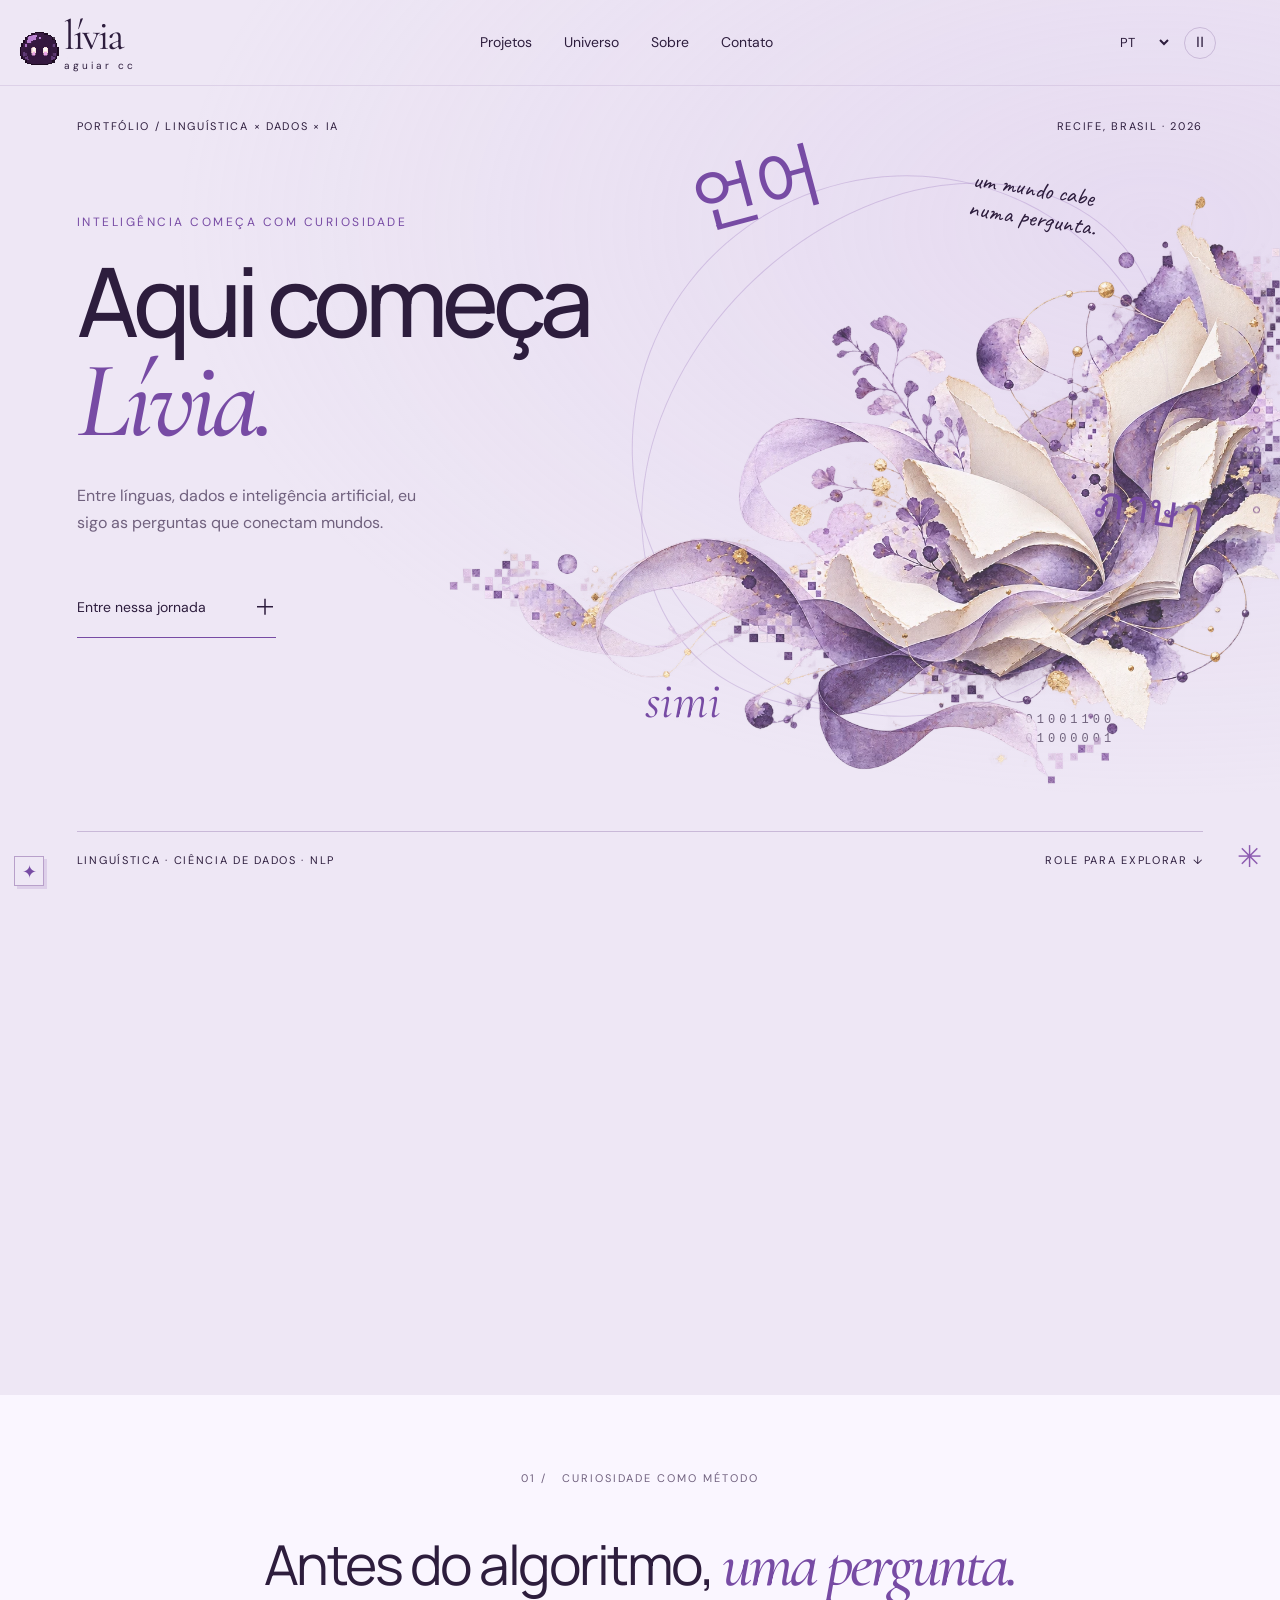
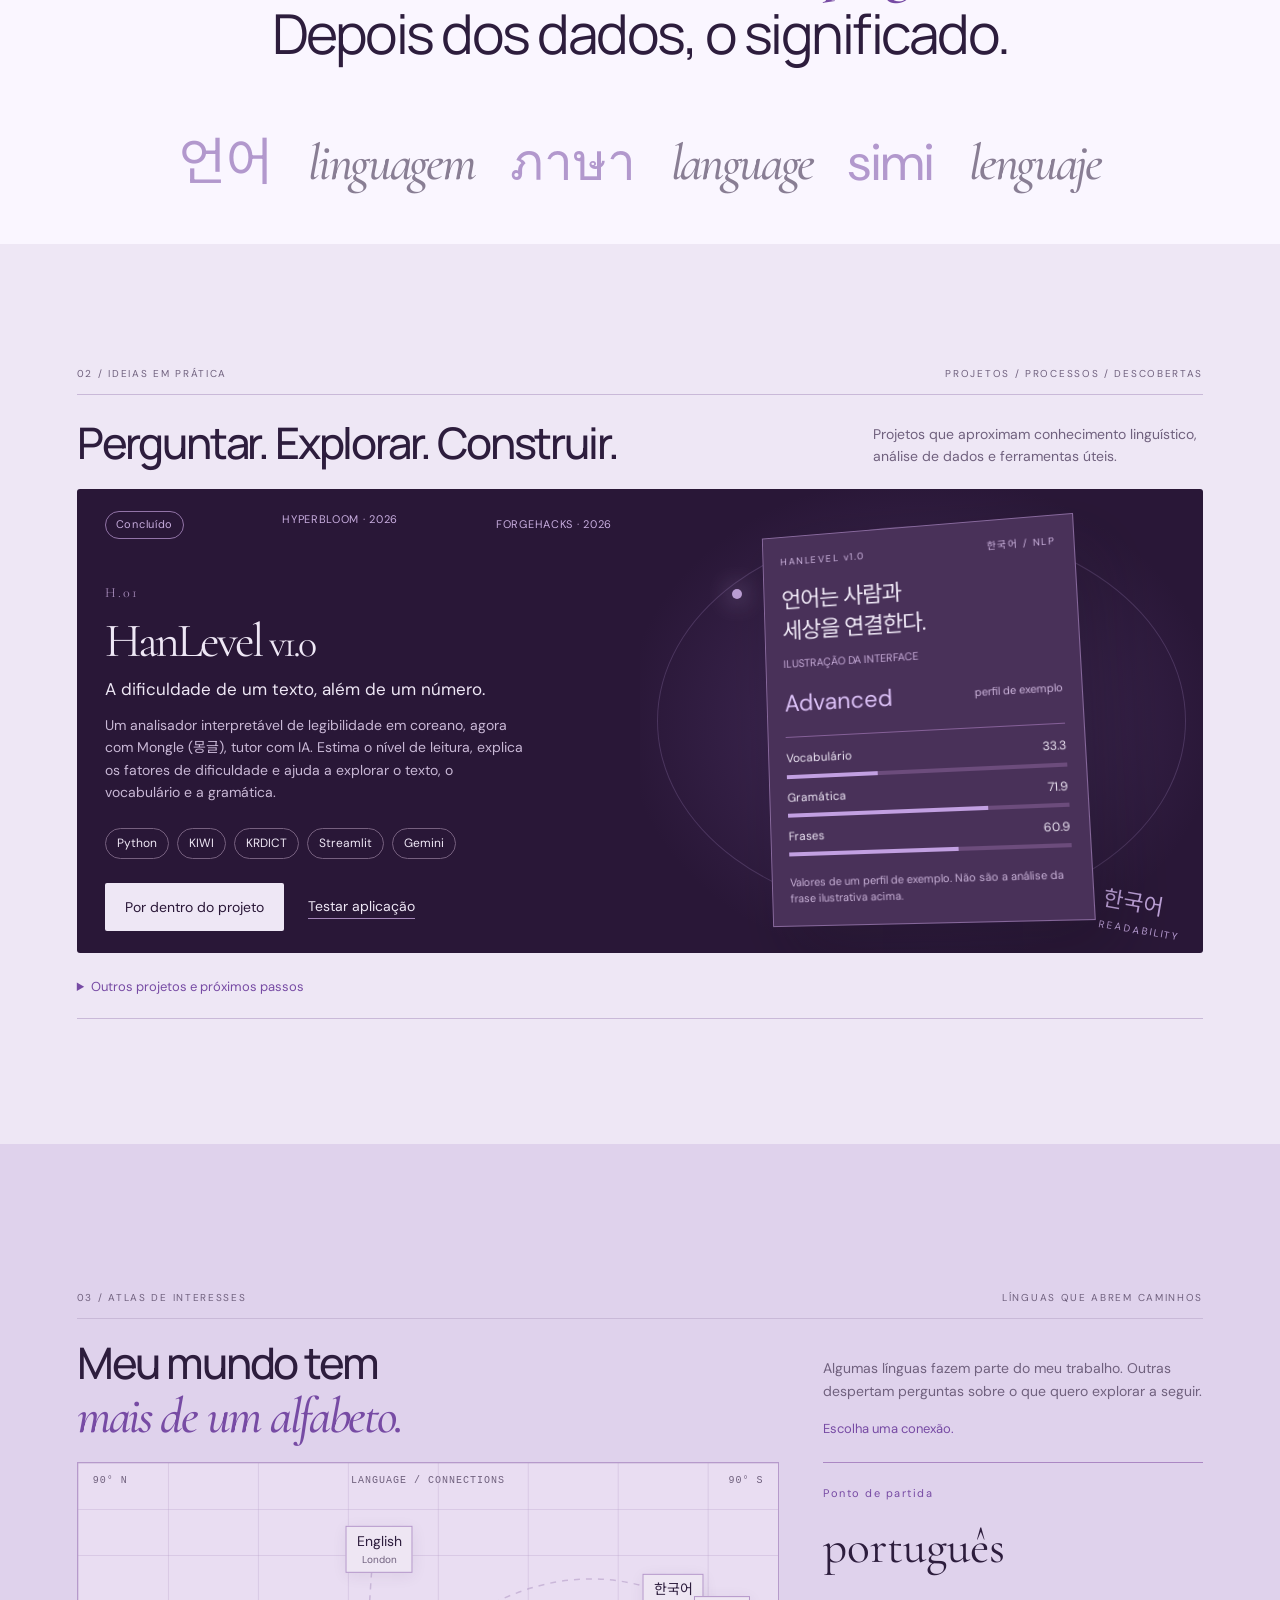
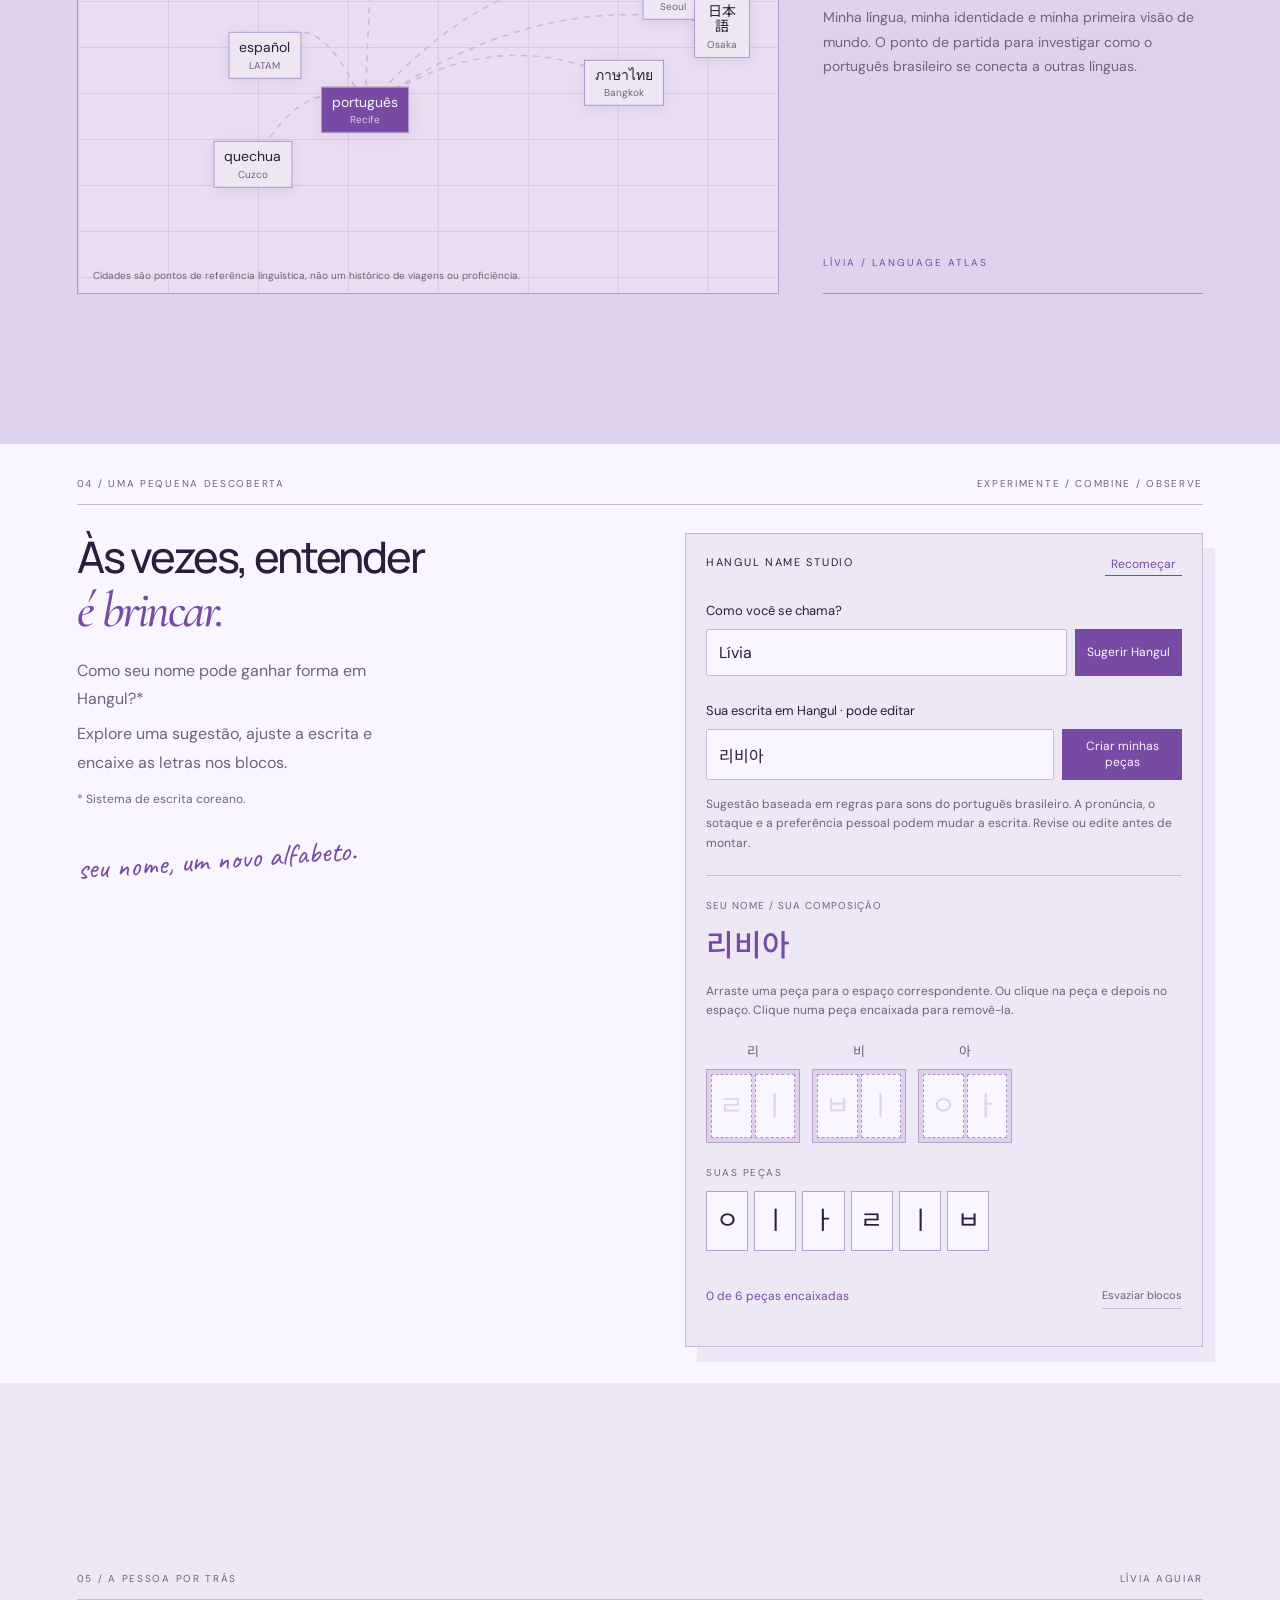
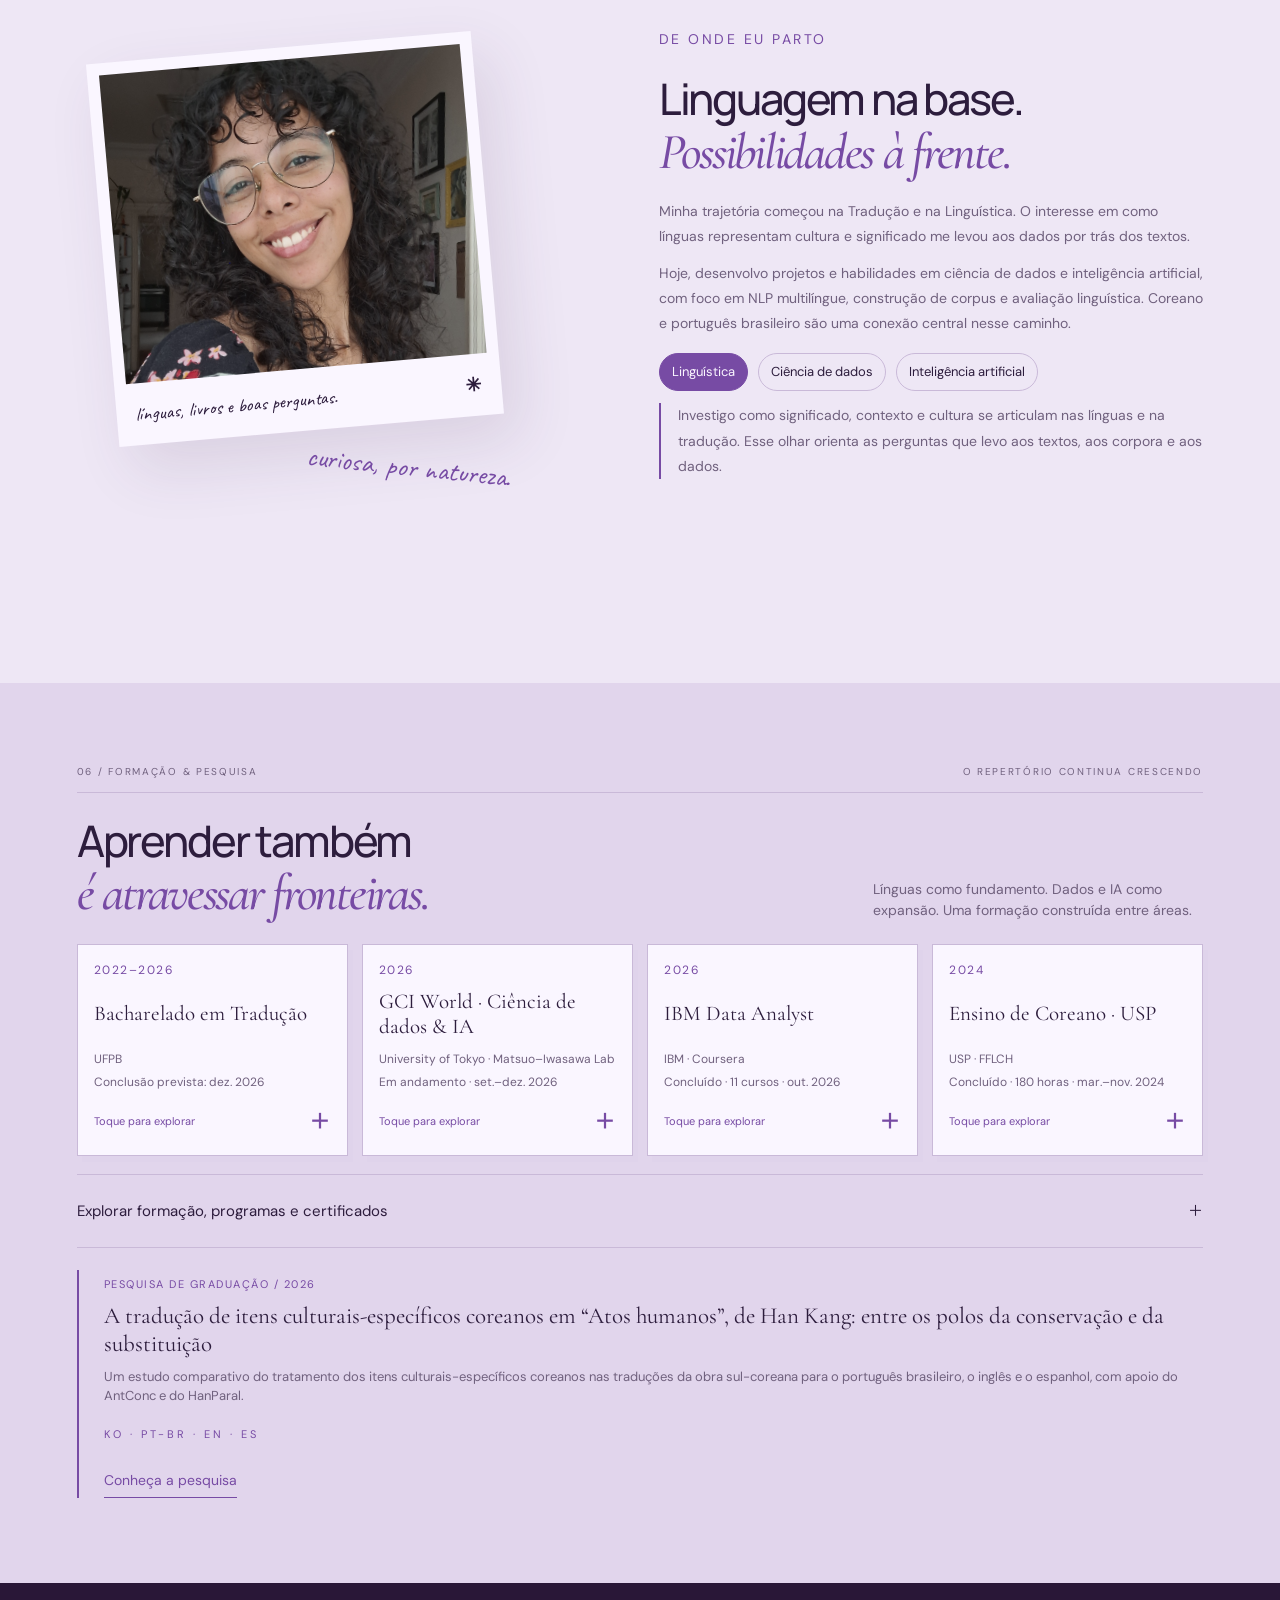
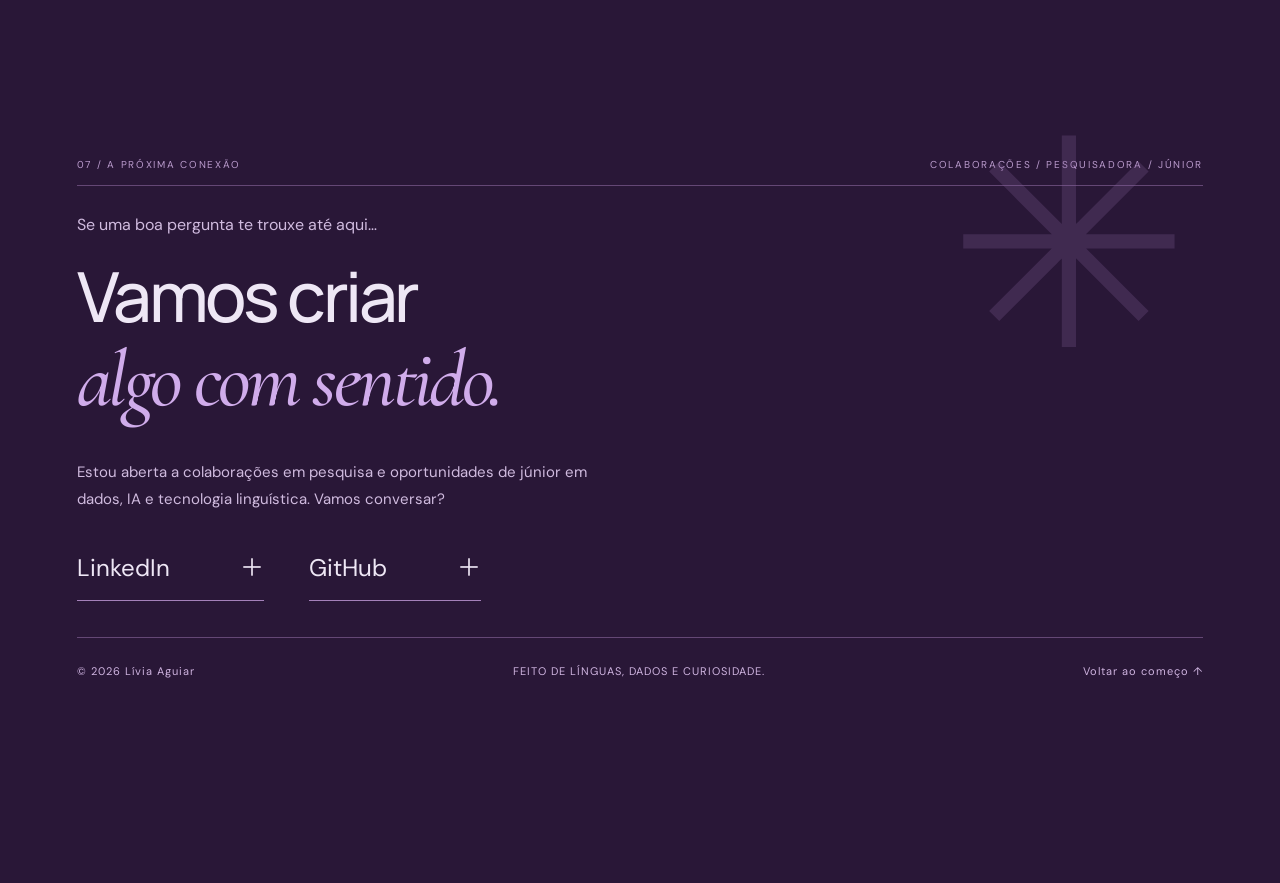
<file: index.html>
<!doctype html><html lang="pt-BR"><head><meta charset="utf-8"><meta name="viewport" content="width=device-width,initial-scale=1"><meta name="theme-color" content="#eee7f5"><title>Lívia Aguiar · Linguagem, Dados & IA</title><meta name="description" content="Uma jornada entre linguística, ciência de dados e inteligência artificial. Projetos de Lívia Aguiar em NLP multilíngue."><link rel="icon" type="image/svg+xml" href="data:image/svg+xml,%3Csvg xmlns='http://www.w3.org/2000/svg' viewBox='0 0 40 40'%3E%3Crect width='40' height='40' rx='12' fill='%23734ca4'/%3E%3Ctext x='9' y='29' fill='%23eee7f5' font-size='29' font-family='serif'%3EL%3C/text%3E%3C/svg%3E"><link rel="preconnect" href="https://fonts.googleapis.com"><link rel="preconnect" href="https://fonts.gstatic.com" crossorigin><link href="https://fonts.googleapis.com/css2?family=DM+Sans:wght@400;500;600;700&family=Manrope:wght@400;500;600;700;800&family=Cormorant+Garamond:ital,wght@0,500;0,600;1,500;1,600&family=Caveat:wght@500&family=Noto+Sans+KR:wght@400;500;600&display=swap" rel="stylesheet"><link rel="stylesheet" href="style.css?v=20261011-atlas-gap7"></head><body>
<a class="skip" href="#work" data-t="skip"></a><div id="read-progress" aria-hidden="true"></div><div class="cursor-aura" aria-hidden="true"></div><div class="journey-guide" aria-hidden="true"><span>✳</span></div>
<header class="site-header"><a class="logo" href="#home">lívia<span>aguiar cc</span></a><nav aria-label="Menu"><a href="#work" data-t="navWork"></a><a href="#atlas" data-t="navUniverse"></a><a href="#about" data-t="navAbout"></a><a href="#contact" data-t="navContact"></a></nav><div class="header-tools"><select id="language" aria-label="Language"><option value="pt-BR">PT</option><option value="en">EN</option><option value="es">ES</option><option value="ko">한국어</option></select><button id="motion-toggle" aria-label="Pause animations" aria-pressed="false">Ⅱ</button></div></header>
<main><section class="opening" id="home"><div class="opening-sticky"><div class="opening-meta"><span data-t="heroMeta"></span><span>RECIFE, BRASIL · 2026</span></div><div class="hero-copy"><p class="eyebrow" data-t="heroEyebrow"></p><h1><span data-t="heroTitleA"></span><br><em data-t="heroTitleB"></em></h1><p class="hero-intro" data-t="heroIntro"></p><a class="text-link" href="#work"><span data-t="heroCta"></span><b>＋</b></a></div><div class="hero-stage" aria-label="Lívia Aguiar"><div class="hero-art parallax" data-depth="20"><img src="assets/journey-art.webp" alt="" width="1536" height="1024"></div><div class="orbit orbit-one" aria-hidden="true"></div><div class="orbit orbit-two" aria-hidden="true"></div><span class="floating-word word-ko parallax" data-depth="25" lang="ko">언어</span><span class="floating-word word-th parallax" data-depth="-18" lang="th">ภาษา</span><span class="floating-word word-qu parallax" data-depth="18" lang="qu">simi</span><span class="hand-note" data-t="heroNote"></span><span class="pixel-label parallax" data-depth="-8">01001100<br>01000001</span></div><div class="hero-bottom"><span data-t="heroBottom"></span><span data-t="scrollHint"></span></div><div class="scene-caption" aria-hidden="true"><span data-t="sceneCaption"></span></div></div></section>
<section class="manifesto"><div class="manifesto-label"><span>01 /</span><span data-t="manifestoLabel"></span></div><p><span data-t="manifestoA"></span> <em data-t="manifestoB"></em><br><span data-t="manifestoC"></span></p><div class="word-stream"><button lang="ko">언어</button><button lang="pt-BR"><em>linguagem</em></button><button lang="th">ภาษา</button><button lang="en"><em>language</em></button><button lang="qu">simi</button><button lang="es"><em>lenguaje</em></button></div></section>
<section class="work section" id="work"><div class="section-label"><span>02 / <span data-t="workLabel"></span></span><span data-t="workMeta"></span></div><div class="section-title"><h2 data-t="workTitle"></h2><p data-t="workIntro"></p></div><article class="featured-project"><div class="feature-copy"><div class="project-status"><span data-t="completed"></span><span>HYPERBLOOM · 2026</span><span>FORGEHACKS · 2026</span></div><span class="project-index">H.01</span><h3>HanLevel <small>v1.0</small></h3><p class="project-subtitle" data-t="hanlevelSub"></p><p data-t="hanlevelDescription"></p><div class="tags"><span>Python</span><span>KIWI</span><span>KRDICT</span><span>Streamlit</span><span>Gemini</span></div><div class="feature-actions"><button class="light-button" data-project="hanlevel" data-t="caseCta"></button><a class="underlined" href="https://hanlevel-v1.streamlit.app/" target="_blank" rel="noopener" data-t="testProject"></a></div></div><div class="profiler-stage"><div class="profiler-orbit" aria-hidden="true"></div><div class="profiler-panel tilt"><div class="panel-header"><span>HANLEVEL v1.0</span><span>한국어 / NLP</span></div><div class="sample-text" lang="ko">언어는 사람과<br>세상을 연결한다.</div><div class="sample-caption" data-t="profileExample"></div><div class="profile-result"><strong>Advanced</strong><span data-t="profileResult"></span></div><div class="profile-bars"><div><span data-t="vocabulary"></span><b>33.3</b><i style="--bar:33.3%"></i></div><div><span data-t="grammar"></span><b>71.9</b><i style="--bar:71.9%"></i></div><div><span data-t="sentence"></span><b>60.9</b><i style="--bar:60.9%"></i></div></div><p class="example-note" data-t="profileNote"></p></div><div class="feature-stamp" aria-hidden="true">한국어<br><small>READABILITY</small></div></div></article>
<details class="more-projects"><summary data-t="moreProjects"></summary><div class="secondary-projects"><button class="project-small" data-project="hanparal"><div class="small-meta"><span>H.02 / CORPUS</span><span data-t="inProgress"></span></div><div class="alignment-art corpus-simple" aria-hidden="true"><span class="corpus-simple-label">KO / PT-BR</span><div class="corpus-simple-pair"><span lang="ko">한국어</span><i>↔</i><em>português</em></div><span class="corpus-simple-caption" data-t="alignment"></span></div><div class="small-title"><h3>HanParal</h3><span>＋</span></div><p data-t="hanparalSub"></p><span class="small-tools">Python · TXT / CSV · <span data-t="alignment"></span></span></button><button class="project-small" data-project="nsmc"><div class="small-meta"><span>H.03 / DATA</span><span data-t="inProgress"></span></div><div class="nsmc-art" aria-hidden="true"><strong>200<span>k</span></strong><div class="data-pixels"></div><span lang="ko">ㅋㅋㅋ <i>↔</i> ㅠㅠ</span></div><div class="small-title"><h3>NSMC</h3><span>＋</span></div><p data-t="nsmcSub"></p><span class="small-tools">Python · Pandas · Excel · EDA</span></button></div><div class="soon-row"><span data-t="onHorizon"></span><div><b class="coded-title" aria-hidden="true">#_01/\λ0@#%?</b><span class="sr-only" data-t="onHorizon"></span><small><span data-t="horangSoon"></span> <span data-t="moreSoon"></span></small></div><div><b class="coded-title" aria-hidden="true">%0λ_#?/@01\</b><span class="sr-only" data-t="onHorizon"></span><small><span data-t="benchmarkSoon"></span> <span data-t="moreSoon"></span></small></div></div></details></section>
<section class="atlas-section section" id="atlas"><div class="section-label"><span>03 / <span data-t="atlasLabel"></span></span><span data-t="atlasMeta"></span></div><div class="atlas-heading"><h2><span data-t="atlasTitleA"></span><br><em data-t="atlasTitleB"></em></h2><div><p data-t="atlasIntro"></p><span class="interaction-note" data-t="atlasHint"></span></div></div><div class="atlas-layout"><div class="atlas-map"><div class="map-coordinates" aria-hidden="true">90° N <span>LANGUAGE / CONNECTIONS</span>90° S</div><svg viewBox="0 0 900 460" preserveAspectRatio="none" aria-hidden="true"><defs><pattern id="grid" width="90" height="46" patternUnits="userSpaceOnUse"><path d="M90 0H0V46" fill="none" stroke="currentColor" stroke-width=".7"/></pattern></defs><rect width="900" height="460" fill="url(#grid)"/><g class="atlas-lines" fill="none" stroke="currentColor"><path d="M362 278Q430 20 767 135"/><path d="M362 278Q300 135 240 205"/><path d="M362 278Q430 80 450 130"/><path d="M362 278Q520 130 700 196"/><path d="M362 278Q600 40 828 175"/><path d="M362 278Q280 300 269 294"/></g><g class="map-point" fill="currentColor"><circle cx="362" cy="278" r="7"/><circle cx="767" cy="135" r="7"/><circle cx="240" cy="205" r="7"/><circle cx="450" cy="130" r="7"/><circle cx="700" cy="196" r="7"/><circle cx="828" cy="175" r="7"/><circle cx="269" cy="294" r="7"/></g></svg><button class="map-node pt active" data-language-node="pt" aria-pressed="true">português <small>Recife</small></button><button class="map-node ko" data-language-node="ko" aria-pressed="false">한국어 <small>Seoul</small></button><button class="map-node en" data-language-node="en" aria-pressed="false">English <small>London</small></button><button class="map-node es" data-language-node="es" aria-pressed="false">español <small>LATAM</small></button><button class="map-node ja" data-language-node="ja" aria-pressed="false">日本語 <small>Osaka</small></button><button class="map-node th" data-language-node="th" aria-pressed="false">ภาษาไทย <small>Bangkok</small></button><button class="map-node qu" data-language-node="qu" aria-pressed="false">quechua <small>Cuzco</small></button><span class="map-footnote" data-t="atlasFootnote"></span></div><div class="atlas-card"><span id="atlas-type"></span><h3 id="atlas-word"></h3><p id="atlas-description"></p><span class="atlas-card-bottom">LÍVIA / LANGUAGE ATLAS</span></div></div></section>
<section class="lab section" id="lab"><div class="section-label"><span>04 / <span data-t="labLabel"></span></span><span data-t="labMeta"></span></div><div class="lab-layout"><div class="lab-intro"><h2><span data-t="labTitleA"></span><br><em data-t="labTitleB"></em></h2><p data-t="labIntro"></p><p class="lab-intro-continuation" data-t="labIntroContinuation"></p><small class="hangul-footnote" data-t="hangulFootnote"></small><p class="handwritten" data-t="labNote"></p></div><div class="hangul-lab name-lab"><div class="lab-top"><span>HANGUL NAME STUDIO</span><button id="reset-lab" data-t="reset"></button></div><form id="name-form"><label for="visitor-name" data-t="nameLabel"></label><div class="name-input-row"><input id="visitor-name" type="text" maxlength="50" autocomplete="given-name" value="Lívia" required><button type="submit" data-t="nameSuggest"></button></div></form><label class="hangul-label" for="hangul-name" data-t="hangulLabel"></label><div class="name-input-row"><input id="hangul-name" type="text" maxlength="30" value="리비아" lang="ko" autocomplete="off" spellcheck="false"><button id="build-name" type="button" data-t="buildName"></button></div><p class="name-accuracy" data-t="nameAccuracy"></p><p id="name-error" role="alert"></p><div class="name-puzzle-area"><div class="name-target"><span data-t="nameTarget"></span><strong id="name-target-text" lang="ko">리비아</strong></div><p class="puzzle-hint" data-t="puzzleHint"></p><div id="name-blocks"></div><div class="name-pieces-label" data-t="piecesLabel"></div><div id="name-pieces" class="jamo-tray"></div><div class="puzzle-footer"><p id="puzzle-status" aria-live="polite"></p><button id="clear-name" type="button" data-t="clearName"></button></div></div></div></div></section>
<section class="about section" id="about"><div class="section-label"><span>05 / <span data-t="aboutLabel"></span></span><span data-t="aboutMeta"></span></div><div class="about-layout"><div class="about-portrait"><figure class="portrait-tilt"><img src="assets/livia.jpg" alt="Lívia Aguiar" width="1368" height="1824" loading="lazy"><figcaption><span data-t="portraitCaption"></span><b>✳</b></figcaption></figure><span class="portrait-note" data-t="portraitNote"></span></div><div class="about-copy"><p class="eyebrow" data-t="aboutEyebrow"></p><h2><span data-t="aboutTitleA"></span><br><em data-t="aboutTitleB"></em></h2><p data-t="aboutP1"></p><p data-t="aboutP2"></p><div class="interest-words"><button data-interest="language" class="active" data-t="interestLanguage"></button><button data-interest="data" data-t="interestData"></button><button data-interest="ai" data-t="interestAi"></button></div><p id="interest-copy" aria-live="polite"></p></div></div></section>
<section class="education section" id="education"><div class="section-label"><span>06 / <span data-t="educationLabel"></span></span><span data-t="educationMeta"></span></div><div class="section-title"><h2><span data-t="educationTitleA"></span><br><em data-t="educationTitleB"></em></h2><p data-t="educationIntro"></p></div><div class="education-highlights" id="education-highlights"></div><details class="education-details"><summary><span data-t="educationAll"></span><span>＋</span></summary><div id="education-archive"></div></details><div class="research-note"><span data-t="researchLabel"></span><h3 data-t="thesisTitle"></h3><p data-t="thesisDescription"></p><div class="research-tags">KO · PT-BR · EN · ES</div><button class="research-open" data-project="research" data-t="researchMore"></button></div></section>
<section class="contact section" id="contact"><div class="section-label"><span>07 / <span data-t="contactLabel"></span></span><span data-t="contactMeta"></span></div><div class="contact-star" aria-hidden="true">✳</div><p data-t="contactEyebrow"></p><h2><span data-t="contactTitleA"></span><br><em data-t="contactTitleB"></em></h2><p class="contact-description" data-t="contactDescription"></p><div class="contact-links"><a href="https://www.linkedin.com/in/liviaaguiarcc/" target="_blank" rel="noopener">LinkedIn <span>＋</span></a><a href="https://github.com/liviaaguiarcc/" target="_blank" rel="noopener">GitHub <span>＋</span></a></div><footer><span>© 2026 Lívia Aguiar</span><span data-t="footer"></span><a href="#home" data-t="backTop"></a></footer></section></main>
<nav class="journey-nav" aria-label="Chapters"><a href="#home" aria-label="Home" class="active"></a><a href="#work" aria-label="Projects"></a><a href="#atlas" aria-label="Language atlas"></a><a href="#lab" aria-label="Hangul playground"></a><a href="#about" aria-label="About"></a><a href="#education" aria-label="Education"></a><a href="#contact" aria-label="Contact"></a></nav>
<dialog id="case-dialog" aria-labelledby="case-title"><div class="dialog-toolbar"><span id="case-status"></span><button id="close-case" aria-label="Close">✕</button></div><div id="case-content"></div></dialog><button id="pixel-pet" type="button" aria-label="Amebinha roxa"><span aria-hidden="true"></span></button><button id="pet-toggle" type="button" aria-label="Esconder amebinha" aria-pressed="true">✦</button><script src="content.js?v=20261011-compact3"></script><script src="editorial.js?v=20261011-compact3"></script><script src="app.js?v=20261011-compact3"></script><script src="name-lab.js"></script><script src="future-projects.js"></script><script src="atlas-geometry.js?v=20261011-atlas-balanced6"></script><script src="pixel-pet.js?v=20261009-dizzy6"></script></body></html>
</file>
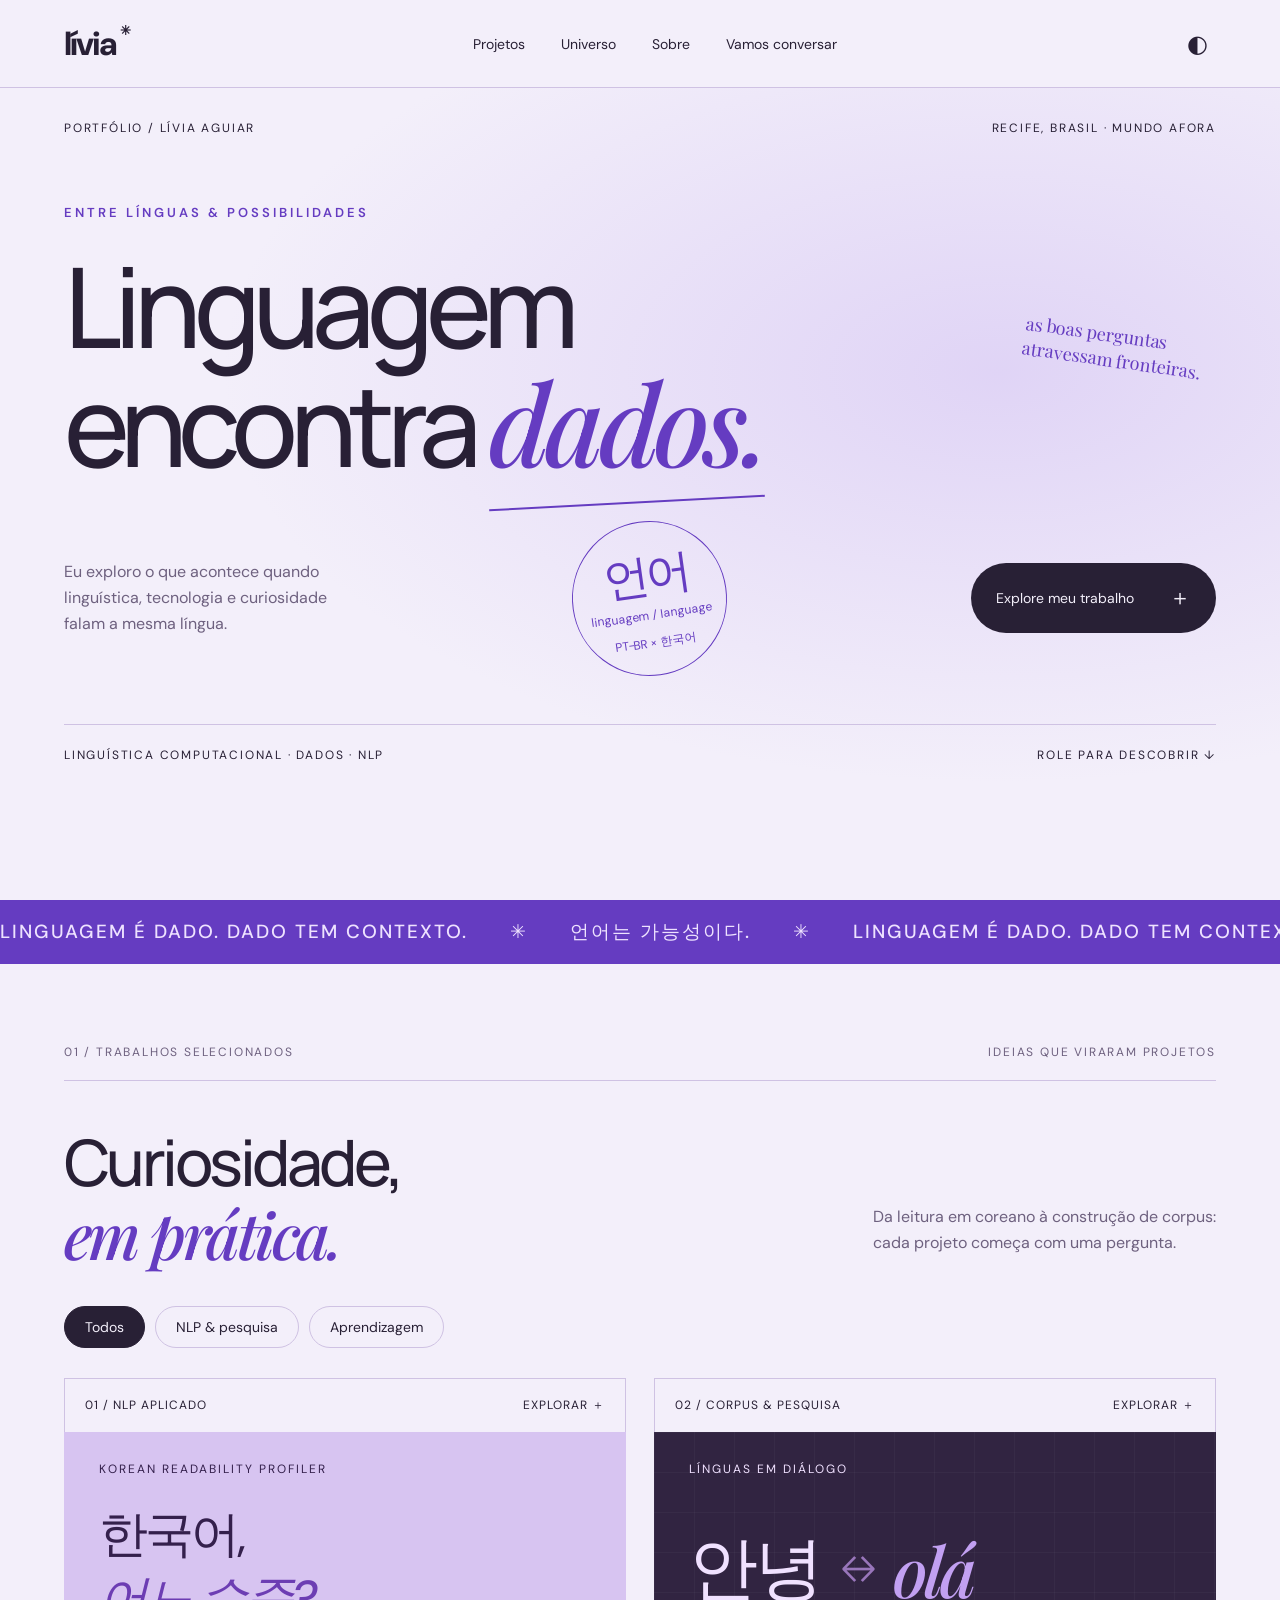
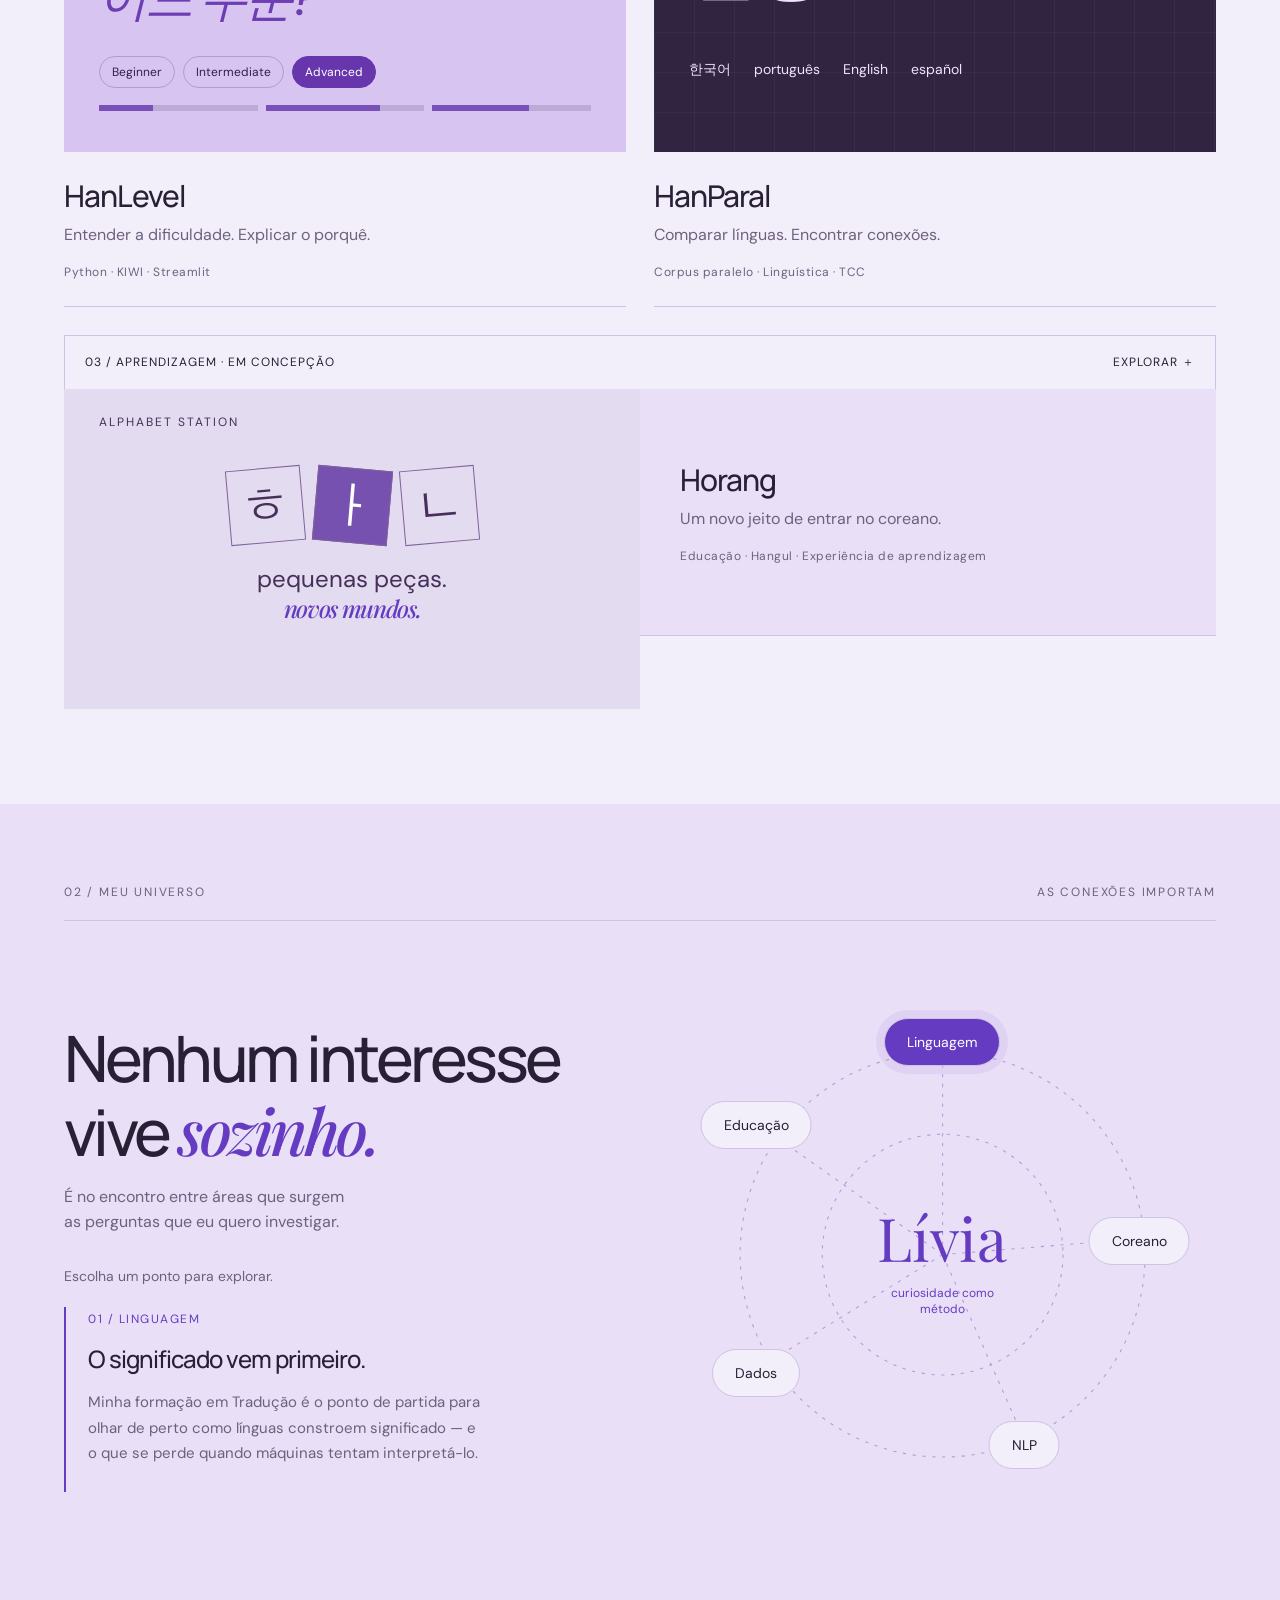
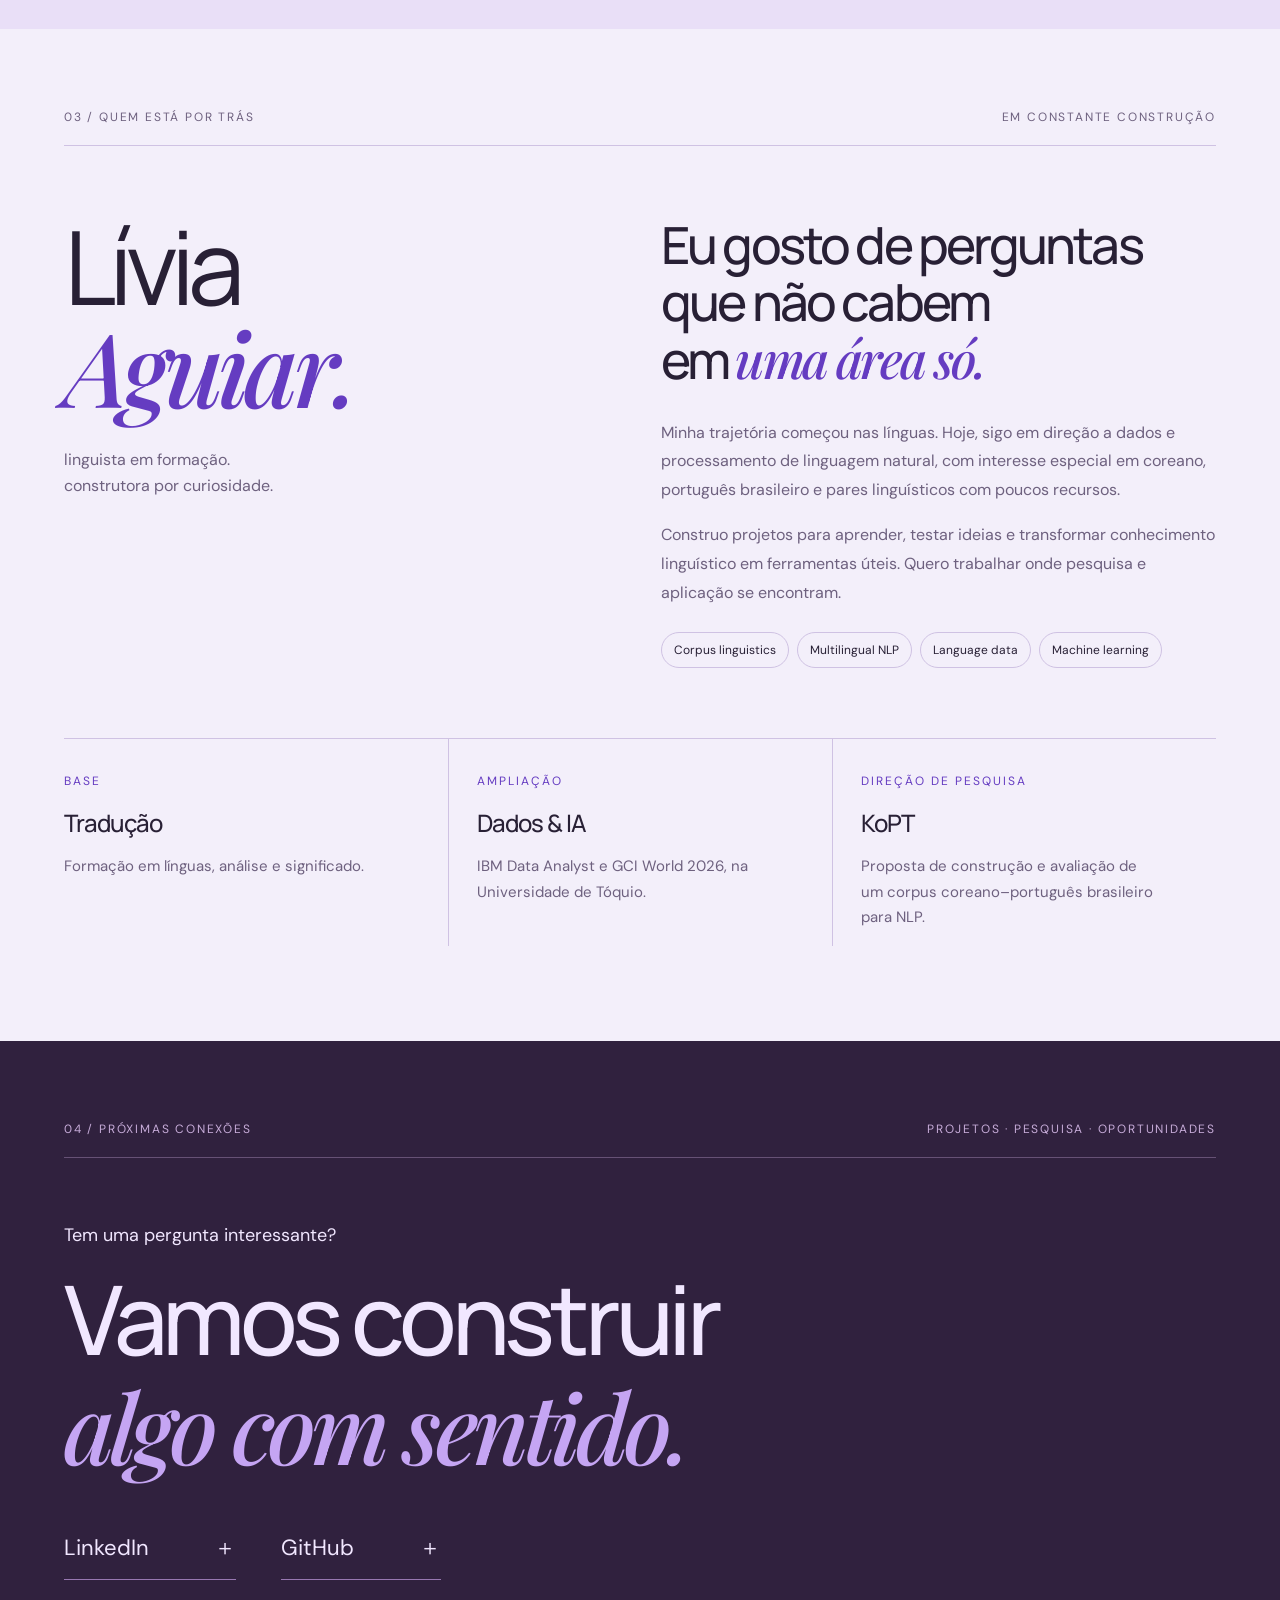
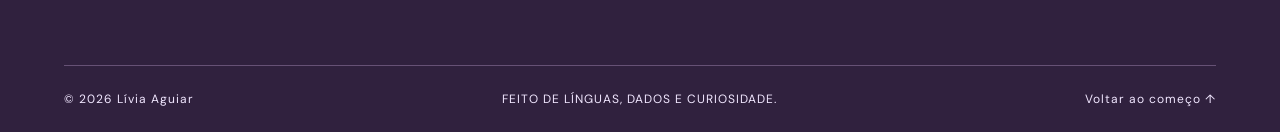
<file: nova-versao/index.html>
<!doctype html>
<html lang="pt-BR"><head><meta charset="utf-8"><meta name="viewport" content="width=device-width,initial-scale=1"><title>Lívia Aguiar · Linguagem encontra dados</title><meta name="description" content="Projetos de Lívia Aguiar em dados, linguística computacional e NLP multilíngue. Explore HanLevel, HanParal e Horang."><meta name="theme-color" content="#ede6ff"><link rel="icon" href="data:image/svg+xml,%3Csvg xmlns='http://www.w3.org/2000/svg' viewBox='0 0 40 40'%3E%3Crect width='40' height='40' rx='12' fill='%235f35bd'/%3E%3Ctext x='10' y='29' fill='%23eee7ff' font-size='29' font-family='serif'%3EL%3C/text%3E%3C/svg%3E"><link rel="stylesheet" href="style.css"></head>
<body><div class="reading-progress" aria-hidden="true"></div><a class="skip" href="#projetos">Ir para projetos</a><header><a class="wordmark" href="#inicio">lívia<span>✳</span></a><nav aria-label="Navegação principal"><a href="#projetos">Projetos</a><a href="#universo">Universo</a><a href="#sobre">Sobre</a><a href="#contato">Vamos conversar</a></nav><button id="theme" aria-label="Alternar tema">◐</button></header>
<main><section class="hero" id="inicio"><div class="hero-top"><span>PORTFÓLIO / LÍVIA AGUIAR</span><span>RECIFE, BRASIL · MUNDO AFORA</span></div><div class="hero-body"><p class="eyebrow">ENTRE LÍNGUAS & POSSIBILIDADES</p><h1>Linguagem<br>encontra <em>dados.</em></h1><div class="hero-bottom"><p>Eu exploro o que acontece quando<br>linguística, tecnologia e curiosidade<br>falam a mesma língua.</p><div class="hero-seal" aria-label="NLP multilíngue português coreano"><span>언어</span><small>linguagem / language</small><div>PT-BR × 한국어</div></div><a class="pill" href="#projetos">Explore meu trabalho <span>＋</span></a></div></div><div class="hero-footer"><span>LINGUÍSTICA COMPUTACIONAL · DADOS · NLP</span><span>ROLE PARA DESCOBRIR ↓</span></div><span class="margin-note">as boas perguntas<br>atravessam fronteiras.</span></section>
<div class="ticker" aria-hidden="true"><div>LINGUAGEM É DADO. DADO TEM CONTEXTO. <i>✳</i> 언어는 가능성이다. <i>✳</i> LINGUAGEM É DADO. DADO TEM CONTEXTO. <i>✳</i> 언어는 가능성이다. <i>✳</i></div></div>
<section class="projects section" id="projetos"><div class="section-top"><span>01 / TRABALHOS SELECIONADOS</span><span>IDEIAS QUE VIRARAM PROJETOS</span></div><div class="section-heading"><h2>Curiosidade,<br><em>em prática.</em></h2><p>Da leitura em coreano à construção de corpus:<br>cada projeto começa com uma pergunta.</p></div><div class="filters" role="group" aria-label="Filtrar projetos"><button class="active" data-filter="all" aria-pressed="true">Todos</button><button data-filter="nlp" aria-pressed="false">NLP & pesquisa</button><button data-filter="learning" aria-pressed="false">Aprendizagem</button></div>
<div class="project-grid"><button class="project-card level" data-category="nlp" data-project="hanlevel"><div class="card-top"><span>01 / NLP APLICADO</span><span>EXPLORAR ＋</span></div><div class="project-visual profiler"><span class="visual-label">KOREAN READABILITY PROFILER</span><div class="korean">한국어,<br><em>어느 수준?</em></div><div class="levels"><span>Beginner</span><span>Intermediate</span><span class="selected">Advanced</span></div><div class="bars"><span style="--w:34%"></span><span style="--w:72%"></span><span style="--w:61%"></span></div></div><div class="card-info"><h3>HanLevel</h3><p>Entender a dificuldade. Explicar o porquê.</p><span>Python · KIWI · Streamlit</span></div></button>
<button class="project-card paral" data-category="nlp" data-project="hanparal"><div class="card-top"><span>02 / CORPUS & PESQUISA</span><span>EXPLORAR ＋</span></div><div class="project-visual parallel"><span class="visual-label">LÍNGUAS EM DIÁLOGO</span><div class="language-pair"><span>안녕</span><span class="pair-sign">↔</span><em>olá</em></div><div class="corpus-lines"><span>한국어</span><span>português</span><span>English</span><span>español</span></div><div class="fine-grid" aria-hidden="true"></div></div><div class="card-info"><h3>HanParal</h3><p>Comparar línguas. Encontrar conexões.</p><span>Corpus paralelo · Linguística · TCC</span></div></button>
<button class="project-card horang" data-category="learning" data-project="horang"><div class="card-top"><span>03 / APRENDIZAGEM · EM CONCEPÇÃO</span><span>EXPLORAR ＋</span></div><div class="project-visual alphabet"><span class="visual-label">ALPHABET STATION</span><div class="hangul-blocks"><span>ㅎ</span><span>ㅏ</span><span>ㄴ</span></div><div class="assemble">pequenas peças.<br><em>novos mundos.</em></div></div><div class="card-info"><h3>Horang</h3><p>Um novo jeito de entrar no coreano.</p><span>Educação · Hangul · Experiência de aprendizagem</span></div></button></div></section>
<section class="universe section" id="universo"><div class="section-top"><span>02 / MEU UNIVERSO</span><span>AS CONEXÕES IMPORTAM</span></div><div class="universe-layout"><div><h2>Nenhum interesse<br>vive <em>sozinho.</em></h2><p>É no encontro entre áreas que surgem<br>as perguntas que eu quero investigar.</p><p class="map-hint">Escolha um ponto para explorar.</p><div class="map-detail" aria-live="polite"><span id="map-number">01 / LINGUAGEM</span><h3 id="map-title">O significado vem primeiro.</h3><p id="map-copy">Minha formação em Tradução é o ponto de partida para olhar de perto como línguas constroem significado — e o que se perde quando máquinas tentam interpretá-lo.</p></div></div><div class="interest-map"><svg viewBox="0 0 500 500" aria-hidden="true"><circle cx="250" cy="250" r="185"/><circle cx="250" cy="250" r="110"/><path d="M250 250L250 55M250 250L435 235M250 250L325 420M250 250L80 355M250 250L80 130"/></svg><div class="map-center">Lívia<small>curiosidade como método</small></div><button class="node node-0 active" data-node="0">Linguagem</button><button class="node node-1" data-node="1">Coreano</button><button class="node node-2" data-node="2">NLP</button><button class="node node-3" data-node="3">Dados</button><button class="node node-4" data-node="4">Educação</button></div></div></section>
<section class="about section" id="sobre"><div class="section-top"><span>03 / QUEM ESTÁ POR TRÁS</span><span>EM CONSTANTE CONSTRUÇÃO</span></div><div class="about-grid"><div class="about-name">Lívia<br><em>Aguiar.</em><span>linguista em formação.<br>construtora por curiosidade.</span></div><div class="about-copy"><h2>Eu gosto de perguntas<br>que não cabem<br>em <em>uma área só.</em></h2><p>Minha trajetória começou nas línguas. Hoje, sigo em direção a dados e processamento de linguagem natural, com interesse especial em coreano, português brasileiro e pares linguísticos com poucos recursos.</p><p>Construo projetos para aprender, testar ideias e transformar conhecimento linguístico em ferramentas úteis. Quero trabalhar onde pesquisa e aplicação se encontram.</p><div class="about-tags"><span>Corpus linguistics</span><span>Multilingual NLP</span><span>Language data</span><span>Machine learning</span></div></div></div><div class="trajectory"><article><span>BASE</span><h3>Tradução</h3><p>Formação em línguas, análise e significado.</p></article><article><span>AMPLIAÇÃO</span><h3>Dados & IA</h3><p>IBM Data Analyst e GCI World 2026, na Universidade de Tóquio.</p></article><article><span>DIREÇÃO DE PESQUISA</span><h3>KoPT</h3><p>Proposta de construção e avaliação de um corpus coreano–português brasileiro para NLP.</p></article></div></section>
<section class="contact section" id="contato"><div class="section-top"><span>04 / PRÓXIMAS CONEXÕES</span><span>PROJETOS · PESQUISA · OPORTUNIDADES</span></div><p>Tem uma pergunta interessante?</p><h2>Vamos construir<br><em>algo com sentido.</em></h2><div class="contact-links"><a href="https://www.linkedin.com/in/liviaaguiarcc/" target="_blank" rel="noopener">LinkedIn <span>＋</span></a><a href="https://github.com/liviaaguiarcc" target="_blank" rel="noopener">GitHub <span>＋</span></a></div><footer><span>© 2026 Lívia Aguiar</span><span>FEITO DE LÍNGUAS, DADOS E CURIOSIDADE.</span><a href="#inicio">Voltar ao começo ↑</a></footer></section></main>
<dialog id="project-dialog"><div class="dialog-top"><span id="dialog-category"></span><button id="close-dialog" aria-label="Fechar projeto">✕</button></div><h2 id="dialog-title"></h2><p id="dialog-intro" class="dialog-intro"></p><div class="dialog-body" id="dialog-body"></div><a id="dialog-link" class="pill" target="_blank" rel="noopener">Explorar no GitHub ＋</a></dialog><script src="app.js"></script></body></html>
</file>
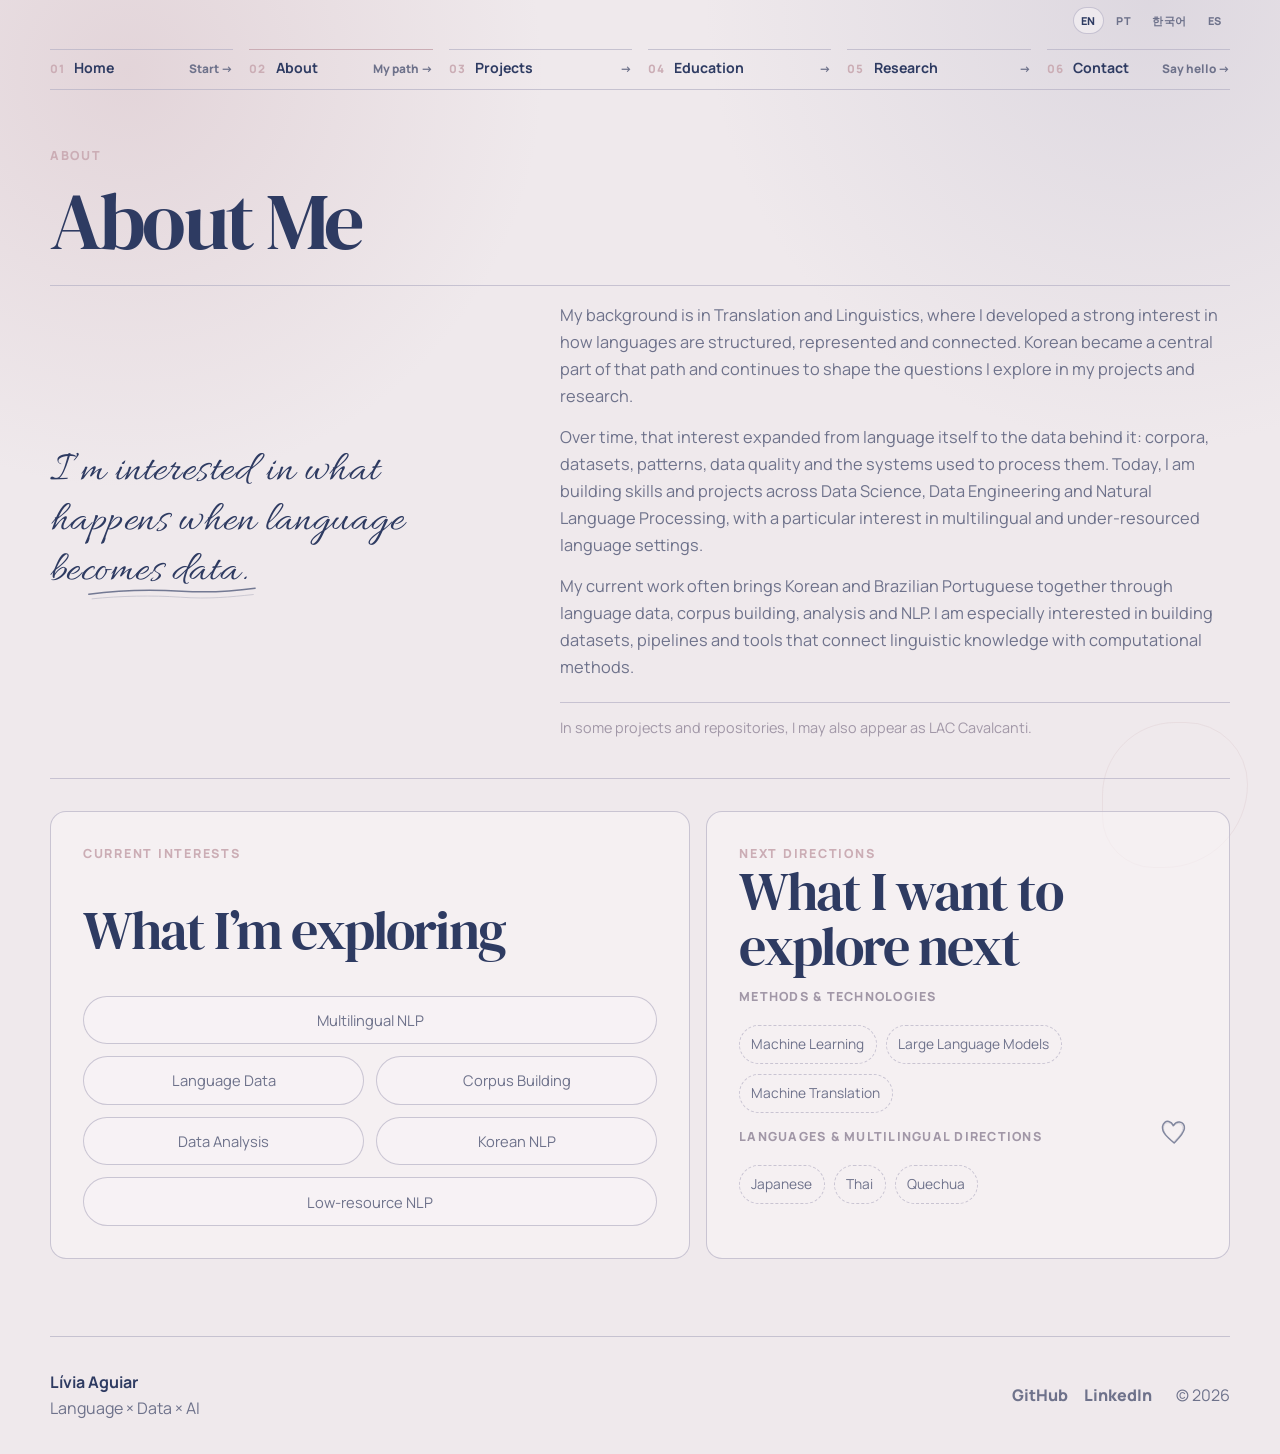
<file: about.html>
<!doctype html>
<html lang="en">
  <head>
    <meta charset="UTF-8" />
    <meta name="viewport" content="width=device-width, initial-scale=1.0" />
    <meta name="description" content="About Lívia Aguiar: language data, data science, NLP and multilingual language technology with a Korean and Brazilian Portuguese focus." />
    <meta property="og:title" content="About — Lívia Aguiar" />
    <meta property="og:description" content="A profile at the intersection of language, data and NLP." />
    <meta property="og:type" content="website" />
    <title>About — Lívia Aguiar</title>
    <link rel="icon" href="assets/icons/favicon.svg" type="image/svg+xml" />
    <link rel="preconnect" href="https://fonts.googleapis.com" />
    <link rel="preconnect" href="https://fonts.gstatic.com" crossorigin />
    <link href="https://fonts.googleapis.com/css2?family=Allura&family=DM+Serif+Display&family=Manrope:wght@400;500;600;700;800&display=swap" rel="stylesheet" />
    <link rel="stylesheet" href="css/style.css" />
  </head>
  <body data-page="about">
    <a class="skip-link" href="#main">Skip to content</a>
    <nav class="editorial-nav" aria-label="Main navigation"><a href="index.html"><span>01</span><strong>Home</strong><em>Start →</em></a><a class="is-active" href="about.html" aria-current="page"><span>02</span><strong>About</strong><em>My path →</em></a><a href="projects.html"><span>03</span><strong>Projects</strong><em>→</em></a><a href="education.html"><span>04</span><strong>Education</strong><em>→</em></a><a href="research.html"><span>05</span><strong>Research</strong><em>→</em></a><a href="contact.html"><span>06</span><strong>Contact</strong><em>Say hello →</em></a></nav>
    <main id="main" class="page-shell">
      <header class="page-intro about-intro reveal"><p class="eyebrow">About</p><h1>About Me</h1></header>
      <section class="about-editorial reveal" aria-label="About Lívia Aguiar">
        <p class="about-statement">I’m interested in what happens when language becomes data.</p>
        <div class="about-narrative">
          <p>My background is in Translation and Linguistics, where I developed a strong interest in how languages are structured, represented and connected. Korean became a central part of that path and continues to shape the questions I explore in my projects and research.</p>
          <p>Over time, that interest expanded from language itself to the data behind it: corpora, datasets, patterns, data quality and the systems used to process them. Today, I am building skills and projects across Data Science, Data Engineering and Natural Language Processing, with a particular interest in multilingual and under-resourced language settings.</p>
          <p>My current work often brings Korean and Brazilian Portuguese together through language data, corpus building, analysis and NLP. I am especially interested in building datasets, pipelines and tools that connect linguistic knowledge with computational methods.</p>
          <p class="alias-note">In some projects and repositories, I may also appear as LAC Cavalcanti.</p>
        </div>
      </section>
      <section class="about-interest-grid reveal" aria-label="Current and future interests">
        <article class="interest-panel current-interests" aria-labelledby="interests-title"><p class="eyebrow">Current interests</p><h2 id="interests-title">What I’m exploring</h2><ul class="tag-list"><li>Multilingual NLP</li><li>Language Data</li><li>Corpus Building</li><li>Data Analysis</li><li>Korean NLP</li><li>Low-resource NLP</li></ul></article>
        <article class="interest-panel next-interests" aria-labelledby="next-title"><p class="eyebrow">Next directions</p><h2 id="next-title">What I want to explore next</h2><div class="future-group"><h3>Methods & Technologies</h3><ul class="tag-list future-tags"><li>Machine Learning</li><li>Large Language Models</li><li>Machine Translation</li></ul></div><div class="future-group"><h3>Languages & Multilingual Directions</h3><ul class="tag-list future-tags"><li>Japanese</li><li>Thai</li><li>Quechua</li></ul></div></article>
      </section>
    </main>
    <footer class="site-footer"><div><strong>Lívia Aguiar</strong><p>Language × Data × AI</p></div><nav aria-label="Footer links"><a href="https://github.com/liviaaguiarcc/" target="_blank" rel="noreferrer">GitHub</a><a href="https://www.linkedin.com/in/liviaaguiarcc/" target="_blank" rel="noreferrer">LinkedIn</a></nav><p>© <span data-year></span></p></footer>
    <script src="js/i18n.js"></script><script src="js/main.js"></script>
  </body>
</html>
</file>
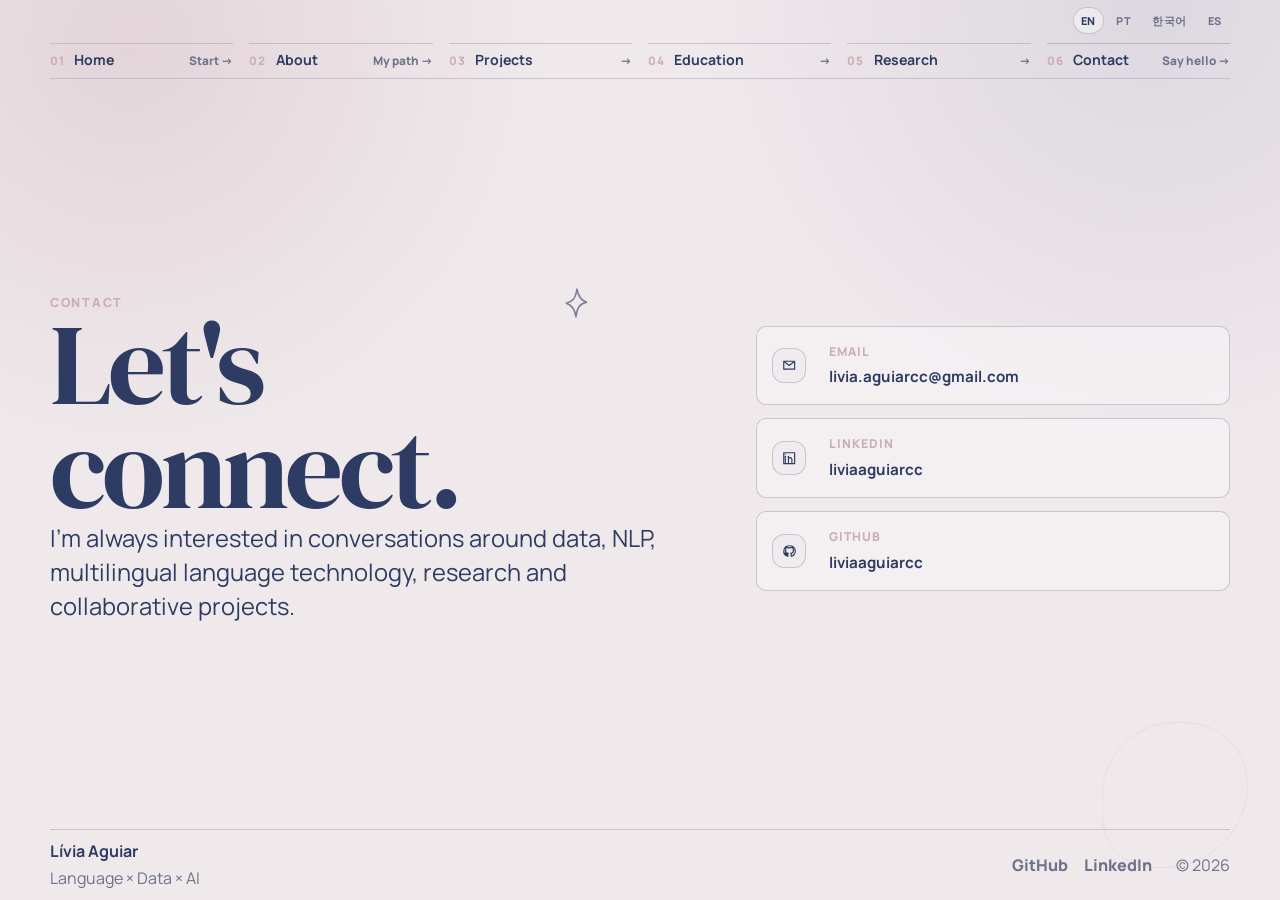
<file: contact.html>
<!doctype html>
<html lang="en">
  <head><meta charset="UTF-8" /><meta name="viewport" content="width=device-width, initial-scale=1.0" /><meta name="description" content="Contact Lívia Aguiar for conversations around data, NLP, multilingual language technology and research." /><meta property="og:title" content="Contact — Lívia Aguiar" /><meta property="og:description" content="Let's connect around data, NLP, language technology and collaborative projects." /><meta property="og:type" content="website" /><title>Contact — Lívia Aguiar</title><link rel="icon" href="assets/icons/favicon.svg" type="image/svg+xml" /><link rel="preconnect" href="https://fonts.googleapis.com" /><link rel="preconnect" href="https://fonts.gstatic.com" crossorigin /><link href="https://fonts.googleapis.com/css2?family=DM+Serif+Display&family=Manrope:wght@400;500;600;700;800&display=swap" rel="stylesheet" /><link rel="stylesheet" href="css/style.css" /></head>
  <body data-page="contact"><a class="skip-link" href="#main">Skip to content</a><nav class="editorial-nav" aria-label="Main navigation"><a href="index.html"><span>01</span><strong>Home</strong><em>Start →</em></a><a href="about.html"><span>02</span><strong>About</strong><em>My path →</em></a><a href="projects.html"><span>03</span><strong>Projects</strong><em>→</em></a><a href="education.html"><span>04</span><strong>Education</strong><em>→</em></a><a href="research.html"><span>05</span><strong>Research</strong><em>→</em></a><a class="is-active" href="contact.html" aria-current="page"><span>06</span><strong>Contact</strong><em>Say hello →</em></a></nav>
    <main id="main" class="page-shell contact-page"><section class="contact-card reveal"><div class="contact-copy"><p class="eyebrow">Contact</p><h1>Let's connect.</h1><p class="lede">I'm always interested in conversations around data, NLP, multilingual language technology, research and collaborative projects.</p></div><div class="address-book"><a class="contact-method" href="mailto:livia.aguiarcc@gmail.com"><svg viewBox="0 0 24 24" aria-hidden="true" focusable="false"><path d="M4.75 6.75h14.5v10.5H4.75z"/><path d="m5.5 7.5 6.5 5 6.5-5"/></svg><span>Email</span><strong>livia.aguiarcc@gmail.com</strong></a><a class="contact-method" href="https://www.linkedin.com/in/liviaaguiarcc/" target="_blank" rel="noreferrer"><svg viewBox="0 0 24 24" aria-hidden="true" focusable="false"><path d="M6.8 9.5v8"/><path d="M6.8 6.8v.1"/><path d="M11 17.5v-8"/><path d="M11 12.8c.5-2.1 4.6-2.4 4.6 1.1v3.6"/><path d="M4.75 4.75h14.5v14.5H4.75z"/></svg><span>LinkedIn</span><strong>liviaaguiarcc</strong></a><a class="contact-method" href="https://github.com/liviaaguiarcc/" target="_blank" rel="noreferrer"><svg viewBox="0 0 24 24" aria-hidden="true" focusable="false"><path d="M12 4.8a7.2 7.2 0 0 0-2.3 14c.4.1.5-.2.5-.4v-1.3c-2.2.5-2.7-.9-2.7-.9-.4-.9-.9-1.1-.9-1.1-.7-.5.1-.5.1-.5.8.1 1.2.8 1.2.8.7 1.2 1.9.9 2.3.7.1-.5.3-.9.5-1.1-1.8-.2-3.6-.9-3.6-4 0-.9.3-1.6.8-2.2-.1-.2-.4-1 .1-2.1 0 0 .7-.2 2.3.8.7-.2 1.4-.3 2.1-.3s1.4.1 2.1.3c1.6-1 2.3-.8 2.3-.8.5 1.1.2 1.9.1 2.1.5.6.8 1.3.8 2.2 0 3.1-1.9 3.8-3.6 4 .3.2.5.7.5 1.4v2c0 .2.1.5.5.4A7.2 7.2 0 0 0 12 4.8Z"/></svg><span>GitHub</span><strong>liviaaguiarcc</strong></a></div></section></main>
    <footer class="site-footer"><div><strong>Lívia Aguiar</strong><p>Language × Data × AI</p></div><nav aria-label="Footer links"><a href="https://github.com/liviaaguiarcc/" target="_blank" rel="noreferrer">GitHub</a><a href="https://www.linkedin.com/in/liviaaguiarcc/" target="_blank" rel="noreferrer">LinkedIn</a></nav><p>© <span data-year></span></p></footer><script src="js/i18n.js"></script><script src="js/main.js"></script></body>
</html>
</file>
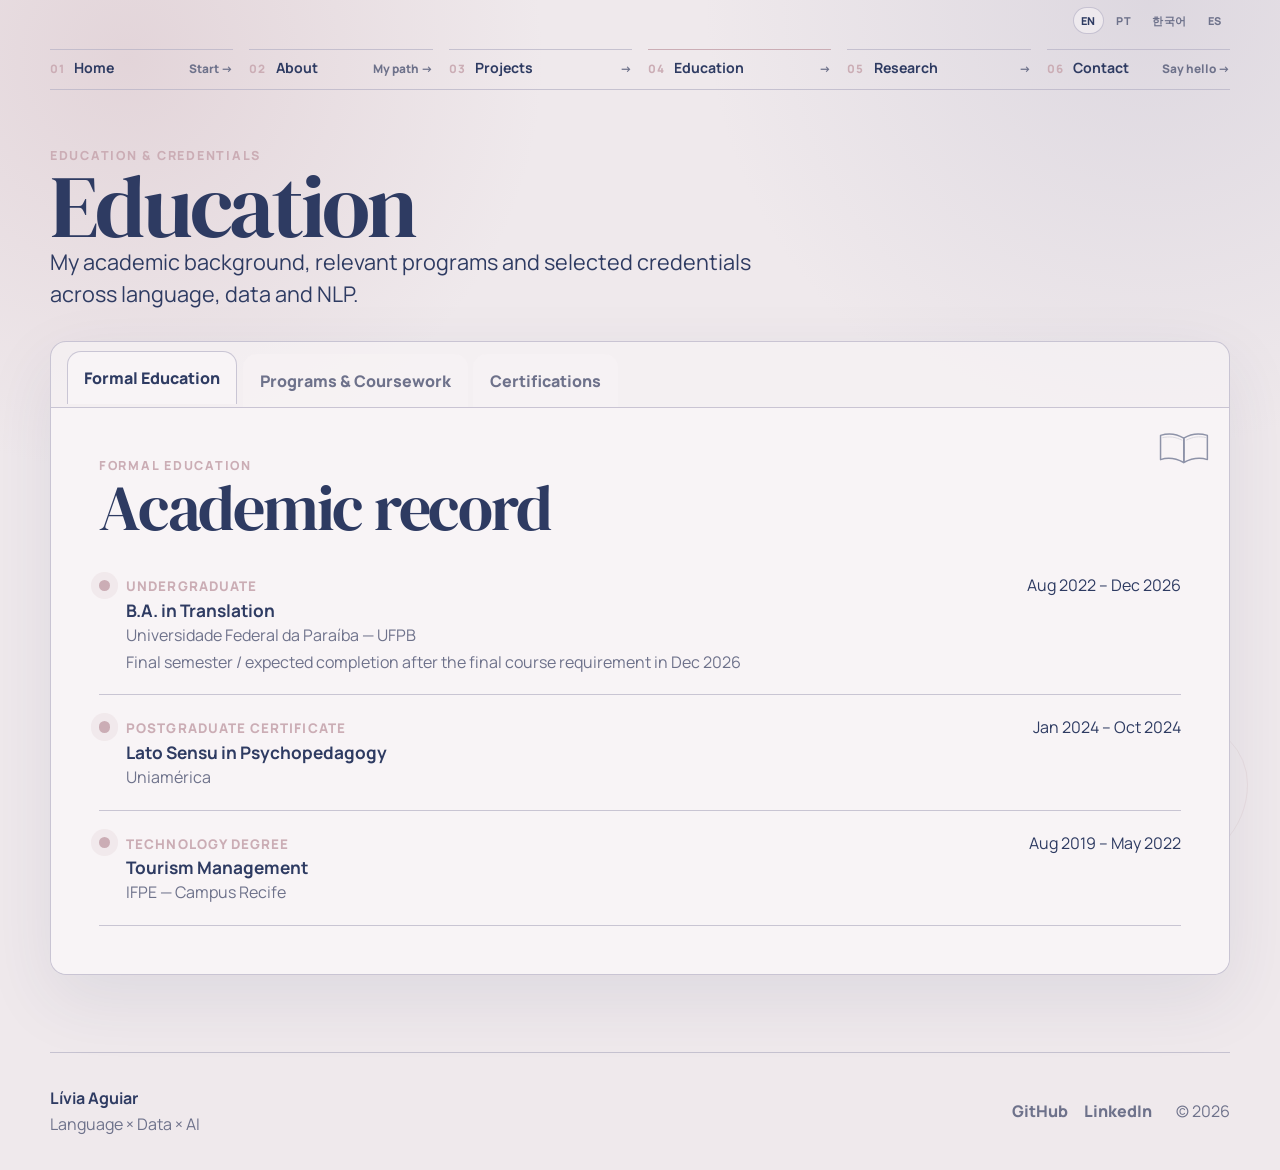
<file: education.html>
<!doctype html>
<html lang="en">
  <head>
    <meta charset="UTF-8" />
    <meta name="viewport" content="width=device-width, initial-scale=1.0" />
    <meta name="description" content="Education and credentials across language, data and NLP." />
    <meta property="og:title" content="Education — Lívia Aguiar" />
    <meta property="og:description" content="Academic background, relevant programs and selected credentials." />
    <meta property="og:type" content="website" />
    <title>Education — Lívia Aguiar</title>
    <link rel="icon" href="assets/icons/favicon.svg" type="image/svg+xml" />
    <link rel="preconnect" href="https://fonts.googleapis.com" />
    <link rel="preconnect" href="https://fonts.gstatic.com" crossorigin />
    <link href="https://fonts.googleapis.com/css2?family=DM+Serif+Display&family=Manrope:wght@400;500;600;700;800&display=swap" rel="stylesheet" />
    <link rel="stylesheet" href="css/style.css" />
  </head>
  <body data-page="education">
    <a class="skip-link" href="#main">Skip to content</a>
    <nav class="editorial-nav" aria-label="Main navigation"><a href="index.html"><span>01</span><strong>Home</strong><em>Start →</em></a><a href="about.html"><span>02</span><strong>About</strong><em>My path →</em></a><a href="projects.html"><span>03</span><strong>Projects</strong><em>→</em></a><a class="is-active" href="education.html" aria-current="page"><span>04</span><strong>Education</strong><em>→</em></a><a href="research.html"><span>05</span><strong>Research</strong><em>→</em></a><a href="contact.html"><span>06</span><strong>Contact</strong><em>Say hello →</em></a></nav>
    <main id="main" class="page-shell">
      <header class="page-intro education-top reveal"><div><p class="eyebrow">Education & Credentials</p><h1>Education</h1><p class="lede">My academic background, relevant programs and selected credentials across language, data and NLP.</p></div></header>
      <section class="archive-tabs reveal" aria-label="Education categories">
        <div class="tab-list" role="tablist" aria-label="Education categories"><button class="archive-tab is-active" type="button" role="tab" id="education-formal-tab" aria-selected="true" aria-controls="education-formal">Formal Education</button><button class="archive-tab" type="button" role="tab" id="education-programs-tab" aria-selected="false" aria-controls="education-programs" tabindex="-1">Programs & Coursework</button><button class="archive-tab" type="button" role="tab" id="education-certifications-tab" aria-selected="false" aria-controls="education-certifications" tabindex="-1">Certifications</button></div>
        <div class="tab-window">
          <section class="tab-panel is-active" id="education-formal" role="tabpanel" tabindex="0" aria-labelledby="education-formal-tab"><p class="eyebrow">Formal Education</p><h2>Academic record</h2><div class="academic-record"><article><span class="record-dot" aria-hidden="true"></span><div><small>Undergraduate</small><h3>B.A. in Translation</h3><p>Universidade Federal da Paraíba — UFPB</p><p>Final semester / expected completion after the final course requirement in Dec 2026</p></div><time>Aug 2022 – Dec 2026</time></article><article><span class="record-dot" aria-hidden="true"></span><div><small>Postgraduate Certificate</small><h3>Lato Sensu in Psychopedagogy</h3><p>Uniamérica</p></div><time>Jan 2024 – Oct 2024</time></article><article><span class="record-dot" aria-hidden="true"></span><div><small>Technology Degree</small><h3>Tourism Management</h3><p>IFPE — Campus Recife</p></div><time>Aug 2019 – May 2022</time></article></div></section>
          <section class="tab-panel" id="education-programs" role="tabpanel" tabindex="0" aria-labelledby="education-programs-tab" hidden><p class="eyebrow">Programs & Coursework</p><h2>Structured training</h2><div class="program-grid"><article class="program-feature"><small>Sep 2026 – Dec 2026 · In Progress</small><h3>Global Consumer Intelligence (GCI) World Program</h3><p>Matsuo–Iwasawa Laboratory · The University of Tokyo</p><p>International program covering data science, AI, consumer intelligence, business applications, and hands-on project development.</p></article><article><small>2026 – Present · In Progress</small><h3>IBM Data Analyst Professional Certificate</h3><p>IBM · Coursera</p><p>Professional certificate program covering data analysis, spreadsheets, SQL, Python, data visualization and analytics tools.</p></article><article><small>2026</small><h3>K-MOOC Coursework — Korea University / 고려대학교</h3><ul><li>Literary Data Analysis Practicum (문학 데이터 분석 실습)</li><li>Introduction to Data Analysis (데이터 분석 기초)</li><li>Introductory Linguistics in the AI Era</li></ul></article><article><small>Mar 2024 – Nov 2024</small><h3>Aperfeiçoamento em Ensino de Coreano como Língua Estrangeira</h3><p>Universidade de São Paulo (USP)</p><p>Advanced training course in Teaching Korean as a Foreign Language, offered through FFLCH's University Culture and Extension Service.</p></article><article><small>Sep 2026 – Dec 2026 · In Progress</small><h3>Análise de Dados: Meus primeiros passos em Python!</h3><p>PrograMaria</p><p>Practical data analysis program introducing Python fundamentals, data manipulation, exploratory analysis, and hands-on exercises with real-world datasets.</p></article></div></section>
          <section class="tab-panel" id="education-certifications" role="tabpanel" tabindex="0" aria-labelledby="education-certifications-tab" hidden><div class="panel-header"><div><p class="eyebrow">Certifications</p><h2>Selected credentials</h2></div></div><div class="credential-rows grouped-credentials"><section class="credential-group" aria-labelledby="ibm-data-analytics"><h3 id="ibm-data-analytics">IBM · Data Analytics</h3><article><div><h4>IBM Data Analyst Professional Certificate</h4><p>IBM · Coursera</p><div class="nested-certificates"><p>Completed certificates within the program:</p><ul><li>Introduction to Data Analytics — IBM · Sep 2026</li><li>Excel Basics for Data Analysis — IBM · Sep 2026</li><li>Databases and SQL for Data Science with Python — IBM · Sep 2026</li><li>Data Visualization and Dashboards with Excel and Cognos — IBM · Sep 2026</li></ul></div></div><p>Status: In Progress</p></article></section><section class="credential-group" aria-labelledby="data-programming"><h3 id="data-programming">Data & Programming</h3><article><h4>Microsoft Excel 2016</h4><p>Fundação Bradesco · Sep 2026</p></article><article><h4>Imersão Engenharia de Dados com IA</h4><p>Alura · Sep 2026</p></article><article><h4>The Legend of Python</h4><p>Codédex · Jul 2026</p></article></section><section class="credential-group" aria-labelledby="computational-linguistics"><h3 id="computational-linguistics">Computational Linguistics & Language Data</h3><article><h4>Literary Data Analysis Practicum (문학 데이터 분석 실습)</h4><p>Korea University / 고려대학교 · Jul 2026</p></article><article><h4>Introduction to Data Analysis (데이터 분석 기초)</h4><p>Korea University / 고려대학교 · Jul 2026</p></article><article><h4>Introductory Linguistics in the AI Era</h4><p>Korea University / 고려대학교 · Jun 2026</p></article></section><section class="credential-group" aria-labelledby="language-proficiency"><h3 id="language-proficiency">Language Proficiency</h3><article><div><h4>TOPIK II — Level 5 (5급)</h4><p>National Institute for International Education — NIIED</p><p>Advanced Korean Proficiency</p></div><p>Issued Nov 2023</p></article></section></div></section>
        </div>
      </section>
    </main>
    <footer class="site-footer"><div><strong>Lívia Aguiar</strong><p>Language × Data × AI</p></div><nav aria-label="Footer links"><a href="https://github.com/liviaaguiarcc/" target="_blank" rel="noreferrer">GitHub</a><a href="https://www.linkedin.com/in/liviaaguiarcc/" target="_blank" rel="noreferrer">LinkedIn</a></nav><p>© <span data-year></span></p></footer>
    <script src="js/i18n.js"></script><script src="js/main.js"></script>
  </body>
</html>
</file>
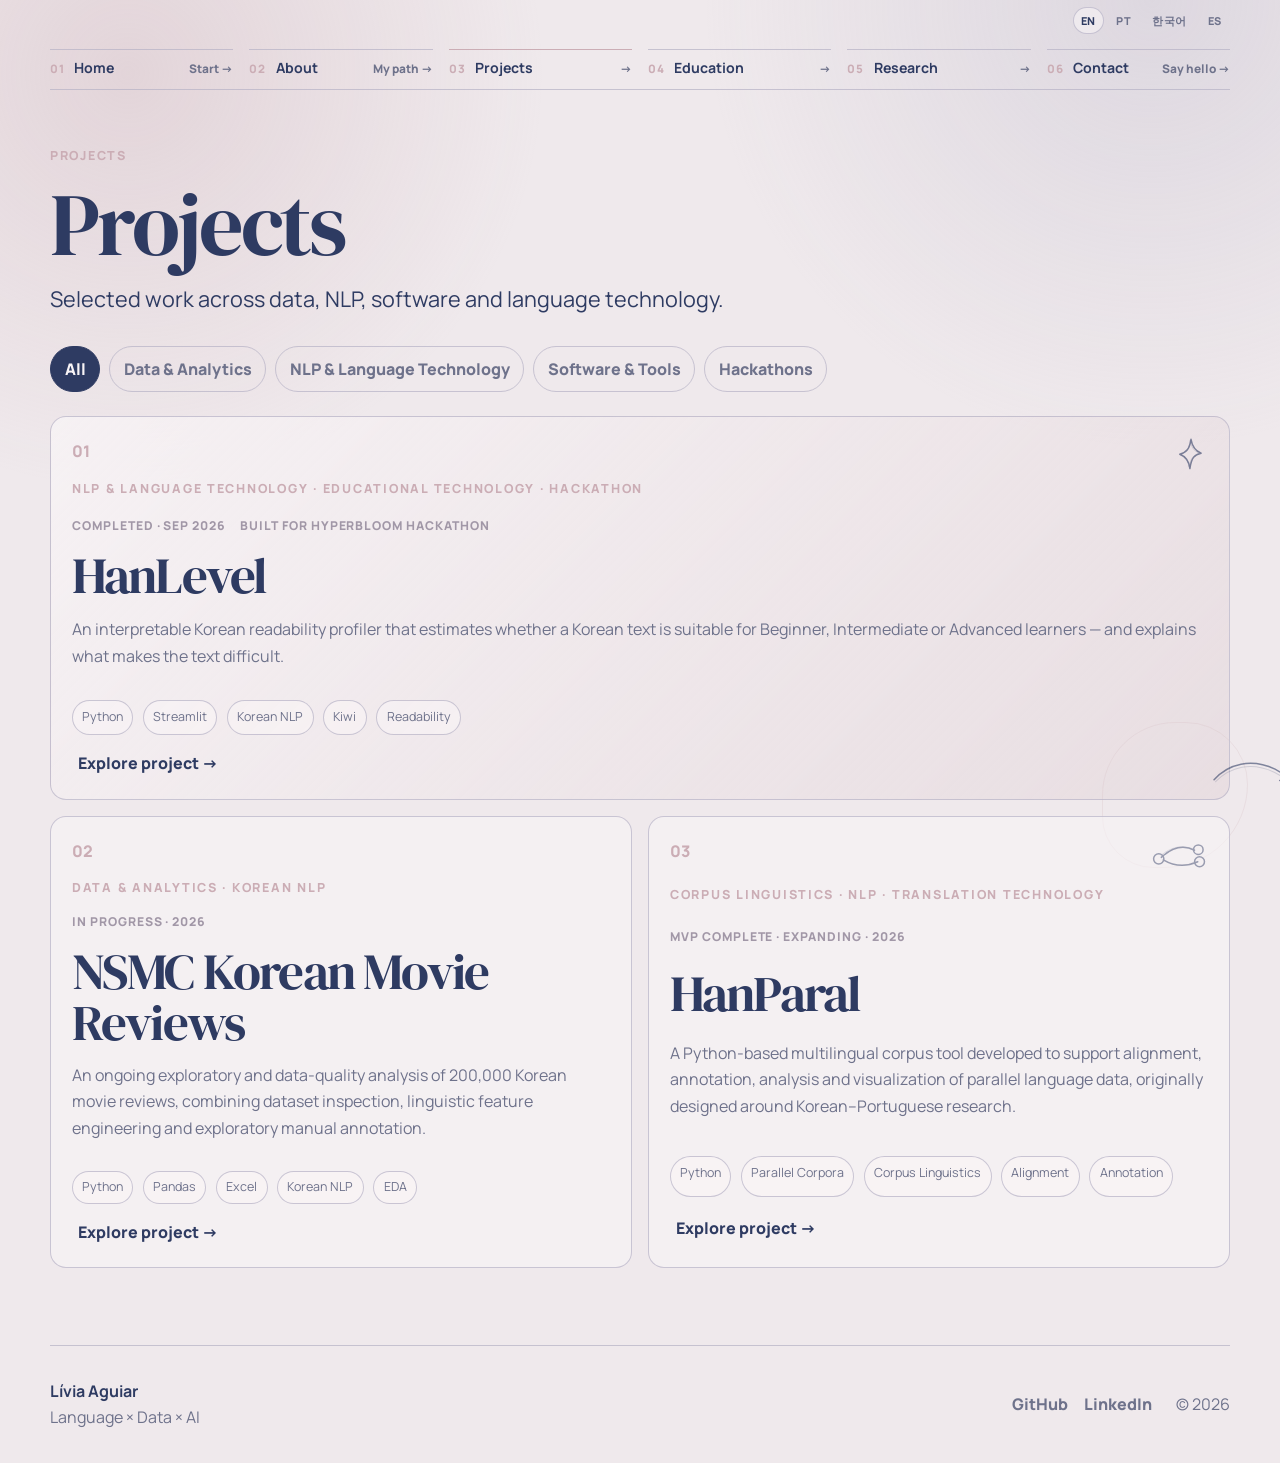
<file: projects.html>
<!doctype html>
<html lang="en">
  <head>
    <meta charset="UTF-8" />
    <meta name="viewport" content="width=device-width, initial-scale=1.0" />
    <meta name="description" content="Selected projects by Lívia Aguiar across data, NLP, software and language technology." />
    <meta property="og:title" content="Projects — Lívia Aguiar" />
    <meta property="og:description" content="Selected work across data, NLP, software and language technology." />
    <meta property="og:type" content="website" />
    <title>Projects — Lívia Aguiar</title>
    <link rel="icon" href="assets/icons/favicon.svg" type="image/svg+xml" />
    <link rel="preconnect" href="https://fonts.googleapis.com" />
    <link rel="preconnect" href="https://fonts.gstatic.com" crossorigin />
    <link href="https://fonts.googleapis.com/css2?family=DM+Serif+Display&family=Manrope:wght@400;500;600;700;800&display=swap" rel="stylesheet" />
    <link rel="stylesheet" href="css/style.css" />
  </head>
  <body data-page="projects">
    <a class="skip-link" href="#main">Skip to content</a>
    <nav class="editorial-nav" aria-label="Main navigation"><a href="index.html"><span>01</span><strong>Home</strong><em>Start →</em></a><a href="about.html"><span>02</span><strong>About</strong><em>My path →</em></a><a class="is-active" href="projects.html" aria-current="page"><span>03</span><strong>Projects</strong><em>→</em></a><a href="education.html"><span>04</span><strong>Education</strong><em>→</em></a><a href="research.html"><span>05</span><strong>Research</strong><em>→</em></a><a href="contact.html"><span>06</span><strong>Contact</strong><em>Say hello →</em></a></nav>
    <main id="main" class="page-shell">
      <header class="page-intro reveal"><p class="eyebrow">Projects</p><h1>Projects</h1><p class="lede">Selected work across data, NLP, software and language technology.</p></header>
      <section class="project-archive reveal" aria-labelledby="project-filter-title">
        <h2 class="sr-only" id="project-filter-title">Project categories</h2>
        <div class="filter-bar" role="group" aria-label="Filter projects"><button class="filter-button is-active" type="button" data-filter="all">All</button><button class="filter-button" type="button" data-filter="data">Data & Analytics</button><button class="filter-button" type="button" data-filter="nlp">NLP & Language Technology</button><button class="filter-button" type="button" data-filter="software">Software & Tools</button><button class="filter-button" type="button" data-filter="hackathons">Hackathons</button></div>
        <div class="project-layout">
          <article class="project-card featured" data-project="hanlevel" data-categories="nlp software hackathons" tabindex="0"><span class="index">01</span><p class="card-kicker">NLP & Language Technology · Educational Technology · Hackathon</p><div class="project-meta"><p class="project-status">Completed · Sep 2026</p><p class="project-context">Built for HyperBloom Hackathon</p></div><h2>HanLevel</h2><p>An interpretable Korean readability profiler that estimates whether a Korean text is suitable for Beginner, Intermediate or Advanced learners — and explains what makes the text difficult.</p><ul class="tag-list compact"><li>Python</li><li>Streamlit</li><li>Korean NLP</li><li>Kiwi</li><li>Readability</li></ul><button class="text-button" type="button">Explore project →</button></article>
          <article class="project-card" data-project="nsmc" data-categories="data nlp" tabindex="0"><span class="index">02</span><p class="card-kicker">Data & Analytics · Korean NLP</p><p class="project-status">In Progress · 2026</p><h2>NSMC Korean Movie Reviews</h2><p>An ongoing exploratory and data-quality analysis of 200,000 Korean movie reviews, combining dataset inspection, linguistic feature engineering and exploratory manual annotation.</p><ul class="tag-list compact"><li>Python</li><li>Pandas</li><li>Excel</li><li>Korean NLP</li><li>EDA</li></ul><button class="text-button" type="button">Explore project →</button></article>
          <article class="project-card" data-project="hanparal" data-categories="nlp software" tabindex="0"><span class="index">03</span><p class="card-kicker">Corpus Linguistics · NLP · Translation Technology</p><p class="project-status">MVP Complete · Expanding · 2026</p><h2>HanParal</h2><p>A Python-based multilingual corpus tool developed to support alignment, annotation, analysis and visualization of parallel language data, originally designed around Korean–Portuguese research.</p><ul class="tag-list compact"><li>Python</li><li>Parallel Corpora</li><li>Corpus Linguistics</li><li>Alignment</li><li>Annotation</li></ul><button class="text-button" type="button">Explore project →</button></article>
        </div>
      </section>
    </main>
    <dialog class="project-dossier" id="project-dossier" aria-labelledby="dossier-title"><button class="dossier-close" type="button" aria-label="Close project dossier">×</button><div class="dossier-body" data-dossier-content></div></dialog>
    <footer class="site-footer"><div><strong>Lívia Aguiar</strong><p>Language × Data × AI</p></div><nav aria-label="Footer links"><a href="https://github.com/liviaaguiarcc/" target="_blank" rel="noreferrer">GitHub</a><a href="https://www.linkedin.com/in/liviaaguiarcc/" target="_blank" rel="noreferrer">LinkedIn</a></nav><p>© <span data-year></span></p></footer>
    <script src="js/i18n.js"></script><script src="js/main.js"></script><script src="js/projects.js"></script>
  </body>
</html>
</file>
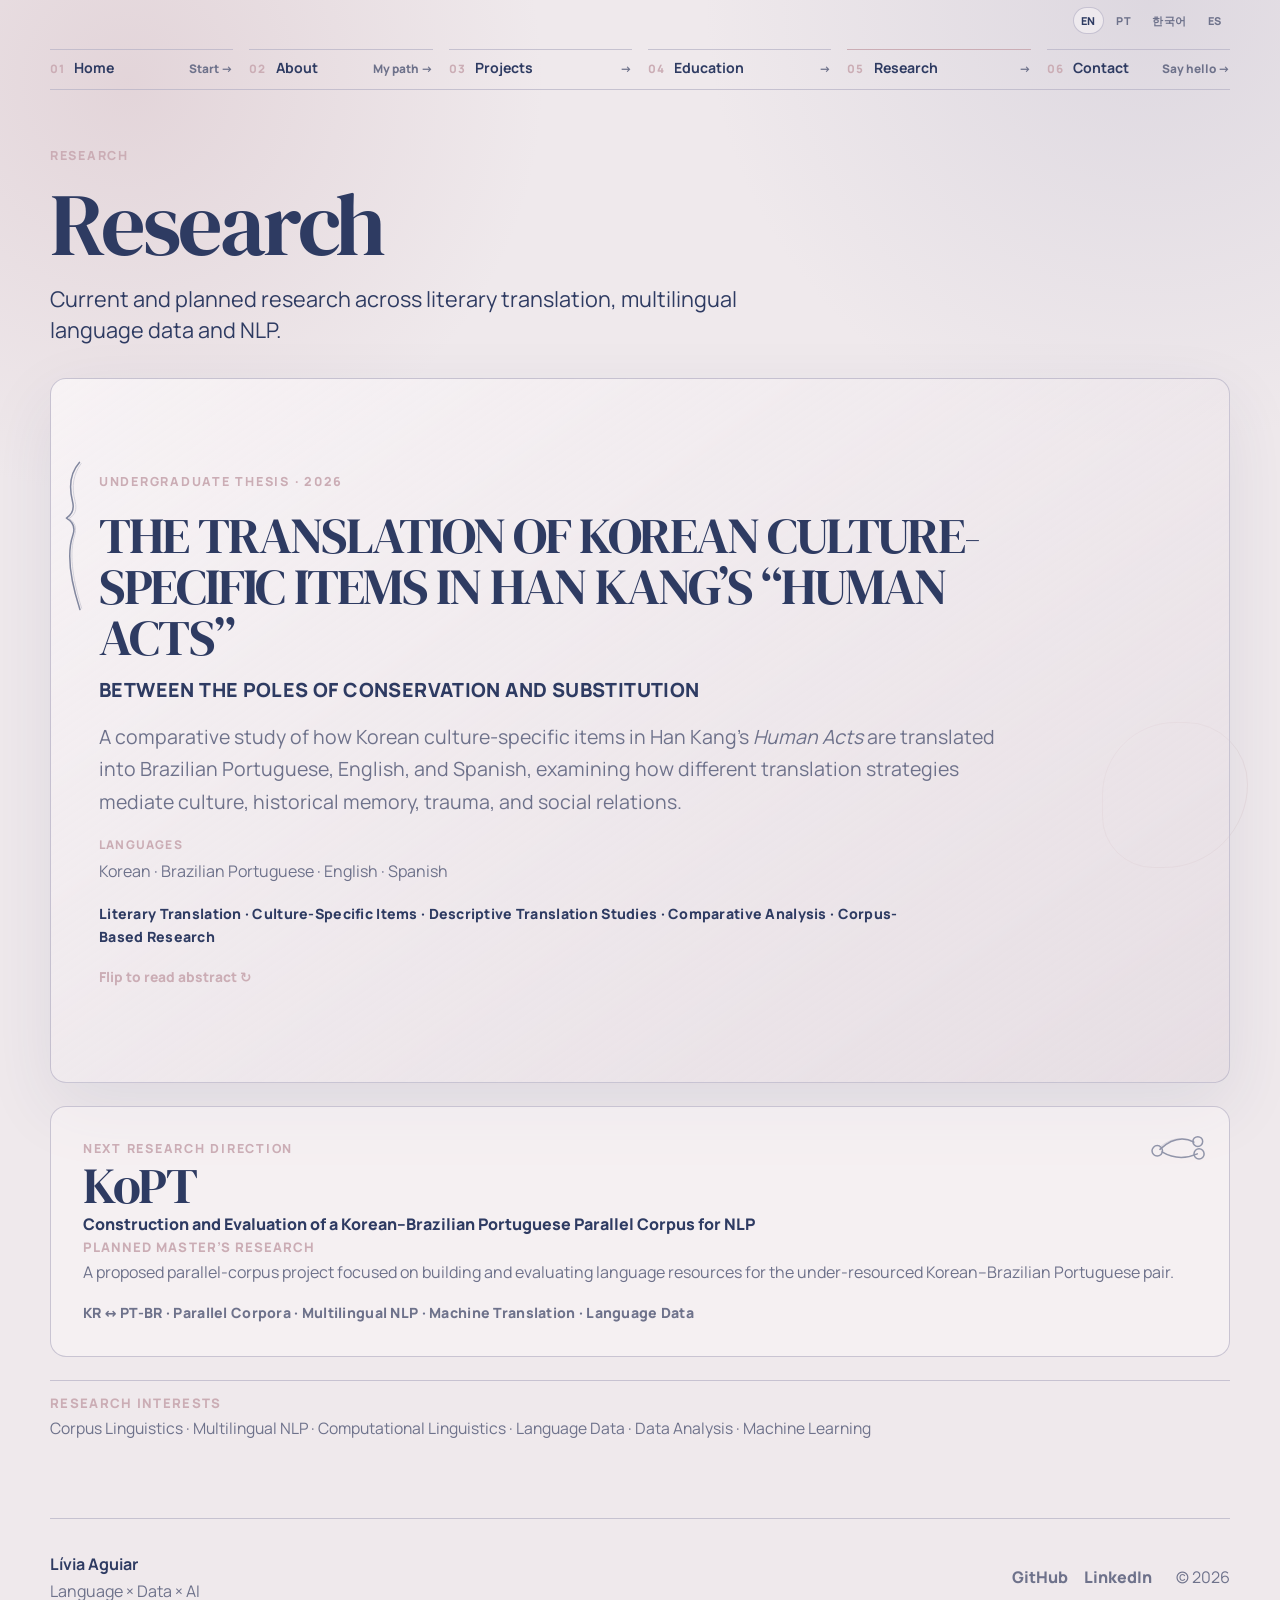
<file: research.html>
<!doctype html>
<html lang="en">
  <head>
    <meta charset="UTF-8" />
    <meta name="viewport" content="width=device-width, initial-scale=1.0" />
    <meta name="description" content="Research on literary translation, Korean culture-specific items, multilingual NLP and Korean-Brazilian Portuguese language data." />
    <meta property="og:title" content="Research — Lívia Aguiar" />
    <meta property="og:description" content="Undergraduate thesis, next research direction and interests in translation, corpus linguistics and multilingual NLP." />
    <meta property="og:type" content="website" />
    <title>Research — Lívia Aguiar</title>
    <link rel="icon" href="assets/icons/favicon.svg" type="image/svg+xml" />
    <link rel="preconnect" href="https://fonts.googleapis.com" />
    <link rel="preconnect" href="https://fonts.gstatic.com" crossorigin />
    <link href="https://fonts.googleapis.com/css2?family=DM+Serif+Display&family=Manrope:wght@400;500;600;700;800&display=swap" rel="stylesheet" />
    <link rel="stylesheet" href="css/style.css" />
  </head>
  <body data-page="research">
    <a class="skip-link" href="#main">Skip to content</a>
    <nav class="editorial-nav" aria-label="Main navigation"><a href="index.html"><span>01</span><strong>Home</strong><em>Start →</em></a><a href="about.html"><span>02</span><strong>About</strong><em>My path →</em></a><a href="projects.html"><span>03</span><strong>Projects</strong><em>→</em></a><a href="education.html"><span>04</span><strong>Education</strong><em>→</em></a><a class="is-active" href="research.html" aria-current="page"><span>05</span><strong>Research</strong><em>→</em></a><a href="contact.html"><span>06</span><strong>Contact</strong><em>Say hello →</em></a></nav>
    <main id="main" class="page-shell">
      <header class="page-intro reveal"><p class="eyebrow">Research</p><h1>Research</h1><p class="lede">Current and planned research across literary translation, multilingual language data and NLP.</p></header>
      <section class="thesis-feature reveal" aria-labelledby="thesis-title">
        <button class="thesis-card" type="button" aria-pressed="false" aria-label="Flip thesis card to read abstract">
          <span class="thesis-card-inner">
            <span class="thesis-face thesis-front" aria-hidden="false">
              <span class="status-label">Undergraduate Thesis · 2026</span>
              <span class="thesis-title" id="thesis-title">THE TRANSLATION OF KOREAN CULTURE-SPECIFIC ITEMS IN HAN KANG’S “HUMAN ACTS”</span>
              <span class="thesis-subtitle">BETWEEN THE POLES OF CONSERVATION AND SUBSTITUTION</span>
              <span class="thesis-description">A comparative study of how Korean culture-specific items in Han Kang’s <em>Human Acts</em> are translated into Brazilian Portuguese, English, and Spanish, examining how different translation strategies mediate culture, historical memory, trauma, and social relations.</span>
              <span class="research-line"><strong>Languages</strong>Korean · Brazilian Portuguese · English · Spanish</span>
              <span class="research-tags">Literary Translation · Culture-Specific Items · Descriptive Translation Studies · Comparative Analysis · Corpus-Based Research</span>
              <span class="flip-cue">Flip to read abstract ↻</span>
            </span>
            <span class="thesis-face thesis-back" aria-hidden="true">
              <span class="thesis-back-scroll">
                <span class="thesis-back-heading">Abstract</span>
                <span class="abstract-text">This study analyzes the treatment of Culture-Specific Items (CSIs) in Han Kang’s <em>Human Acts</em>, comparing the Korean source text, <em>소년이 온다</em>, with its translations into Portuguese, English, and Spanish. Grounded in Descriptive Translation Studies and in Franco Aixelá’s (2013) classification of translation strategies, this research is exploratory, qualitative, bibliographical, documentary, and case-study based. The corpus was organized through the identification, selection, and alignment of CSIs in a comparative spreadsheet, supported by AntConc and HanParal, a tool developed by the author for searching, aligning, annotating, and summarizing the data. The items analyzed were grouped into five categories: national and identity-related references; historical-political references and repression; spaces and places; funeral rites and mourning; and social relations and forms of address. The analysis shows that CSIs do not function merely as isolated lexical markers, but contribute to the construction of the historical memory of the Gwangju Uprising, the representation of state violence, the spatialization of trauma, the ritualization of mourning, and the social relations among the characters. The results indicate that the Portuguese translation tends more strongly toward the conservation of Korean cultural references, while the English translation occupies an intermediate position and the Spanish translation more frequently employs substitution strategies, such as universalization, naturalization, and deletion. The study concludes that the treatment of CSIs directly affects how each translation mediates the culture, memory, and historical experience represented in the novel.</span>
                <span class="research-line"><strong>Keywords</strong>Literary Translation · Culture-Specific Items · Korean Literature · Han Kang · Human Acts</span>
                <span class="research-access" aria-disabled="true">Research access: Available soon</span>
                <span class="flip-cue">Flip back ↻</span>
              </span>
            </span>
          </span>
        </button>
      </section>
      <section class="research-next reveal" aria-labelledby="kopt-title"><p class="status-label">Next Research Direction</p><h2 id="kopt-title">KoPT</h2><p class="research-subtitle">Construction and Evaluation of a Korean–Brazilian Portuguese Parallel Corpus for NLP</p><p class="research-status">Planned Master’s Research</p><p>A proposed parallel-corpus project focused on building and evaluating language resources for the under-resourced Korean–Brazilian Portuguese pair.</p><p class="research-tags quiet">KR ↔ PT-BR · Parallel Corpora · Multilingual NLP · Machine Translation · Language Data</p></section>
      <section class="research-interests reveal" aria-labelledby="research-interests-title"><h2 id="research-interests-title">Research Interests</h2><p>Corpus Linguistics · Multilingual NLP · Computational Linguistics · Language Data · Data Analysis · Machine Learning </p></section>
    </main>
    <footer class="site-footer"><div><strong>Lívia Aguiar</strong><p>Language × Data × AI</p></div><nav aria-label="Footer links"><a href="https://github.com/liviaaguiarcc/" target="_blank" rel="noreferrer">GitHub</a><a href="https://www.linkedin.com/in/liviaaguiarcc/" target="_blank" rel="noreferrer">LinkedIn</a></nav><p>© <span data-year></span></p></footer>
    <script src="js/i18n.js"></script><script src="js/main.js"></script>
  </body>
</html>
</file>
<file: style.css>
:root{--paper:#eee7f5;--white:#faf6ff;--ink:#2d1d3d;--muted:#70617e;--purple:#774ba4;--lavender:#c6a8e1;--line:#c9b9d8;--dark:#291737;--gold:#c1a96d;--sans:'DM Sans','Noto Sans KR',sans-serif;--serif:'Cormorant Garamond',Georgia,serif;--hand:'Caveat',cursive}*{box-sizing:border-box}html{scroll-behavior:smooth;scroll-padding-top:85px}body{margin:0;background:var(--paper);color:var(--ink);font:16px/1.6 var(--sans);overflow-x:clip}button,select{font:inherit;color:inherit}button,a,select{touch-action:manipulation}button{cursor:pointer}a{color:inherit;text-decoration:none}button:focus-visible,a:focus-visible,select:focus-visible,summary:focus-visible{outline:3px solid var(--purple);outline-offset:5px}::selection{background:#b194d4;color:var(--dark)}.skip{position:fixed;top:-80px;left:20px;background:var(--white);padding:12px;z-index:100}.skip:focus{top:10px}#read-progress{position:fixed;inset:0 auto auto 0;height:3px;background:var(--purple);z-index:60;width:0}.site-header{height:86px;padding:0 5%;position:absolute;top:0;left:0;right:0;display:flex;align-items:center;justify-content:space-between;z-index:30;border-bottom:1px solid #c9b9d877}.logo{font-family:var(--serif);font-size:42px;line-height:1;letter-spacing:-2px}.logo span{display:block;font-family:var(--sans);font-size:10px;letter-spacing:3px;margin-top:4px}.site-header nav{display:flex;gap:32px;font-size:14px}.site-header nav a:hover{color:var(--purple)}.header-tools{display:flex;gap:12px;align-items:center}.header-tools select{font-size:13px;border:0;background:transparent;max-width:85px;cursor:pointer}.header-tools button{border:1px solid var(--line);background:transparent;border-radius:50%;height:32px;width:32px;font-size:14px}.opening{height:155svh;position:relative}.opening-sticky{height:100svh;min-height:680px;position:sticky;top:0;overflow:hidden;padding:118px 6% 35px;background:radial-gradient(ellipse at 90% 25%,#d5c0e84d,transparent 60%)}.opening-meta,.hero-bottom,.section-label{display:flex;justify-content:space-between;gap:20px;font-size:11px;letter-spacing:1.7px}.hero-copy{position:relative;z-index:4;width:56%;padding-top:65px;transform:translateY(calc(var(--hero-progress,0)*-50px));opacity:calc(1 - var(--hero-progress,0)*.85)}.eyebrow{font-size:12px;letter-spacing:2.5px;color:var(--purple)}h1{font-family:Manrope,var(--sans);font-size:clamp(64px,7.5vw,120px);font-weight:500;line-height:.98;letter-spacing:-.065em;margin:22px 0 28px}h1 em{font-size:1.13em}em{font-family:var(--serif);font-weight:500;letter-spacing:-.045em;color:var(--purple)}.hero-intro{max-width:370px;font-size:16px;line-height:1.7;color:var(--muted)}.text-link{display:inline-flex;align-items:center;gap:48px;margin-top:25px;padding:12px 0;border-bottom:1px solid var(--purple);font-size:14px}.text-link b{font-size:22px;font-weight:400;transition:transform .4s}.text-link:hover b{transform:rotate(90deg)}.hero-stage{position:absolute;right:1%;top:15%;width:54%;height:75%;transform:translateY(calc(var(--hero-progress,0)*-35px)) scale(calc(1 + var(--hero-progress,0)*.2))}.parallax{translate:var(--px,0px) var(--py,0px);transition:translate .25s ease-out}.hero-art{position:absolute;inset:0 -10% -5% -20%;z-index:1;pointer-events:none}.hero-art img{width:100%;height:100%;object-fit:contain;transform:rotate(calc(var(--hero-progress,0)*-10deg));opacity:.78}.hero-photo{position:absolute;left:30%;top:13%;width:34%;height:55%;z-index:3;background:var(--white);padding:10px 10px 0;transform:rotate(calc(-8deg + var(--hero-progress,0)*14deg));box-shadow:0 18px 65px #39204828;margin:0}.hero-photo img{width:100%;height:calc(100% - 37px);object-fit:cover;object-position:50% 25%;filter:saturate(.7)}.hero-photo figcaption{font:18px var(--hand);padding:9px 2px;display:flex;justify-content:space-between;gap:5px;white-space:nowrap}.hero-photo figcaption span{font:10px var(--sans);align-self:center}.orbit{position:absolute;left:8%;top:6%;width:79%;height:80%;border:1px solid #9571b84d;border-radius:50%;transform:rotate(-30deg);z-index:0}.orbit-two{width:65%;height:88%;left:15%;top:2%;transform:rotate(45deg)}.floating-word{position:absolute;z-index:4;color:var(--purple);font-weight:400}.word-ko{top:0;left:17%;font-size:70px;transform:rotate(-15deg)}.word-th{right:9%;top:50%;font-size:45px;transform:rotate(8deg)}.word-qu{left:10%;bottom:10%;font-family:var(--serif);font-style:italic;font-size:65px}.hand-note{position:absolute;right:8%;top:6%;font:24px/1.2 var(--hand);width:145px;transform:rotate(9deg);z-index:5}.pixel-label{position:absolute;bottom:9%;right:22%;font:12px/1.6 monospace;letter-spacing:4px;opacity:.65}.hero-bottom{position:absolute;left:6%;right:6%;bottom:30px;border-top:1px solid var(--line);padding-top:20px;z-index:5}.scene-caption{position:absolute;inset:40% 5% auto;z-index:6;text-align:center;pointer-events:none;opacity:calc(var(--hero-progress,0)*1.2 - .3);transform:translateY(calc(50px - var(--hero-progress,0)*50px));font-family:var(--serif);font-size:clamp(40px,6vw,85px);line-height:1.1;color:var(--ink);text-shadow:0 2px 20px var(--paper)}.manifesto{padding:75px 6% 0;text-align:center;background:var(--white);overflow:hidden}.manifesto-label{display:flex;justify-content:center;gap:15px;font-size:11px;letter-spacing:2px;color:var(--muted)}.manifesto>p{font:clamp(34px,4.3vw,65px)/1.15 Manrope,sans-serif;letter-spacing:-2.5px;margin:40px 0 60px}.manifesto>p em{font-size:1.18em}.word-stream{display:flex;align-items:center;gap:50px;width:max-content;font-size:68px;line-height:1.4;opacity:.25;transform:translateX(var(--stream-x,0));padding-bottom:15px}.word-stream em{color:var(--ink)}.section{padding:80px 6% 100px;position:relative}.section-label{border-bottom:1px solid var(--line);padding-bottom:22px;color:var(--muted)}.section-title{display:flex;justify-content:space-between;align-items:end;gap:35px;margin:55px 0 45px}h2{font-family:Manrope,var(--sans);font-size:clamp(40px,4.6vw,70px);font-weight:500;line-height:1.12;letter-spacing:-.05em;margin:0}h2 em{font-size:1.16em}h3{font-weight:500;line-height:1.2;margin:0}.section-title>p{max-width:330px;color:var(--muted);line-height:1.7}.featured-project{background:var(--dark);color:var(--paper);display:grid;grid-template-columns:1fr 1fr;min-height:580px;overflow:hidden;border-radius:3px}.feature-copy{padding:38px 40px 45px}.project-status{display:flex;justify-content:space-between;gap:15px;font-size:11px;letter-spacing:.7px;color:#c8addf}.project-status>span:first-child{border:1px solid #9274a7;padding:4px 10px;border-radius:20px}.project-status>span:last-child{align-self:center}.project-index{display:block;font:14px var(--serif);letter-spacing:2px;color:#a58ab9;margin:45px 0 15px}.feature-copy h3{font:clamp(48px,5vw,76px) var(--serif);letter-spacing:-3px}.project-subtitle{font-size:22px;line-height:1.4;margin:12px 0 20px}.feature-copy>p:not(.project-subtitle){font-size:15px;color:#c9b8d6;line-height:1.75;max-width:420px}.tags{display:flex;gap:8px;flex-wrap:wrap;margin:24px 0}.tags span{font-size:12px;padding:5px 11px;border:1px solid #76607f;border-radius:18px}.feature-actions{display:flex;align-items:center;gap:24px;flex-wrap:wrap}.light-button{padding:13px 20px;background:var(--paper);color:var(--dark);border:0;border-radius:2px;font-size:14px}.light-button:hover{background:#ccb0e7}.underlined{font-size:14px;border-bottom:1px solid #a385b8}.profiler-stage{position:relative;display:grid;place-items:center;padding:65px 45px;background:radial-gradient(ellipse at center,#76519c60,transparent 75%)}.profiler-orbit{position:absolute;left:3%;right:3%;top:8%;bottom:8%;border:1px solid #8a6da354;border-radius:50%;transform:rotate(var(--graph-angle,0deg))}.profiler-orbit:after{content:'';height:10px;width:10px;border-radius:50%;background:#bc9fd5;position:absolute;top:16%;left:14%;box-shadow:0 0 25px #dcc0f8}.profiler-panel{position:relative;width:100%;max-width:370px;padding:25px;background:#493159;border:1px solid #87689c;box-shadow:20px 30px 60px #100b153d;transform:perspective(900px) rotateY(var(--tilt-y,-8deg)) rotateX(var(--tilt-x,4deg)) rotate(-3deg);transition:transform .2s;z-index:1}.panel-header{display:flex;justify-content:space-between;font-size:10px;letter-spacing:1.5px;color:#cfb6e1}.sample-text{font-size:29px;line-height:1.6;margin:30px 0 10px;letter-spacing:-1px}.sample-caption{font-size:11px;color:#c9aedb}.profile-result{display:flex;justify-content:space-between;align-items:center;border-bottom:1px solid #856098;margin:20px 0 14px;padding-bottom:15px}.profile-result strong{font-weight:400;font-size:24px;color:#dcc1f7}.profile-result>span{font-size:11px;color:#ceb6dd}.profile-bars>div{display:flex;justify-content:space-between;flex-wrap:wrap;font-size:12px;margin:12px 0}.profile-bars b{font-weight:400}.profile-bars i{margin-top:6px;width:100%;height:4px;background:linear-gradient(90deg,#c2a0e2 var(--bar),#6c4c7c var(--bar))}.example-note{font-size:11px!important;line-height:1.5;color:#c9b2d8;margin:18px 0 0}.feature-stamp{position:absolute;bottom:15px;right:20px;font-size:35px;line-height:1;transform:rotate(10deg);color:#bea2d9}.feature-stamp small{font-size:10px;letter-spacing:2px}.secondary-projects{display:grid;grid-template-columns:1fr 1fr;gap:35px;margin-top:40px}.project-small{background:transparent;border:0;border-bottom:1px solid var(--line);padding:0 0 28px;text-align:left;transition:transform .3s;min-width:0}.project-small:hover{transform:translateY(-6px)}.small-meta{display:flex;justify-content:space-between;font-size:11px;letter-spacing:1px}.small-meta>span:last-child{color:var(--purple)}.alignment-art,.nsmc-art{height:235px;background:#dfd1ed;margin:20px 0 25px;padding:35px 30px;overflow:hidden}.alignment-art>div{display:flex;align-items:center;gap:20px;margin-bottom:20px;transition:translate .4s}.alignment-art>div:nth-child(2){translate:20px}.alignment-art>div:nth-child(3){translate:7px}.project-small:hover .alignment-art>div{translate:0}.alignment-art span{width:135px;font-size:22px}.alignment-art i{height:1px;background:#9471b1;width:45px}.alignment-art em{font-size:27px;white-space:nowrap}.small-title{display:flex;align-items:center;justify-content:space-between}.small-title h3{font:42px var(--serif);letter-spacing:-1px}.small-title>span{font-size:30px;color:var(--purple)}.project-small>p{color:var(--muted);font-size:16px;margin:10px 0 15px}.small-tools{font-size:12px;color:var(--muted)}.nsmc-art{background:#d4bfdf;display:flex;align-items:center;justify-content:space-between;position:relative}.nsmc-art>strong{font:90px Manrope,sans-serif;letter-spacing:-7px;z-index:1}.nsmc-art>strong span{font:65px var(--serif);color:var(--purple)}.nsmc-art>span{position:absolute;bottom:23px;right:30px;font-size:22px}.nsmc-art i{font-style:normal;font-size:16px}.data-pixels{width:150px;display:grid;grid-template-columns:repeat(10,1fr);gap:4px;transform:rotate(-8deg);opacity:.75}.data-pixels i{width:10px;height:10px;background:var(--purple);opacity:var(--alpha)}.soon-row{display:grid;grid-template-columns:.65fr 1fr 1fr;gap:30px;padding:35px 0 0;align-items:center}.soon-row>span{font-size:11px;letter-spacing:2px;color:var(--purple)}.soon-row b{font-size:18px;font-weight:500;display:block}.soon-row small{font-size:13px;color:var(--muted)}.atlas-section{background:#dfd2ec}.atlas-heading{display:flex;justify-content:space-between;align-items:end;gap:30px;margin:50px 0 40px}.atlas-heading>div{max-width:340px;color:var(--muted)}.interaction-note{font-size:13px;color:var(--purple)}.atlas-layout{display:grid;grid-template-columns:2fr .8fr;gap:30px}.atlas-map{position:relative;aspect-ratio:900/460;min-height:320px;border:1px solid #b69acb;background:#e9ddf2;overflow:hidden}.atlas-map svg{width:100%;height:100%;color:#baa3cc}.atlas-lines{stroke-width:1.5;opacity:.65;stroke-dasharray:6 6;stroke-dashoffset:var(--dash-offset,0)}.map-point{fill:#7d52a1}.map-coordinates{position:absolute;inset:12px 15px auto;display:flex;justify-content:space-between;font:10px monospace;letter-spacing:1px;color:var(--muted)}.map-node{position:absolute;translate:-50% -50%;border:1px solid #b395c9;background:#eee6f3;padding:5px 12px;line-height:1.1;text-align:center;font-size:16px;box-shadow:0 3px 15px #4b305415;transition:background .2s,transform .3s}.map-node small{display:block;font-size:10px;padding-top:5px;color:var(--muted)}.map-node.active,.map-node:hover{background:var(--purple);color:var(--white);transform:translateY(-3px)}.map-node.active small,.map-node:hover small{color:#dfc9ef}.map-node.pt{left:41%;top:58%}.map-node.ko{left:85%;top:31%}.map-node.en{left:43%;top:20%}.map-node.es{left:49%;top:38%}.map-node.th{left:78%;top:51%}.map-node.qu{left:25%;top:70%}.map-footnote{position:absolute;bottom:10px;left:15px;right:15px;font-size:10px;color:var(--muted)}.atlas-card{border-top:1px solid #ab88c3;border-bottom:1px solid #ab88c3;padding:25px 0;display:flex;flex-direction:column;justify-content:center;min-height:300px}.atlas-card>span:first-child{font-size:11px;letter-spacing:1.5px;color:var(--purple)}.atlas-card h3{font:56px var(--serif);margin:20px 0}.atlas-card p{font-size:15px;color:var(--muted);line-height:1.8}.atlas-card-bottom{font-size:10px;letter-spacing:2px;margin-top:auto;padding-top:22px;color:var(--purple)}.lab{background:var(--white)}.lab-layout{display:grid;grid-template-columns:1fr 1fr;gap:8%;margin:60px 0 0;align-items:center}.lab-intro>p{max-width:350px;color:var(--muted);line-height:1.8}.lab-intro .handwritten{font:30px var(--hand);color:var(--purple);transform:rotate(-4deg);margin-top:30px}.hangul-lab{background:var(--paper);border:1px solid var(--line);padding:28px;box-shadow:12px 15px 0 #ddcfe966}.lab-top{display:flex;justify-content:space-between;font-size:11px;letter-spacing:1.7px}.lab-top button{border:0;border-bottom:1px solid var(--purple);background:transparent;font-size:12px;color:var(--purple);letter-spacing:0}.hangul-lab>p{font-size:13px;color:var(--muted);margin:22px 0}.jamo-tray{display:grid;grid-template-columns:repeat(4,1fr);gap:8px}.jamo-tray button{border:1px solid #b9a1cc;background:var(--white);font-size:31px;padding:10px;cursor:grab;transition:background .2s,rotate .2s}.jamo-tray button:hover{background:#d6bde9;rotate:-4deg}.jamo-tray button:active{cursor:grabbing}.syllable-formula{display:flex;align-items:center;justify-content:space-between;gap:6px;margin:25px 0 10px}.syllable-formula>b{font-weight:400;color:var(--purple);font-size:22px}.jamo-slot{width:25%;background:#e2d5ed;border:1px dashed #997ab4;padding:8px;text-align:center}.jamo-slot small{font-size:10px;display:block;color:var(--muted)}.jamo-slot span{font-size:36px}.jamo-slot.drag-over{background:#bca0d2}.syllable-formula output{font-size:61px;color:var(--purple);line-height:1}.syllable-info{display:flex;justify-content:space-between;font:12px monospace;color:var(--purple);margin-top:20px}.lab-explanation{font-size:12px!important;border-top:1px solid var(--line);padding-top:16px;margin-bottom:0!important}.about-layout{display:grid;grid-template-columns:.8fr 1fr;gap:13%;margin:65px 0 0;align-items:center}.about-portrait{position:relative;padding:10px 25px 50px}.portrait-tilt{margin:0;padding:12px;background:var(--white);transform:rotate(-5deg);box-shadow:15px 25px 60px #482f571f}.portrait-tilt img{width:100%;height:420px;object-fit:cover;object-position:50% 22%;filter:saturate(.7)}.portrait-tilt figcaption{padding:20px 7px 8px;display:flex;justify-content:space-between;gap:10px;font:22px var(--hand);line-height:1.2}.portrait-note{position:absolute;bottom:-2px;left:18%;font:28px var(--hand);color:var(--purple);transform:rotate(6deg)}.about-copy>.eyebrow{margin:0 0 25px}.about-copy>p:not(.eyebrow){color:var(--muted);line-height:1.8}.about-copy h2{margin-bottom:30px}.interest-words{display:flex;flex-wrap:wrap;gap:10px;margin-top:30px}.interest-words button{padding:8px 12px;font-size:13px;background:transparent;border:1px solid var(--line);border-radius:20px;transition:transform .3s}.interest-words button:hover{transform:rotate(-5deg)}.interest-words button.active{background:var(--purple);color:var(--white);border-color:var(--purple)}#interest-copy{font-size:14px;border-left:2px solid var(--purple);padding-left:17px;min-height:70px}.education{background:#e1d5ec}.education-highlights{display:grid;grid-template-columns:repeat(3,1fr);gap:30px}.education-highlights article{border-top:1px solid #b194c6;padding:24px 0}.education-highlights small{font-size:11px;color:var(--purple);letter-spacing:1px}.education-highlights h3{font-family:var(--serif);font-size:31px;margin:18px 0 15px}.education-highlights p{font-size:14px;color:var(--muted);margin:8px 0}.education-details{border-top:1px solid var(--line);border-bottom:1px solid var(--line);margin-top:30px}.education-details>summary{display:flex;justify-content:space-between;padding:24px 0;cursor:pointer;font-size:15px;list-style:none}.education-details>summary::-webkit-details-marker{display:none}.education-details[open]>summary>span:last-child{rotate:45deg}.archive-group{margin:15px 0 30px}.archive-group>h3{font-size:12px;color:var(--purple);letter-spacing:1.5px;text-transform:uppercase;padding-bottom:12px}.archive-entry{display:grid;grid-template-columns:2fr 1fr 130px;gap:20px;border-top:1px solid #c5afd7;padding:16px 0;font-size:14px}.archive-entry>span{color:var(--muted);font-size:13px}.archive-entry time{font-size:12px;text-align:right;color:var(--muted)}.research-note{margin:55px 0 0;border-left:2px solid var(--purple);padding-left:25px;max-width:780px}.research-note>span{font-size:11px;letter-spacing:1.5px;color:var(--purple)}.research-note h3{font:32px/1.2 var(--serif);margin:15px 0}.research-note p{color:var(--muted);font-size:15px}.research-tags{font-size:11px;letter-spacing:3px;color:var(--purple);margin:20px 0}.research-note summary{font-size:13px;cursor:pointer;color:var(--purple)}.contact{background:var(--dark);color:var(--paper);overflow:hidden;padding-bottom:0}.contact .section-label{color:#ba9bcd;border-color:#644775}.contact>p{margin:65px 0 20px;font-size:16px;color:#d0bbdf;position:relative;z-index:1}.contact h2{font-size:clamp(52px,7vw,108px);position:relative;z-index:1}.contact h2 em{color:#d0aceb}.contact .contact-description{margin:35px 0 0;max-width:510px;line-height:1.8;font-size:15px}.contact-star{position:absolute;right:7%;top:120px;font-size:290px;line-height:1;color:#87629d;opacity:.25;transform:rotate(var(--graph-angle,0deg))}.contact-links{display:flex;gap:45px;margin:45px 0 90px;position:relative;z-index:1}.contact-links a{display:flex;justify-content:space-between;gap:70px;border-bottom:1px solid #a481ba;padding:12px 0;font-size:24px}.contact-links a:hover{color:#d1a8f1}footer{display:flex;justify-content:space-between;gap:20px;border-top:1px solid #644775;padding:25px 0;font-size:11px;letter-spacing:1px;color:#cfb4e0}.journey-nav{position:fixed;right:20px;top:50%;translate:0 -50%;z-index:20;display:flex;flex-direction:column;gap:13px;mix-blend-mode:multiply}.journey-nav a{width:7px;height:7px;border:1px solid #80539f;border-radius:50%;transition:transform .3s}.journey-nav a.active{background:#80539f;transform:scale(1.6)}.journey-guide{position:fixed;right:18px;bottom:28px;color:#9765b8;z-index:22;pointer-events:none;font-size:30px;line-height:1;transform:rotate(var(--graph-angle,0deg));mix-blend-mode:multiply}.cursor-aura{position:fixed;left:0;top:0;width:240px;height:240px;border-radius:50%;background:radial-gradient(#b59ac520,transparent 65%);translate:-50% -50%;pointer-events:none;z-index:2;opacity:0}dialog{width:min(830px,calc(100% - 30px));max-height:88svh;background:var(--paper);color:var(--ink);border:1px solid var(--line);padding:35px;overscroll-behavior:contain}dialog::backdrop{background:#21112caa;backdrop-filter:blur(8px)}.dialog-toolbar{display:flex;justify-content:space-between;align-items:center;border-bottom:1px solid var(--line);padding-bottom:20px;font-size:12px;color:var(--purple)}#close-case{width:36px;height:36px;background:var(--white);border:1px solid var(--line);border-radius:50%;font-size:16px}.case-header h2{font:66px var(--serif);margin:28px 0 15px}.case-header>p{font-size:19px;color:var(--purple);line-height:1.5}.case-grid{display:grid;grid-template-columns:1fr 1fr;gap:30px;margin:30px 0}.case-section h3{font-size:12px;letter-spacing:1.8px;color:var(--purple);margin-bottom:15px;text-transform:uppercase}.case-section p{font-size:15px;color:var(--muted);line-height:1.8;margin:0}.case-links{display:flex;flex-wrap:wrap;gap:20px;margin-top:30px;border-top:1px solid var(--line);padding-top:25px}.case-links a{font-size:14px;border-bottom:1px solid var(--purple);padding-bottom:6px}.case-note{font-size:12px;color:var(--muted);background:#dccae9;padding:15px;margin-top:20px}.case-metrics{display:flex;gap:25px;flex-wrap:wrap;margin:25px 0}.case-metrics strong{font:38px var(--serif);display:block;color:var(--purple)}.case-metrics span{font-size:12px;color:var(--muted)}body.modal-open{overflow:hidden}.reveal{opacity:0;transform:translateY(25px);transition:opacity .8s ease,transform .8s ease}.reveal.visible{opacity:1;transform:none}html[lang=ko] h1,html[lang=ko] h2,html[lang=ko] h2 em{font-family:'Noto Sans KR',sans-serif;letter-spacing:-.06em}html[lang=ko] h1{font-size:clamp(54px,6vw,90px);line-height:1.2}html[lang=ko] h1 em{font-family:'Noto Sans KR',sans-serif;font-size:1em;font-style:normal}html[lang=ko] h2{font-size:clamp(34px,3.7vw,56px);line-height:1.3}html[lang=ko] h2 em{font-size:1em;font-style:normal}.motion-off *{transition:none!important;animation:none!important}.motion-off .parallax{translate:0 0!important}.motion-off .cursor-aura{display:none}.motion-off .reveal{opacity:1;transform:none}@media(min-width:1600px){.section{padding-left:max(6%,calc((100vw - 1420px)/2));padding-right:max(6%,calc((100vw - 1420px)/2))}}@media(max-width:1000px){.site-header nav{gap:20px}.opening-sticky{min-height:650px}.hero-copy{padding-top:65px}.hero-stage{right:-7%;width:59%;top:20%;height:65%}.hero-photo{width:39%;left:29%}.hand-note{right:8%;font-size:21px}.word-ko{font-size:55px}.word-qu{font-size:50px}.word-th{font-size:35px}.feature-copy{padding:30px}.profiler-stage{padding:50px 30px}.alignment-art{padding:35px 20px}.alignment-art span{font-size:18px;width:100px}.alignment-art em{font-size:23px}.atlas-layout{grid-template-columns:1.7fr 1fr}.map-node{font-size:13px;padding:5px 8px}.map-node small{font-size:9px}.about-layout{gap:7%}.portrait-tilt img{height:360px}.lab-layout{gap:5%}.hangul-lab{padding:22px}.journey-nav{right:10px}.journey-guide{right:8px}.contact-star{font-size:230px}.archive-entry{grid-template-columns:1.6fr 1fr 95px;gap:12px}.feature-stamp{font-size:25px}.sample-text{font-size:24px}}@media(max-width:700px){.site-header{height:78px;padding:0 6%}.logo{font-size:35px}.site-header nav{gap:16px;font-size:12px}.site-header nav a:nth-child(2),.site-header nav a:nth-child(4){display:none}.header-tools{gap:7px}.header-tools select{font-size:12px;max-width:62px}.header-tools button{height:28px;width:28px}.opening{height:130svh}.opening-sticky{min-height:760px;padding:98px 6% 20px}.opening-meta{font-size:9px;letter-spacing:1px}.opening-meta>span:last-child{display:none}.hero-copy{width:100%;padding-top:34px}.eyebrow{font-size:10px;letter-spacing:1.5px}h1{font-size:clamp(52px,13vw,82px);margin-top:18px}.hero-intro{font-size:14px;max-width:310px;margin:20px 0 0}.text-link{font-size:13px;margin-top:8px;gap:45px}.hero-stage{width:100%;height:42%;top:auto;bottom:75px;right:-8%;z-index:3}.hero-art{inset:-5% -10% -5% -20%}.hero-photo{height:70%;width:27%;top:15%;left:36%;padding:7px 7px 0}.hero-photo img{height:calc(100% - 28px)}.hero-photo figcaption{font-size:14px;padding:7px 0}.hero-photo figcaption span{display:none}.orbit{left:12%;width:75%;height:94%}.word-ko{font-size:40px;top:5%;left:20%}.word-th{font-size:30px;top:55%;right:15%}.word-qu{font-size:40px;left:16%;bottom:5%}.pixel-label{font-size:9px;right:19%;bottom:3%}.hand-note{font-size:19px;right:16%;top:4%;width:100px}.hero-bottom{font-size:9px;bottom:23px;line-height:1.5}.hero-bottom>span:first-child{max-width:180px}.scene-caption{top:45%;font-size:45px;line-height:1.2}.manifesto{padding:50px 6% 0}.manifesto-label{font-size:10px}.manifesto>p{font-size:32px;letter-spacing:-1.5px;margin:30px 0 35px}.word-stream{font-size:42px;gap:30px}.section{padding:50px 6% 60px}.section-label{font-size:9px;letter-spacing:.9px;line-height:1.6}.section-label>span:last-child{max-width:145px;text-align:right}.section-title{display:block;margin-top:35px}.section-title>p{margin-top:25px;max-width:none;font-size:15px}h2{font-size:38px}.featured-project{grid-template-columns:1fr}.feature-copy{padding:26px}.project-index{margin-top:28px}.feature-copy h3{font-size:62px}.project-subtitle{font-size:20px}.feature-copy>p:not(.project-subtitle){font-size:14px}.profiler-stage{padding:25px 40px 55px}.profiler-panel{max-width:350px}.profiler-orbit{inset:-3% 7% 3%}.secondary-projects{grid-template-columns:1fr;gap:30px;margin-top:30px}.alignment-art,.nsmc-art{height:215px}.alignment-art em{font-size:28px}.alignment-art span{font-size:21px;width:130px}.soon-row{grid-template-columns:1fr;gap:20px}.atlas-heading{display:block;margin:35px 0}.atlas-heading>div{max-width:none;margin-top:25px;font-size:15px}.atlas-layout{grid-template-columns:1fr;gap:20px}.atlas-map{min-height:280px;aspect-ratio:auto}.atlas-map svg{position:absolute;inset:0}.map-node{font-size:12px;padding:5px}.map-node.pt{left:42%;top:62%}.map-node.en{left:35%;top:24%}.map-node.es{left:50%;top:42%}.map-node.ko{left:82%;top:30%}.map-node.th{left:77%;top:56%}.map-node.qu{left:21%;top:76%}.map-coordinates{font-size:8px;letter-spacing:0}.map-footnote{font-size:9px;bottom:9px;line-height:1.4}.atlas-card{min-height:240px;padding-top:20px}.atlas-card h3{font-size:46px;margin:15px 0}.atlas-card p{margin:0}.lab-layout{grid-template-columns:1fr;gap:25px;margin-top:40px}.lab-intro>p{max-width:none;font-size:15px}.lab-intro .handwritten{margin-top:15px}.hangul-lab{padding:22px;box-shadow:7px 8px 0 #ddcfe966}.about-layout{grid-template-columns:1fr;gap:45px;margin-top:40px}.about-portrait{max-width:360px;margin:0 auto;padding:10px 20px 30px}.portrait-tilt img{height:330px}.portrait-tilt figcaption{font-size:22px}.portrait-note{font-size:24px;left:20%;bottom:-12px}.about-copy>p{font-size:15px}.education-highlights{grid-template-columns:1fr;gap:5px}.education-highlights article{padding:20px 0}.education-highlights h3{margin:12px 0}.archive-entry{grid-template-columns:1fr;font-size:14px;gap:4px}.archive-entry time{text-align:left}.research-note{padding-left:20px}.research-note h3{font-size:28px}.contact>p{margin-top:40px;font-size:14px}.contact h2{font-size:46px}.contact .contact-description{font-size:14px;margin-top:25px}.contact-star{right:-60px;top:130px;font-size:230px}.contact-links{gap:35px;margin:30px 0 50px}.contact-links a{font-size:21px;gap:35px}footer{flex-wrap:wrap;font-size:10px}footer>span:nth-child(2){order:3;width:100%}.contact{padding-bottom:0}.journey-nav{display:none}.journey-guide{font-size:24px;right:10px;bottom:16px}.cursor-aura{display:none}dialog{padding:25px}.case-header h2{font-size:54px}.case-header>p{font-size:18px}.case-grid{grid-template-columns:1fr;gap:25px}html[lang=ko] h1{font-size:48px}html[lang=ko] h2{font-size:34px}.profile-result strong{font-size:22px}}@media(max-height:740px) and (min-width:701px){.hero-copy{padding-top:25px}h1{font-size:75px}.hero-stage{height:72%;top:15%}.opening-sticky{min-height:620px}}@media(prefers-reduced-motion:reduce){html{scroll-behavior:auto}*,*:before,*:after{transition:none!important;animation:none!important}.opening{height:auto}.opening-sticky{position:relative}.scene-caption{display:none}.reveal{opacity:1;transform:none}.cursor-aura{display:none}.parallax{translate:0 0!important}}

.word-reorder-hint{font:12px var(--sans)!important;letter-spacing:0!important;margin:0 0 12px!important;color:var(--muted)}.word-stream{opacity:.55}.word-stream button{background:transparent;border:0;font:inherit;line-height:1.4;padding:0;color:var(--purple);transition:color .3s,transform .3s}.word-stream button:hover{color:var(--ink);transform:rotate(-5deg)}.hand-note{white-space:pre-line}.jamo-tray button[aria-pressed=true]{background:#cab0df;border-color:var(--purple)}
/* Opening transition: separate the outgoing scene and incoming sentence. */
.hero-copy{opacity:var(--scene-copy-opacity,1)}.hero-stage{opacity:var(--scene-art-opacity,1)}.scene-caption{opacity:var(--scene-caption-opacity,0);transform:translateY(var(--scene-caption-y,25px));inset:40% 10% auto;max-width:1000px;margin:auto;font-size:clamp(38px,5.5vw,78px);text-shadow:none}.scene-caption>span{display:block;background:#eee7f5d9;padding:25px;backdrop-filter:blur(10px);border-radius:4px}.opening-sticky{min-height:0}.motion-off .opening{height:auto}.motion-off .opening-sticky{position:relative;min-height:680px}.motion-off .scene-caption{display:none}.name-lab{min-width:0}#name-form label,.hangul-label{display:block;font-size:13px;margin:25px 0 7px;color:var(--ink)}.name-input-row{display:flex;gap:8px}.name-input-row input{min-width:0;width:100%;border:1px solid var(--line);background:var(--white);padding:12px;font:16px var(--sans);color:var(--ink);border-radius:2px}.name-input-row button{border:0;background:var(--purple);color:var(--white);font:12px/1.3 var(--sans);padding:10px 12px;flex-shrink:0;max-width:120px}.name-accuracy{font-size:12px!important;line-height:1.6;margin:15px 0!important}#name-error{font-size:13px;color:#883656;margin:10px 0}#name-error:empty{display:none}.name-puzzle-area{border-top:1px solid var(--line);padding-top:22px;margin-top:22px}.name-target{display:flex;flex-direction:column;gap:8px}.name-target>span{font-size:10px;letter-spacing:1px;color:var(--muted)}.name-target strong{font-size:30px;font-weight:500;color:var(--purple);word-break:keep-all}.puzzle-hint{font-size:12px;color:var(--muted);line-height:1.6}#name-blocks{display:flex;gap:12px;flex-wrap:wrap;margin:22px 0}.name-block{width:94px;position:relative}.block-reference{display:block;font-size:13px;text-align:center;color:var(--muted);margin-bottom:6px}.block-grid{display:grid;grid-template-columns:1fr 1fr;grid-template-rows:64px;gap:3px;padding:4px;border:1px solid #b8a0ca;background:#e1d0ed}.name-block.with-final .block-grid{grid-template-rows:54px 36px}.name-slot{border:1px dashed #b095c5;background:var(--white);position:relative;min-width:0;min-height:36px;font-size:30px;line-height:1;display:grid;place-items:center;padding:2px}.name-slot.final{grid-column:1/-1}.name-block.horizontal .block-grid{grid-template-columns:1fr;grid-template-rows:36px 36px}.name-block.horizontal.with-final .block-grid{grid-template-rows:32px 32px 32px}.slot-ghost{position:absolute;color:#a389b6;opacity:.3;font-size:27px}.slot-value{position:relative;color:var(--purple);font-size:30px}.name-slot.filled{border:1px solid var(--purple);background:#dcc6ed}.name-slot.filled .slot-ghost{display:none}.name-slot.drag-over{background:#c8a4df;outline:2px solid var(--purple)}.name-pieces-label{font-size:10px;letter-spacing:1.5px;color:var(--muted);margin-bottom:10px}#name-pieces{grid-template-columns:repeat(auto-fill,minmax(38px,1fr));gap:6px}#name-pieces button{font-size:25px;padding:9px 5px}#name-pieces button:disabled{opacity:.18;cursor:default;rotate:0}#name-pieces button[aria-pressed=true]{background:#c7a5e0;border-color:var(--purple);box-shadow:0 0 0 2px #ac86c8}.puzzle-footer{display:flex;gap:15px;align-items:center;justify-content:space-between;min-height:60px;margin-top:15px}.puzzle-footer>p{font-size:12px;color:var(--purple);line-height:1.5;margin:0}.puzzle-footer>button{background:transparent;border:0;border-bottom:1px solid var(--line);font-size:11px;color:var(--muted);padding:4px 0;flex-shrink:0}.name-puzzle-area.complete .block-grid{border-color:var(--purple);box-shadow:0 0 0 3px #be9bd333}.lab-layout{align-items:start}.lab-intro{position:sticky;top:90px}input:focus-visible{outline:3px solid var(--purple);outline-offset:3px}@media(max-height:740px) and (min-width:701px){.opening-sticky{min-height:0}.hero-copy{padding-top:15px}.hero-intro{margin-top:10px}.text-link{margin-top:8px}.hero-bottom{bottom:20px}.hero-stage{height:65%;top:20%}}@media(max-width:700px){.opening{height:auto}.opening-sticky{position:relative;height:auto;min-height:760px;overflow:visible;padding-bottom:460px}.hero-stage{bottom:115px;height:300px}.hero-bottom{bottom:45px}.scene-caption{position:relative;inset:auto;margin:95px 0 -420px;opacity:1!important;transform:none!important;font-size:33px;max-width:100%;padding-top:210px}.scene-caption>span{background:transparent;padding:20px 0;border-radius:0;backdrop-filter:none;border-top:1px solid var(--line);text-align:left}.hero-copy,.hero-stage{opacity:1!important;transform:none!important}.hero-stage{transform:none!important}.lab-intro{position:static}.name-input-row button{max-width:100px;font-size:11px}.name-input-row input{font-size:16px;padding:11px}.name-block{width:87px}#name-blocks{gap:8px}.motion-off .opening-sticky{min-height:760px}.motion-off .scene-caption{display:block}.name-lab{padding:20px}.puzzle-footer{gap:10px}}
@media(max-width:700px){.opening-sticky,.motion-off .opening-sticky{min-height:0;height:auto;overflow:hidden;padding:98px 6% 35px}.hero-stage{position:relative;inset:auto;right:auto;bottom:auto;width:100%;height:320px;margin:25px 0 0;z-index:3}.hero-bottom{position:relative;left:auto;right:auto;bottom:auto;margin:25px 0 0;padding-top:18px}.scene-caption{position:relative;inset:auto;margin:35px 0 0;padding:0;font-size:32px;max-width:100%;opacity:1!important;transform:none!important}.scene-caption>span{padding:22px 0 0;background:transparent;border-top:1px solid var(--line);backdrop-filter:none}.hero-stage .hero-art{inset:-5% -10% -5% -20%}}
.block-grid{position:relative}.block-result{display:none;position:absolute;inset:0;place-items:center;font-size:56px;color:var(--purple);pointer-events:none;z-index:2}.name-block.solved .block-result{display:grid}.name-block.solved .name-slot{background:transparent;border-color:transparent}.name-block.solved .slot-value,.name-block.solved .slot-ghost{opacity:0}.name-block.solved .block-grid{background:#d8bee8}
/* Center the language composition independently of scroll position. */
.word-reorder-hint{text-align:center;width:100%;margin:0 auto 18px!important}.word-stream{width:100%;max-width:1250px;margin:0 auto;justify-content:center;flex-wrap:wrap;gap:18px 35px;transform:none!important;font-size:clamp(32px,4vw,58px);padding:0 0 45px;line-height:1.5}.word-stream button{flex:0 0 auto}.map-node.es{left:26.7%;top:44.6%}.hero-photo{background:transparent;padding:0;box-shadow:none;width:43%;height:65%;left:24%;top:8%;transform:rotate(calc(-4deg + var(--hero-progress,0)*7deg))}.hero-photo img{height:100%;object-fit:contain;object-position:center;filter:none}.hero-photo figcaption{display:none}.word-qu{font-size:clamp(32px,4vw,55px)}@media(max-width:700px){.map-node.es{left:27%;top:43%}.word-stream{font-size:32px;gap:12px 22px;padding-bottom:30px}.hero-photo{width:40%;height:90%;top:2%;left:29%;padding:0}.hero-photo img{height:100%}.word-qu{font-size:35px;left:10%}.hero-stage{height:350px}}
@media(pointer:fine){html,body,body a,body button,body select,body summary,body [draggable=true]{cursor:url('assets/pixel-hand.png') 13 1,pointer}body input,body textarea{cursor:text}body button:disabled{cursor:not-allowed}.jamo-tray button:active{cursor:url('assets/pixel-hand.png') 13 1,grabbing}}
.map-node.ja{left:92%;top:38%}.portrait-note{left:28%}@media(max-width:700px){.map-node.ko{left:77%;top:28%}.map-node.ja{left:87%;top:42%}.map-node.th{left:72%;top:59%}.portrait-note{left:30%}}


/* Clearer opening note. */
.hand-note{right:22%}
@media(max-width:700px){.hand-note{right:27%}}

/* Project studio: the same paper window as the Hangul laboratory. */
#case-dialog{padding:0;border:1px solid var(--line);border-radius:0;background:var(--paper);box-shadow:12px 15px 0 #ddcfe966;overflow:hidden;max-height:88svh}
#case-dialog[open]{display:flex;flex-direction:column}
.dialog-toolbar{flex:0 0 auto;margin:0;padding:22px 28px;letter-spacing:1.7px;background:var(--paper);border-bottom:1px solid var(--line)}
#close-case{border:1px solid var(--purple);border-radius:0;background:#e1d0ed;color:var(--purple);width:34px;height:34px;font:18px monospace;box-shadow:3px 3px 0 #b8a0ca}
#case-content{min-height:0;overflow-y:auto;overscroll-behavior:contain;padding:0 28px 28px}
.case-header h2{margin-top:25px}.case-section p{font-size:16px}.case-section{border-top:1px solid var(--line);padding-top:18px}.case-note{border:1px solid #b8a0ca;background:#e1d0ed}.case-metrics>div{background:var(--white);border:1px solid var(--line);padding:14px}
/* Square pixel rail, including the scroll inside project windows. */
html,#case-content{scrollbar-width:auto;scrollbar-color:#734ca4 #e1d0ed}
::-webkit-scrollbar{width:16px;height:16px}
::-webkit-scrollbar-track{background:repeating-linear-gradient(0deg,#e1d0ed 0 4px,#dcc6ed 4px 8px);border-left:2px solid #b8a0ca}
::-webkit-scrollbar-thumb{border-radius:0;border:3px solid #e1d0ed;background:repeating-linear-gradient(0deg,#734ca4 0 6px,#9470b5 6px 9px);box-shadow:inset 2px 0 #bda0d4}
::-webkit-scrollbar-thumb:hover{background:#482f57}::-webkit-scrollbar-corner{background:#e1d0ed}
.coded-title{font-family:monospace!important;letter-spacing:2px;min-height:1.5em;color:var(--purple);white-space:nowrap}
.soon-row small{display:block;line-height:1.7}.sr-only{position:absolute;width:1px;height:1px;padding:0;margin:-1px;overflow:hidden;clip:rect(0,0,0,0);white-space:nowrap;border:0}
.portrait-note{left:auto;right:0;max-width:72%;text-align:right}
@media(max-width:700px){#case-dialog{box-shadow:7px 8px 0 #ddcfe966}.dialog-toolbar{padding:18px 20px}#case-content{padding:0 20px 24px}.portrait-note{left:auto;right:0;max-width:80%}}
/* Corpus cover uses the laboratory's paper, grid and controls. */
.alignment-art.corpus-cover{height:235px;padding:20px 22px;background:var(--paper);border:1px solid var(--line);box-shadow:7px 8px 0 #ddcfe966;display:grid;grid-template-rows:auto 1fr auto;gap:15px;overflow:hidden}
.alignment-art.corpus-cover>div{margin:0;translate:none;transition:none}
.corpus-cover .corpus-top{display:flex;justify-content:space-between;gap:10px;border-bottom:1px solid var(--line);padding-bottom:10px}
.corpus-cover .corpus-top span{width:auto;font:10px/1.4 var(--sans);letter-spacing:1px;color:var(--purple)}
.corpus-cover .corpus-rows{display:grid;gap:6px}
.corpus-rows>div{display:grid;grid-template-columns:20px minmax(0,1fr) 25px minmax(0,1fr);align-items:center;gap:10px;padding:8px 9px;border:1px solid #b8a0ca;background:#eee7f5;transition:background .3s,transform .3s}
.corpus-cover .corpus-rows small{font:10px monospace;color:var(--muted)}
.corpus-cover .corpus-rows span{font:16px/1.3 var(--sans);width:auto;white-space:nowrap}
.corpus-cover .corpus-rows em{font:19px/1.3 var(--serif);white-space:nowrap}
.corpus-cover .corpus-rows i{width:100%;height:1px;background:var(--purple);position:relative}
.corpus-cover .corpus-rows i:after{content:'';position:absolute;right:0;top:-2px;width:5px;height:5px;background:var(--purple)}
.project-small:hover .corpus-rows>div{background:#e1d0ed;transform:translateX(2px)}
.corpus-cover .corpus-footer{display:flex;gap:8px;align-items:center}
.corpus-cover .corpus-footer span{width:auto;padding:3px 6px;font:10px/1.2 var(--sans);color:var(--purple);border:1px solid #b8a0ca}
.atlas-heading{display:grid;grid-template-columns:1fr 1fr;align-items:end;gap:8%}
.atlas-heading>div{max-width:430px;justify-self:start}
.lab-intro>p:first-of-type{margin-bottom:6px}.lab-intro .lab-intro-continuation{margin-top:0;margin-bottom:12px}
.hangul-footnote{display:block;font:12px/1.5 var(--sans);color:var(--muted)}
.research-open{background:transparent;border:0;border-bottom:1px solid var(--purple);padding:8px 0;color:var(--purple);font:14px var(--sans)}
.research-header h2{font:clamp(26px,3.3vw,40px)/1.2 var(--serif);overflow-wrap:break-word}
.research-abstract h3,.research-keywords h3,.research-citation h3{font:12px var(--sans);text-transform:uppercase;letter-spacing:1.7px;color:var(--purple);margin:25px 0 15px}
.research-abstract p{font-size:16px;line-height:1.85;color:var(--muted);margin:0 0 18px}
.research-keywords>div{display:flex;flex-wrap:wrap;gap:8px}.research-keywords span{padding:7px 10px;background:#e1d0ed;border:1px solid #b8a0ca;font-size:13px}
.research-citation{margin-top:25px;border-top:1px solid var(--line)}.research-citation p{font-size:14px;color:var(--muted)}
.repository-soon{border:1px solid #b8a0ca;background:#e1d0ed;color:var(--muted);font:14px var(--sans);padding:12px 16px}
@media(max-width:1000px) and (min-width:701px){.corpus-cover .corpus-rows span{font-size:13px}.corpus-cover .corpus-rows em{font-size:16px}.corpus-rows>div{gap:6px;padding:7px 4px}}
@media(max-width:700px){.atlas-heading{display:block}.atlas-heading>div{max-width:none}.alignment-art.corpus-cover{height:235px;padding:20px}.research-header h2{font-size:28px}.research-abstract p{font-size:16px}}

/* Minimal corpus connection. */
.alignment-art.corpus-simple{height:235px;padding:25px;background:#e1d0ed;border:0;box-shadow:none;display:flex;flex-direction:column;justify-content:space-between}
.corpus-simple .corpus-simple-label{width:auto;font:11px var(--sans);letter-spacing:2px;color:var(--purple)}
.alignment-art.corpus-simple>.corpus-simple-pair{display:flex;justify-content:center;align-items:center;gap:20px;margin:0;translate:none}
.corpus-simple-pair span{width:auto;font:30px var(--sans)}
.corpus-simple-pair em{font:38px var(--serif)}
.corpus-simple-pair i{width:auto;height:auto;background:none;font:24px var(--sans);color:var(--purple)}
.corpus-simple .corpus-simple-caption{width:auto;font:12px var(--sans);color:var(--muted)}
@media(max-width:1000px) and (min-width:701px){.corpus-simple-pair span{font-size:24px}.corpus-simple-pair em{font-size:29px}.alignment-art.corpus-simple>.corpus-simple-pair{gap:12px}}

#pixel-pet{position:fixed;left:0;top:0;width:48px;height:48px;padding:0;border:0;background:transparent;z-index:85;touch-action:none;user-select:none;will-change:transform}
#pixel-pet[hidden]{display:none}#pixel-pet>span{display:block;width:48px;height:48px;background:url('assets/purple-slime.png') 0 0/192px 48px no-repeat;image-rendering:pixelated;pointer-events:none}
#pixel-pet:focus-visible{outline:2px dashed var(--purple);outline-offset:3px}#pixel-pet.pet-held{cursor:grabbing}
#pet-toggle{position:fixed;bottom:14px;left:14px;width:30px;height:30px;border:1px solid #b8a0ca;background:var(--paper);color:var(--purple);font-size:18px;z-index:86;box-shadow:3px 3px 0 #ddcfe9}
#pet-toggle.pet-is-hidden{opacity:.6}.modal-open #pixel-pet,.modal-open #pet-toggle{visibility:hidden}

/* Slightly larger companion and pixel affection feedback. */
#pixel-pet,#pixel-pet>span{width:64px;height:64px}#pixel-pet>span{background-size:256px 64px}
.pet-heart{position:fixed;pointer-events:none;z-index:87;width:18px;height:18px;background:url('assets/pixel-heart.svg') center/contain no-repeat;image-rendering:pixelated;animation:pet-heart-rise 1.2s ease-out both}
@keyframes pet-heart-rise{0%{opacity:0;transform:translate(0,0) scale(.7)}15%{opacity:1}100%{opacity:0;transform:translate(var(--heart-drift,0),-65px) scale(1.1)}}
.motion-off .pet-heart{animation:pet-heart-still 1.1s linear both}@keyframes pet-heart-still{0%,80%{opacity:1}100%{opacity:0}}
@media(prefers-reduced-motion:reduce){.pet-heart{animation:pet-heart-still 1.1s linear both!important}}

/* Consistent project copy, links and project-specific mascot profile. */
#case-content .case-section ul{padding-left:22px;margin:0;color:var(--muted);font-size:16px;line-height:1.8}
#case-content .case-section li+li{margin-top:8px}
#case-content .case-links a,#case-content .case-section summary{color:var(--purple)}
#case-content .case-section summary{font-size:14px;cursor:pointer}
#case-content .case-links a:hover,#case-content .case-section summary:hover{color:var(--muted)}
.case-pet{display:flex;align-items:center;gap:20px;border:1px solid var(--line);background:var(--white);padding:18px;margin-top:24px}
.case-pet-portrait{display:grid;place-items:center;flex:0 0 96px;width:96px;height:96px;background:#e1d0ed;border:1px solid var(--line);box-shadow:4px 4px 0 #ddcfe966}
.case-pet-portrait img{display:block;width:80px;height:80px;transition:transform .2s ease}
.case-pet-portrait:hover img{transform:translateY(-3px)}
.case-pet-label{font-size:11px;letter-spacing:1.4px;text-transform:uppercase;color:var(--purple)}
.case-pet h3{font-size:20px;color:var(--purple);margin:4px 0 7px}
.case-pet p{font-size:15px;line-height:1.7;color:var(--muted);margin:0}
@media(max-width:450px){.case-pet{gap:14px;padding:14px}.case-pet-portrait{flex-basis:72px;width:72px;height:72px}.case-pet-portrait img{width:64px;height:64px}.case-pet h3{font-size:18px}}

.case-pet-portrait img{image-rendering:pixelated}

/* A short dizzy reaction after sustained circular dragging. */
.pet-dizzy-decoration{display:none;position:absolute;inset:0;pointer-events:none}
.pet-dizzy .pet-dizzy-decoration{display:block}
#pixel-pet.pet-dizzy>span:first-child{animation:pet-dizzy-wobble .38s ease-in-out infinite;transform-origin:50% 80%}
.dizzy-eye{position:absolute;top:38px;width:7px;height:11px;background:#49215e;image-rendering:pixelated}
.dizzy-eye:after{content:'';position:absolute;left:0;top:1px;width:2px;height:2px;background:#e8d0f4;box-shadow:4px 0 #e8d0f4,2px 2px #e8d0f4,0 4px #e8d0f4,4px 4px #e8d0f4}
.eye-left{left:22px}.eye-right{left:34px}
.dizzy-star{position:absolute;left:27px;top:12px;color:#ba9ee3;font-size:14px;line-height:1;animation:pet-dizzy-orbit 1.25s linear infinite}
.star-two{animation-delay:-.42s;color:#774ba4}.star-three{animation-delay:-.84s;color:#d5b8ec}
@keyframes pet-dizzy-wobble{0%,100%{rotate:-7deg}50%{rotate:7deg}}
@keyframes pet-dizzy-orbit{0%{transform:translate(-23px,0);opacity:.7}25%{transform:translate(0,-6px);opacity:1}50%{transform:translate(23px,0);opacity:.7}75%{transform:translate(0,6px);opacity:.4}100%{transform:translate(-23px,0);opacity:.7}}
@media(prefers-reduced-motion:reduce){#pixel-pet.pet-dizzy>span:first-child,.dizzy-star{animation:none}.star-one{left:9px}.star-three{left:45px}}
body.motion-off #pixel-pet.pet-dizzy>span:first-child,body.motion-off .dizzy-star{animation:none}

/* Achievement cards expand by touch, mouse or keyboard. */
.education-highlights{grid-template-columns:repeat(2,minmax(0,1fr));align-items:start;gap:20px}
.achievement-card{border:1px solid var(--line);background:var(--white);box-shadow:5px 6px 0 #ddcfe966;min-width:0}
.achievement-card summary{display:block;cursor:pointer;list-style:none;padding:24px;transition:background .2s}
.achievement-card summary::-webkit-details-marker{display:none}
.achievement-card summary:hover{background:#e9dff2}
.achievement-card summary:focus-visible{outline:3px solid var(--purple);outline-offset:3px}
.achievement-card small{font-size:12px;letter-spacing:1.5px;color:var(--purple)}
.achievement-card h3{font:26px/1.2 var(--serif);margin:15px 0}
.achievement-card p{font-size:13px;color:var(--muted);margin:5px 0}
.achievement-hint{display:flex;align-items:center;justify-content:space-between;gap:15px;font-size:12px;color:var(--purple);margin-top:18px}
.achievement-hint b{font-size:22px;transition:rotate .2s}
.achievement-card[open] .achievement-hint b{rotate:45deg}
.achievement-content{padding:0 24px 24px;border-top:1px solid var(--line);color:var(--muted);font-size:14px;line-height:1.7;animation:achievement-reveal .25s ease-out}
.achievement-content h4{color:var(--purple);font-size:12px;text-transform:uppercase;letter-spacing:1px;margin:20px 0 12px}
.achievement-content ul,.achievement-content ol{padding-left:20px;margin:0 0 18px}
.achievement-content li+li{margin-top:8px}
.achievement-content a{color:var(--purple);border-bottom:1px solid var(--line);font-size:12px}
@keyframes achievement-reveal{from{opacity:0;transform:translateY(-5px)}to{opacity:1;transform:translateY(0)}}
@media(max-width:700px){.education-highlights{grid-template-columns:1fr}.achievement-card summary{padding:20px}.achievement-content{padding:0 20px 20px}}
@media(prefers-reduced-motion:reduce){.achievement-content{animation:none}.achievement-hint b{transition:none}}

/* Equal closed achievement cards, with details scrolling within a shared limit. */
.achievement-card summary{height:280px;display:flex;flex-direction:column;box-sizing:border-box}
.achievement-card h3{min-height:64px;display:flex;align-items:center;flex:0 0 auto}
.achievement-card .achievement-hint{margin-top:auto;padding-top:14px}
.achievement-content{max-height:380px;overflow-y:auto;overscroll-behavior:contain;scrollbar-width:thin;scrollbar-color:var(--purple) #e1d0ed}
.achievement-content::-webkit-scrollbar{width:8px}
.achievement-content::-webkit-scrollbar-track{background:#e1d0ed}
.achievement-content::-webkit-scrollbar-thumb{background:var(--purple);border:2px solid #e1d0ed;border-radius:0}
@media(max-width:700px){.achievement-card summary{height:270px}.achievement-content{max-height:340px}}
@media(max-width:380px){.achievement-card summary{height:310px}.achievement-card h3{min-height:88px}}
.achievement-card summary{height:340px}
.achievement-card h3{font-size:24px;line-height:1.25;min-height:90px;margin:12px 0}
@media(max-width:700px){.achievement-card summary{height:340px}}
@media(max-width:380px){.achievement-card summary{height:380px}.achievement-card h3{font-size:22px}}

/* Compact closed achievements; full names and details stay inside. */
.achievement-card summary{height:210px;padding:16px}
.education-highlights .achievement-card h3{font-size:21px;line-height:1.2;min-height:52px;margin:8px 0}
.education-highlights .achievement-card p{font-size:12px;line-height:1.45;margin:3px 0}
.achievement-hint{font-size:11px}
.achievement-card .achievement-hint{padding-top:8px}
.achievement-full-title{padding-top:15px;color:var(--purple)!important}
.more-projects{margin-top:16px;border-bottom:1px solid var(--line);padding-bottom:12px}
.more-projects>summary{cursor:pointer;color:var(--purple);font-size:13px;padding:8px 0}
@media(min-width:1000px){
.section{padding-top:32px;padding-bottom:36px;min-height:100svh;display:flex;flex-direction:column;justify-content:center}
.section-label{padding-bottom:12px;font-size:10px}
.section-title{margin:24px 0 22px;gap:24px}
h2{font-size:clamp(34px,3.4vw,52px)}
html[lang=ko] h2{font-size:clamp(30px,3vw,45px)}
.section-title>p{font-size:14px;line-height:1.55;margin:0}
.featured-project{min-height:0}
.feature-copy{padding:22px 28px}
.feature-copy h3{font-size:48px;line-height:1.05;margin:12px 0}
.feature-copy .project-subtitle{font-size:17px;margin:10px 0}
.feature-copy>p:not(.project-subtitle){font-size:14px;line-height:1.6;margin:12px 0}
.profiler-stage{padding:22px 32px}
.profiler-panel{padding:18px;max-width:320px}
.sample-text{font-size:23px;line-height:1.4;margin-top:16px}
.profile-result{margin:12px 0}
.profile-bars>div{margin:10px 0}
.feature-stamp{font-size:22px}
.atlas-heading{margin:24px 0 20px}
.atlas-map{min-height:250px;max-height:46svh}
.lab-layout,.about-layout{margin-top:28px}
.lab-intro h2,.about-copy h2{margin-bottom:18px}
.hangul-lab{padding:20px}
.portrait-tilt img{height:min(38svh,310px)}
.portrait-tilt figcaption{padding-top:12px;font-size:19px}
.about-copy>p{font-size:14px;line-height:1.6;margin:12px 0}
.interest-words{margin-top:16px}
.education-highlights{grid-template-columns:repeat(4,minmax(0,1fr));gap:14px}
.education-details{margin-top:18px}
.research-note{margin-top:22px;max-width:100%}
.research-note h3{font-size:23px;margin:8px 0}
.research-note p{font-size:13px;line-height:1.5;margin:8px 0}
.contact>p{margin-top:26px}
.contact h2{font-size:clamp(48px,5.4vw,82px)}
.contact-links{margin:24px 0 36px}
}
@media(max-width:999px){.section{padding-top:36px;padding-bottom:42px}.section-title{margin-top:28px;margin-bottom:24px}.education-highlights{gap:14px}}
@media(max-width:700px){.achievement-card summary{height:200px}.education-highlights .achievement-card h3{font-size:21px;min-height:52px}.more-projects{margin-top:12px}}

/* Atlas introduction and language profile share the same column edge. */
#atlas{--atlas-columns:2fr .8fr}
.atlas-heading,.atlas-layout{grid-template-columns:var(--atlas-columns);column-gap:30px}
.atlas-heading>div{max-width:none;width:100%;justify-self:stretch}
@media(max-width:1000px){#atlas{--atlas-columns:1.7fr 1fr}}
@media(max-width:700px){#atlas{--atlas-columns:1fr}.atlas-heading{display:block}.atlas-heading>div{margin-left:0}}

/* Give the atlas more room and scale lines with the positioned language nodes. */
.atlas-map{aspect-ratio:auto;max-height:none;height:clamp(340px,54svh,500px)}
.atlas-map svg{position:absolute;inset:0;width:100%;height:100%}
.atlas-layout{align-items:stretch}
@media(min-width:1000px){#atlas{--atlas-columns:2.4fr 1fr;padding-left:4%;padding-right:4%;padding-top:24px;padding-bottom:28px}.atlas-heading{margin-top:20px;margin-bottom:18px}}
@media(min-width:701px) and (max-width:999px){#atlas{--atlas-columns:1.9fr 1fr}.atlas-map{height:clamp(330px,52svh,440px)}}
@media(max-width:700px){.atlas-map{height:360px;min-height:360px}.atlas-card{min-height:200px}}

/* A balanced atlas with geometry based on the actual node positions. */
#atlas{--atlas-columns:minmax(0,1.85fr) minmax(260px,1fr)}
.atlas-heading,.atlas-layout{column-gap:28px}
.atlas-heading{align-items:center}
.atlas-heading>div{font-size:14px;line-height:1.65}
.atlas-layout{align-items:stretch}
.atlas-map{height:clamp(340px,48svh,440px);min-height:0;max-height:none;aspect-ratio:auto}
.atlas-map svg{pointer-events:none}
.atlas-card{min-height:0;padding:22px 0}
.atlas-card h3{font-size:clamp(36px,3.7vw,52px);line-height:1.1;margin:18px 0}
.atlas-card p{font-size:14px;line-height:1.75}
.map-node{font-size:14px;padding:7px 10px}
.map-node small{font-size:10px;padding-top:4px}
.map-footnote{font-size:10px;line-height:1.4;max-width:calc(100% - 30px)}
@media(min-width:1000px){#atlas{padding-left:6%;padding-right:6%}}
@media(min-width:701px) and (max-width:999px){#atlas{--atlas-columns:minmax(0,1.6fr) minmax(230px,1fr)}.atlas-map{height:360px}.map-node{font-size:12px;padding:6px 8px}}
@media(max-width:700px){#atlas{--atlas-columns:1fr}.atlas-map{height:350px}.atlas-card{min-height:0}.map-node{font-size:12px;padding:6px}.atlas-heading>div{margin-top:18px}}

/* Slightly more breathing room between the map border and profile copy. */
@media(min-width:701px){.atlas-heading,.atlas-layout{column-gap:44px}}
</file>
<file: nova-versao/style.css>
@import url('https://fonts.googleapis.com/css2?family=DM+Sans:wght@400;500;600;700&family=Manrope:wght@400;500;600;700;800&family=Playfair+Display:ital,wght@1,500;1,600&display=swap');
:root{--paper:#f3effa;--ink:#282035;--muted:#6e617f;--purple:#653cc1;--line:#cfc2e3;--panel:#e9dff7;--serif:'Playfair Display',Georgia,serif;--sans:'DM Sans',sans-serif;color-scheme:light}*{box-sizing:border-box}html{scroll-behavior:smooth;scroll-padding-top:90px}body{margin:0;background:var(--paper);color:var(--ink);font-family:var(--sans);font-size:16px}body.dark{--paper:#1b1528;--ink:#f0e8ff;--muted:#c3afd9;--line:#4a385e;--panel:#2b203d;color-scheme:dark}a{color:inherit;text-decoration:none}button{font:inherit;color:inherit;cursor:pointer}button,a{touch-action:manipulation}button:focus-visible,a:focus-visible{outline:3px solid #9874e1;outline-offset:6px}button{border:0}::selection{background:#c3a3ff;color:#241636}header{height:88px;padding:0 5%;display:flex;align-items:center;justify-content:space-between;border-bottom:1px solid var(--line);position:relative;z-index:5}nav{display:flex;gap:36px;font-size:14px}nav a:hover{color:var(--purple)}.wordmark{font-weight:800;font-size:33px;letter-spacing:-2px}.wordmark span{font-size:13px;vertical-align:top;letter-spacing:0;margin-left:4px}#theme{font-size:24px;background:transparent;width:38px;height:38px}.reading-progress{height:3px;background:var(--purple);position:fixed;top:0;left:0;z-index:20;width:0}.skip{position:fixed;top:-60px;left:20px;z-index:30;padding:12px;background:var(--paper)}.skip:focus{top:10px}.hero{min-height:calc(100svh - 88px);padding:32px 5% 0;position:relative;overflow:hidden;background:radial-gradient(ellipse at 78% 35%,#c9b4f175,transparent 55%)}.hero-top,.hero-footer,.section-top{display:flex;justify-content:space-between;gap:20px;font-size:12px;letter-spacing:1.8px}.hero-body{padding-top:55px;max-width:1280px;margin:auto}.eyebrow{font-size:13px;letter-spacing:3px;color:var(--purple);font-weight:600}h1{font-family:Manrope,Arial,sans-serif;font-size:clamp(65px,8.7vw,140px);font-weight:500;letter-spacing:-.07em;line-height:1.04;margin:27px 0 38px}em{font-family:var(--serif);font-weight:500;letter-spacing:-.055em;color:var(--purple)}h1 em{position:relative}h1 em:after{content:'';position:absolute;bottom:-9px;left:0;width:100%;height:2px;background:var(--purple);transform:rotate(-3deg)}.hero-bottom{display:flex;align-items:center;justify-content:space-between;gap:35px;padding-bottom:48px}.hero-bottom p{line-height:1.65;margin:0;color:var(--muted)}.hero-seal{transform:rotate(-8deg);text-align:center;border:1px solid var(--purple);border-radius:50%;width:155px;height:155px;display:flex;flex-direction:column;justify-content:center;color:var(--purple);transition:transform .5s}.hero-seal:hover{transform:rotate(8deg)}.hero-seal>span{font-size:46px;letter-spacing:-3px}.hero-seal small{font-size:12px}.hero-seal>div{font-size:12px;margin-top:12px}.pill{display:inline-flex;gap:35px;align-items:center;background:var(--ink);color:var(--paper);border-radius:35px;padding:20px 25px;font-size:14px;transition:transform .25s,background .25s}.pill:hover{background:var(--purple);transform:translateY(-4px)}.pill span{font-size:22px}.hero-footer{border-top:1px solid var(--line);padding:22px 0}.margin-note{position:absolute;right:6%;top:29%;transform:rotate(8deg);font-family:var(--serif);font-size:18px;color:var(--purple);line-height:1.4}.ticker{background:var(--purple);color:#eee2ff;overflow:hidden;padding:19px 0;font-size:19px;font-weight:500;letter-spacing:2px;white-space:nowrap}.ticker>div{width:max-content;animation:marquee 40s linear infinite}.ticker i{padding:0 35px;font-style:normal}@keyframes marquee{to{transform:translateX(-50%)}}.section{padding:80px 5% 95px}.section-top{border-bottom:1px solid var(--line);padding-bottom:20px;color:var(--muted)}.section-heading{display:flex;justify-content:space-between;align-items:end;margin:45px 0 35px}h2{font-family:Manrope,Arial,sans-serif;font-weight:500;letter-spacing:-.055em;font-size:clamp(40px,5vw,74px);line-height:1.12;margin:0}.section-heading p,.universe-layout>div>p{color:var(--muted);line-height:1.6;font-size:16px}.filters{display:flex;gap:10px;margin-bottom:30px;flex-wrap:wrap}.filters button{background:transparent;border:1px solid var(--line);border-radius:25px;padding:11px 20px;font-size:14px}.filters button.active{background:var(--ink);color:var(--paper);border-color:var(--ink)}.project-grid{display:grid;grid-template-columns:1fr 1fr;gap:28px}.project-card{background:transparent;text-align:left;padding:0;min-width:0;transition:transform .35s}.project-card:hover{transform:translateY(-7px)}.card-top{display:flex;justify-content:space-between;font-size:12px;letter-spacing:1px;padding:18px 20px;border:1px solid var(--line);border-bottom:0}.project-visual{height:320px;padding:25px 35px;overflow:hidden;position:relative}.profiler{background:#d7c4f1;color:#34204c}.visual-label{font-size:12px;letter-spacing:2px;position:relative;z-index:1}.korean{font-size:49px;line-height:1.3;letter-spacing:-3px;margin:25px 0}.korean em{font-family:inherit;color:#6c3db3}.levels{display:flex;gap:8px;font-size:12px;margin-bottom:17px}.levels>span{border:1px solid #b59bce;border-radius:20px;padding:7px 12px}.levels .selected{background:#6736ac;color:white;border-color:#6736ac}.bars{display:flex;gap:8px}.bars span{height:6px;background:linear-gradient(90deg,#7950b7 var(--w),#beaad6 var(--w));flex:1}.parallel{background:#312441;color:#f0e1ff}.language-pair{display:flex;gap:20px;align-items:center;margin:45px 0;font-size:69px;letter-spacing:-3px;position:relative;z-index:1}.language-pair em{color:#c2a0f2}.pair-sign{font-size:35px;color:#9976bb}.corpus-lines{display:flex;gap:23px;font-size:14px;position:relative;z-index:1}.fine-grid{position:absolute;inset:0;background:linear-gradient(#ffffff08 1px,transparent 1px),linear-gradient(90deg,#ffffff08 1px,transparent 1px);background-size:40px 40px}.alphabet{background:#e3dbef;color:#463059;display:flex;flex-direction:column;align-items:center}.alphabet .visual-label{align-self:flex-start}.hangul-blocks{display:flex;gap:12px;margin:38px 0 22px}.hangul-blocks span{width:75px;height:75px;border:1px solid #80639b;display:grid;place-items:center;font-size:50px;transform:rotate(-5deg);transition:transform .5s}.hangul-blocks span:nth-child(2){transform:rotate(5deg);background:#7651b0;color:white}.project-card:hover .hangul-blocks span{transform:rotate(0deg)}.assemble{font-size:24px;text-align:center;line-height:1.2}.card-info{padding:23px 0 25px;border-bottom:1px solid var(--line)}h3{margin:0;font-family:Manrope,sans-serif;font-size:30px;font-weight:500;letter-spacing:-1px}.card-info p{margin:8px 0 15px;color:var(--muted);font-size:16px}.card-info>span{font-size:12px;letter-spacing:.5px;color:var(--muted)}.horang{grid-column:1/-1;display:grid;grid-template-columns:1fr 1fr}.horang .card-top{grid-column:1/-1}.horang .card-info{padding:70px 40px;background:var(--panel)}.universe{background:var(--panel)}.universe-layout{display:grid;grid-template-columns:1fr 1fr;gap:5%;padding-top:60px;align-items:center}.map-hint{font-size:14px!important;margin-top:30px}.map-detail{margin-top:20px;border-left:2px solid var(--purple);padding:0 0 0 22px;max-width:420px;min-height:185px}.map-detail>span{font-size:12px;letter-spacing:1.5px;color:var(--purple)}.map-detail h3{font-size:24px;margin:14px 0}.map-detail p{line-height:1.7;font-size:15px;color:var(--muted)}.interest-map{position:relative;width:100%;aspect-ratio:1;max-width:570px;margin:auto}.interest-map svg{width:100%;height:100%;stroke:#b99bda;fill:none;stroke-width:1;stroke-dasharray:3 6}.map-center{position:absolute;left:50%;top:50%;transform:translate(-50%,-50%);font-family:var(--serif);font-size:60px;color:var(--purple);text-align:center}.map-center small{display:block;font-family:var(--sans);font-size:12px;letter-spacing:0;width:150px;margin-top:8px}.node{position:absolute;transform:translate(-50%,-50%);background:var(--paper);border:1px solid var(--line);padding:14px 22px;border-radius:40px;transition:background .3s,box-shadow .3s;white-space:nowrap;font-size:14px}.node.active,.node:hover{background:var(--purple);color:white;box-shadow:0 0 0 8px #9167c51a}.node-0{left:50%;top:11%}.node-1{left:86%;top:47%}.node-2{left:65%;top:84%}.node-3{left:16%;top:71%}.node-4{left:16%;top:26%}.about-grid{display:grid;grid-template-columns:1fr 1.1fr;gap:8%;margin:70px 0}.about-name{font-family:Manrope,sans-serif;font-size:clamp(65px,8vw,118px);line-height:.98;letter-spacing:-7px}.about-name>span{display:block;font-family:var(--sans);font-size:16px;letter-spacing:0;line-height:1.6;margin-top:28px;color:var(--muted)}.about-copy h2{font-size:clamp(36px,4vw,58px);margin-bottom:30px}.about-copy p{line-height:1.8;color:var(--muted);max-width:560px}.about-tags{display:flex;gap:8px;flex-wrap:wrap;margin-top:25px}.about-tags span{font-size:12px;padding:9px 12px;border:1px solid var(--line);border-radius:20px}.trajectory{display:grid;grid-template-columns:repeat(3,1fr);border-top:1px solid var(--line)}.trajectory article{padding:30px 28px 0 0}.trajectory article+article{border-left:1px solid var(--line);padding-left:28px}.trajectory span{font-size:12px;letter-spacing:2px;color:var(--purple)}.trajectory h3{font-size:24px;margin-top:16px}.trajectory p{font-size:15px;line-height:1.7;color:var(--muted);max-width:300px}.contact{background:#30213e;color:#f1e7ff;padding-bottom:0}.contact .section-top{color:#c7acd9;border-color:#665175}.contact>p{margin-top:65px;font-size:18px}.contact h2{font-size:clamp(48px,7.5vw,112px)}.contact em{color:#c5a5f3}.contact-links{display:flex;gap:45px;margin:50px 0 85px}.contact-links a{display:flex;justify-content:space-between;gap:65px;font-size:22px;border-bottom:1px solid #9777b1;padding-bottom:16px;transition:color .3s}.contact-links a:hover{color:#bf8efa}footer{display:flex;justify-content:space-between;gap:20px;padding:25px 0;border-top:1px solid #665175;font-size:12px;letter-spacing:1px}dialog{background:var(--paper);color:var(--ink);border:1px solid var(--line);padding:35px;width:min(680px,calc(100% - 32px));max-height:85svh;border-radius:8px}dialog::backdrop{background:#20162abb;backdrop-filter:blur(8px)}.dialog-top{display:flex;justify-content:space-between;align-items:center;font-size:12px;letter-spacing:1.5px;color:var(--purple);margin-bottom:25px}#close-dialog{background:var(--panel);border-radius:50%;height:40px;width:40px;font-size:18px}dialog h2{font-size:55px}.dialog-intro{font-family:var(--serif);font-size:24px;color:var(--purple)}.dialog-body p{line-height:1.75;color:var(--muted)}.dialog-body h3{font-size:18px;letter-spacing:0;margin-top:24px}dialog .pill{margin-top:20px}body.modal-open{overflow:hidden}.reveal{opacity:0;transform:translateY(25px);transition:opacity .8s,transform .8s}.reveal.visible{opacity:1;transform:none}[hidden]{display:none!important}@media(min-width:1500px){.section{padding-left:max(5%,calc((100vw - 1380px)/2));padding-right:max(5%,calc((100vw - 1380px)/2))}}@media(max-width:850px){nav{gap:18px}header{height:75px}.hero-body{padding-top:40px}.hero{min-height:auto}.margin-note{display:none}h1{font-size:clamp(60px,10vw,92px)}.hero-seal{width:120px;height:120px}.hero-seal>span{font-size:36px}.hero-bottom{gap:20px;flex-wrap:wrap}.hero-bottom p{font-size:15px}.hero-top,.hero-footer,.section-top{letter-spacing:1px}.section-heading{gap:20px}.section-heading p{max-width:240px}.project-visual{padding:22px;height:290px}.language-pair{font-size:50px;gap:12px}.korean{font-size:40px}.levels{gap:4px}.levels>span{padding:6px;font-size:12px}.corpus-lines{gap:12px;font-size:12px}.universe-layout{grid-template-columns:1fr;gap:30px}.interest-map{max-width:460px}.about-grid{gap:5%}.about-name{letter-spacing:-4px}.section{padding-top:60px;padding-bottom:65px}footer{flex-wrap:wrap}.hero-footer{margin-top:10px}}@media(max-width:560px){header{padding:0 6%}nav{gap:17px;font-size:12px}nav a:nth-child(2),nav a:last-child{display:none}.hero{padding:24px 6% 0}.hero-top>span:last-child{display:none}.hero-body{padding-top:45px}.eyebrow{font-size:12px;letter-spacing:1.5px}h1{font-size:clamp(54px,12.8vw,72px);margin-top:25px;letter-spacing:-.065em}.hero-bottom{padding-bottom:30px}.hero-bottom p{width:calc(100% - 130px);font-size:14px}.hero-seal{width:110px;height:110px}.hero-seal small,.hero-seal>div{font-size:10px}.hero-bottom .pill{width:100%;justify-content:space-between;margin-top:15px}.hero-footer{font-size:10px;line-height:1.5}.hero-footer>span:first-child{max-width:150px}.ticker{font-size:15px;padding:15px 0}.section{padding:50px 6%}.section-top{font-size:10px;line-height:1.6}.section-top>span:last-child{max-width:130px;text-align:right}.section-heading{display:block;margin-top:35px}.section-heading p{max-width:none;margin-top:25px}.project-grid{grid-template-columns:1fr;gap:25px}.project-visual{height:300px}.horang{display:block}.horang .card-info{padding:23px 0;background:none}.card-top{font-size:10px;padding:16px}.language-pair{font-size:64px;margin-top:48px}.korean{font-size:48px}.about-grid{grid-template-columns:1fr;gap:45px;margin:45px 0}.about-name{font-size:78px}.about-copy h2{font-size:40px}.trajectory{grid-template-columns:1fr}.trajectory article{padding:25px 0}.trajectory article+article{border-left:0;padding-left:0;border-top:1px solid var(--line)}.trajectory p{max-width:none}.interest-map{margin-top:10px}.node{font-size:12px;padding:11px 15px}.node-1{left:82%}.node-3,.node-4{left:20%}.contact>p{margin-top:40px}.contact h2{font-size:48px}.contact-links{gap:30px;margin-bottom:50px}.contact-links a{font-size:20px;gap:30px}.contact{padding-bottom:0}footer{font-size:10px}footer>span:nth-child(2){order:3;width:100%}dialog{padding:24px}.hero-seal{transform:rotate(-6deg)}}@media(prefers-reduced-motion:reduce){html{scroll-behavior:auto}*,*:before,*:after{animation:none!important;transition:none!important}.reveal{opacity:1;transform:none}}
</file>
<file: css/style.css>
@import url("https://fonts.googleapis.com/css2?family=Noto+Sans+KR:wght@400;500;700;900&family=Noto+Serif+KR:wght@500;700&display=swap");

/* Variables */
:root {
  --navy: #2e3b62;
  --lavender-grey: #6e728b;
  --soft-lilac: #b7b3c6;
  --dusty-rose: #cbadb5;
  --rose-lilac: #cabac8;
  --off-white: #efe9ec;
  --mauve-grey: #a197a7;
  --background: var(--off-white);
  --surface: #f8f4f6;
  --surface-soft: rgba(202, 186, 200, 0.28);
  --text-primary: var(--navy);
  --text-secondary: var(--lavender-grey);
  --border: rgba(183, 179, 198, 0.72);
  --accent: var(--dusty-rose);
  --shadow: 0 24px 70px rgba(46, 59, 98, 0.09);
  --radius: 16px;
  --radius-sm: 10px;
  --max: 1180px;
}

/* Reset */
* { box-sizing: border-box; }
html { scroll-behavior: smooth; }
body, h1, h2, h3, h4, p, ul, ol { margin: 0; }
ul, ol { padding: 0; }
button, input, textarea, select { font: inherit; }
button { color: inherit; }
img, svg { max-width: 100%; }

/* Base */
body {
  min-height: 100vh;
  overflow-x: hidden;
  background:
    radial-gradient(circle at 10% 5%, rgba(203, 173, 181, 0.34), transparent 26rem),
    radial-gradient(circle at 90% 0%, rgba(183, 179, 198, 0.32), transparent 28rem),
    var(--background);
  color: var(--text-primary);
  font-family: Manrope, system-ui, sans-serif;
  line-height: 1.65;
}

body::before {
  content: "";
  position: fixed;
  inset: auto 2rem 2rem auto;
  width: 9rem;
  height: 9rem;
  border: 1px solid rgba(203, 173, 181, 0.36);
  border-radius: 54% 46% 62% 38%;
  opacity: 0.55;
  pointer-events: none;
}

a { color: inherit; text-decoration: none; }
a:focus-visible, button:focus-visible { outline: 3px solid rgba(46, 59, 98, 0.34); outline-offset: 4px; }
p { color: var(--text-secondary); }

html[lang="ko"] body { font-family: "Noto Sans KR", Manrope, system-ui, sans-serif; word-break: keep-all; }
html[lang="ko"] h1, html[lang="ko"] h2, html[lang="ko"] .about-statement, html[lang="ko"] .thesis-title, html[lang="ko"] .thesis-back-heading, html[lang="ko"] .case-section h2 { font-family: "Noto Serif KR", "DM Serif Display", serif; }

/* Typography */
h1, h2 { font-family: "DM Serif Display", Georgia, serif; font-weight: 400; letter-spacing: -0.035em; }
h1 { font-size: clamp(4rem, 11vw, 8.4rem); line-height: 0.9; }
h2 { font-size: clamp(2rem, 5vw, 4.2rem); line-height: 1; }
h3 { font-size: 1.08rem; line-height: 1.35; }
.lede { max-width: 760px; color: var(--text-primary); font-size: clamp(1.2rem, 2.2vw, 1.65rem); line-height: 1.45; }
.eyebrow, .card-kicker, .status-label { color: var(--accent); font-size: 0.78rem; font-weight: 900; letter-spacing: 0.14em; text-transform: uppercase; }
.sr-only { position: absolute; width: 1px; height: 1px; padding: 0; overflow: hidden; clip: rect(0,0,0,0); white-space: nowrap; border: 0; }

/* Navigation */
.skip-link { position: fixed; top: 0.75rem; left: 0.75rem; z-index: 100; transform: translateY(-180%); padding: 0.65rem 0.85rem; border-radius: 999px; background: var(--navy); color: var(--surface); font-weight: 800; }
.skip-link:focus { transform: translateY(0); }
.language-switcher { display: flex; justify-content: flex-end; gap: 0.25rem; width: min(var(--max), calc(100% - 2rem)); margin: 0.45rem auto 0; }
.language-switcher button { border: 1px solid transparent; border-radius: 999px; background: transparent; padding: 0.22rem 0.45rem; color: var(--text-secondary); font-size: 0.68rem; font-weight: 900; letter-spacing: 0.06em; cursor: pointer; }
.language-switcher button[aria-pressed="true"] { border-color: var(--border); background: rgba(248,244,246,.58); color: var(--navy); }
.editorial-nav { display: grid; grid-template-columns: repeat(6, minmax(0, 1fr)); gap: clamp(0.5rem, 1.6vw, 1rem); width: min(var(--max), calc(100% - 2rem)); margin: 0 auto; padding: clamp(0.75rem, 1.7vh, 1rem) 0 0.7rem; border-bottom: 1px solid var(--border); }
.editorial-nav a { display: grid; grid-template-columns: auto minmax(0, 1fr) auto; gap: 0.6rem; align-items: baseline; min-width: 0; padding: 0.55rem 0 0; border-top: 1px solid var(--border); color: var(--text-secondary); transition: border-color 180ms ease; }
.editorial-nav span { color: var(--accent); font-size: 0.72rem; font-weight: 900; letter-spacing: 0.08em; }
.editorial-nav strong { overflow: hidden; color: var(--text-primary); font-size: clamp(0.88rem, 0.95vw, 1rem); line-height: 1.1; text-overflow: ellipsis; white-space: nowrap; }
.editorial-nav em { justify-self: end; color: var(--text-secondary); font-size: 0.74rem; font-style: normal; font-weight: 800; line-height: 1.2; white-space: nowrap; transition: transform 180ms ease, color 180ms ease; }
.editorial-nav a:hover, .editorial-nav a.is-active { border-color: var(--accent); }
.editorial-nav a:hover em { color: var(--accent); transform: translateX(3px); }
.editorial-nav a.is-active strong { color: var(--navy); }

/* Page Layout */
.page-shell { width: min(var(--max), calc(100% - 2rem)); margin: 0 auto; padding: clamp(4rem, 8vw, 7rem) 0; }
.page-intro { display: grid; gap: 1.15rem; margin-bottom: clamp(3rem, 7vw, 5rem); }
.home-page { min-height: calc(100vh - 5rem); }
.split { display: grid; grid-template-columns: 0.85fr 1.15fr; gap: clamp(2rem, 6vw, 5rem); }
body[data-page="about"] .page-shell,
body[data-page="projects"] .page-shell,
body[data-page="education"] .page-shell,
body[data-page="research"] .page-shell { padding-top: clamp(2rem, 4.5vw, 3.5rem); padding-bottom: clamp(3rem, 6vw, 5rem); }
body[data-page="projects"] .page-intro,
body[data-page="education"] .page-intro,
body[data-page="research"] .page-intro { margin-bottom: clamp(1.25rem, 3vw, 2rem); }
body[data-page="projects"] .page-intro h1,
body[data-page="education"] .page-intro h1,
body[data-page="research"] .page-intro h1 { font-size: clamp(3rem, 7vw, 5.5rem); }
body[data-page="projects"] .page-intro .lede,
body[data-page="education"] .page-intro .lede,
body[data-page="research"] .page-intro .lede { font-size: clamp(1.05rem, 1.8vw, 1.35rem); }

/* Buttons */
.button { display: inline-flex; align-items: center; justify-content: center; min-height: 2.9rem; padding: 0 1.15rem; border: 1px solid var(--border); border-radius: 999px; font-weight: 900; transition: transform 180ms ease, background 180ms ease, border-color 180ms ease; }
.button:hover { transform: translateY(-2px); }
.button.primary { border-color: var(--navy); background: var(--navy); color: var(--surface); }
.button.ghost { background: rgba(248, 244, 246, 0.54); }
.text-link, .text-button { display: inline-flex; align-items: center; gap: 0.25rem; border: 0; background: transparent; color: var(--navy); font-weight: 900; cursor: pointer; }
.text-link:hover, .text-button:hover { color: var(--accent); }
.action-row { display: flex; flex-wrap: wrap; align-items: center; gap: 0.8rem; margin-top: 1.5rem; }

/* Home */
body[data-page="home"] { min-height: 100dvh; display: grid; grid-template-rows: auto auto minmax(0, 1fr) auto; }
body[data-page="home"] .site-footer { padding-block: 0.8rem; }
.home-page { display: grid; align-items: center; width: min(var(--max), calc(100% - 2rem)); min-height: 0; padding: clamp(1rem, 3vh, 2rem) 0 clamp(0.8rem, 2vh, 1.4rem); }
.home-hero { display: grid; grid-template-columns: minmax(0, 1.15fr) minmax(300px, 0.85fr); align-items: center; gap: clamp(1.5rem, 5vw, 4rem); min-height: 0; }
.home-copy { display: grid; gap: clamp(0.75rem, 1.6vh, 1rem); }
.home-copy h1 { font-size: clamp(4rem, min(9vw, 13vh), 7.8rem); }
.home-copy h1 span { display: block; }
.home-copy .lede { max-width: 680px; font-size: clamp(1.08rem, min(2vw, 2.8vh), 1.48rem); }
.expertise-line { color: var(--lavender-grey); font-size: clamp(0.78rem, 1.2vw, 0.9rem); font-weight: 900; letter-spacing: 0.08em; line-height: 1.5; text-transform: uppercase; }
.editorial-link { display: inline-flex; align-items: center; color: var(--navy); font-weight: 900; transition: color 180ms ease, transform 180ms ease; }
.editorial-link:hover { color: var(--accent); transform: translateX(3px); }
.identity-map { position: relative; min-height: clamp(300px, 50vh, 430px); isolation: isolate; }
.identity-map::before { content: ""; position: absolute; inset: 12% 10% 12% 18%; z-index: -1; border-radius: 50%; background: radial-gradient(circle, rgba(202,186,200,.24), transparent 68%); }
.map-lines { position: absolute; inset: 0; width: 100%; height: 100%; overflow: visible; }
.map-lines path { fill: none; stroke: rgba(46,59,98,.28); stroke-width: 1.2; stroke-linecap: round; stroke-dasharray: 420; stroke-dashoffset: 420; animation: draw-map 1200ms ease forwards; }
.map-node { position: absolute; display: grid; gap: 0.08rem; padding: 0.35rem 0.15rem; color: var(--text-primary); transform: translate(-50%, -50%); }
.map-node::before { content: ""; position: absolute; top: 50%; left: -0.95rem; width: 0.45rem; height: 0.45rem; border-radius: 50%; background: var(--dusty-rose); box-shadow: 0 0 0 7px rgba(203,173,181,.14); }
.map-node span { color: var(--accent); font-size: 0.68rem; font-weight: 900; letter-spacing: 0.12em; text-transform: uppercase; }
.map-node strong { font-size: clamp(0.95rem, 1.5vw, 1.25rem); line-height: 1.1; }
.map-node em { color: var(--text-secondary); font-size: 0.78rem; font-style: normal; }
.node-korean { top: 20%; left: 14%; }
.node-portuguese { top: 73%; left: 15%; }
.node-language { top: 47%; left: 43%; }
.node-data { top: 25%; left: 79%; }
.node-nlp { top: 74%; left: 80%; }
.node-analysis { top: 86%; left: 48%; }
.botanical-mark { position: absolute; right: 5%; bottom: 6%; width: 4.4rem; height: 4.4rem; border: 1px solid rgba(203,173,181,.58); border-radius: 58% 42% 62% 38%; transform: rotate(-18deg); opacity: 0.72; }
.botanical-mark::before, .botanical-mark::after { content: ""; position: absolute; width: 1.8rem; height: 2.7rem; border: 1px solid rgba(203,173,181,.48); border-radius: 50%; }
.botanical-mark::before { top: -0.75rem; left: 1.2rem; transform: rotate(28deg); }
.botanical-mark::after { right: -0.8rem; bottom: 0.5rem; transform: rotate(-38deg); }
.tag-list li { padding: 0.45rem 0.7rem; border: 1px solid var(--border); border-radius: 999px; background: rgba(248,244,246,.62); color: var(--text-secondary); font-size: 0.86rem; }

@keyframes draw-map { to { stroke-dashoffset: 0; } }

/* About */
body[data-page="about"] .page-intro { margin-bottom: clamp(1rem, 2.5vw, 1.75rem); }
body[data-page="about"] .page-intro h1 { font-size: clamp(3rem, 7vw, 5rem); }
.about-editorial { display: grid; grid-template-columns: minmax(0, 0.8fr) minmax(0, 1.2fr); gap: clamp(1.75rem, 5vw, 4rem); align-items: start; padding-block: clamp(0.5rem, 1.5vw, 1rem) clamp(1.5rem, 4vw, 2.4rem); border-top: 1px solid var(--border); border-bottom: 1px solid var(--border); }
body[data-page="about"] .about-statement { align-self: center; max-width: 420px; color: var(--navy); font-family: Allura, "DM Serif Display", cursive; font-size: clamp(2.15rem, 3.37vw, 3.19rem); line-height: 1.16; letter-spacing: 0.01em; }
.about-narrative { display: grid; gap: 0.9rem; max-width: 760px; }
.about-narrative p { font-size: 1.02rem; }
.alias-note { margin-top: 0.4rem; padding-top: 0.8rem; border-top: 1px solid var(--border); color: var(--mauve-grey); font-size: 0.9rem !important; }
.interest-panel, .research-paper, .contact-card { margin-top: clamp(3rem, 7vw, 5rem); padding: clamp(1.5rem, 4vw, 3rem); border: 1px solid var(--border); border-radius: var(--radius); background: rgba(248,244,246,.62); }
body[data-page="about"] .interest-panel { margin-top: 0; padding: clamp(1.25rem, 3vw, 2rem); }
body[data-page="about"] .interest-panel h2 { font-size: clamp(2rem, 4.5vw, 3.4rem); }
.about-interest-grid { display: grid; grid-template-columns: minmax(0, 1.1fr) minmax(280px, 0.9fr); gap: 1rem; margin-top: clamp(1.25rem, 3vw, 2rem); }
.current-interests { display: grid; align-content: space-between; gap: clamp(1.3rem, 3vw, 2.4rem); }
.current-interests .tag-list { display: grid; grid-template-columns: repeat(2, minmax(0, 1fr)); gap: 0.75rem; margin-top: 0; }
.current-interests .tag-list li { display: grid; place-items: center; min-height: 3rem; padding: 0.7rem 0.95rem; text-align: center; font-size: 0.92rem; }
.current-interests .tag-list li:nth-child(1), .current-interests .tag-list li:nth-child(6) { grid-column: 1 / -1; justify-self: stretch; }
.future-group { margin-top: 1rem; }
.future-group h3 { color: var(--mauve-grey); font-size: 0.78rem; font-weight: 900; letter-spacing: 0.1em; text-transform: uppercase; }
.future-tags li { background: transparent; border-style: dashed; color: var(--lavender-grey); }
.tag-list { display: flex; flex-wrap: wrap; gap: 0.6rem; margin-top: 1.2rem; list-style: none; }
.tag-list.compact { margin-top: 1rem; }
.tag-list.compact li { font-size: 0.78rem; padding: 0.35rem 0.58rem; }

/* Projects */
.filter-bar { display: flex; flex-wrap: wrap; gap: 0.55rem; margin-bottom: clamp(1rem, 2.5vw, 1.5rem); }
body[data-page="projects"] .project-archive { margin-top: 0; }
.filter-button { border: 1px solid var(--border); border-radius: 999px; background: transparent; padding: 0.55rem 0.85rem; color: var(--text-secondary); font-weight: 900; cursor: pointer; }
.filter-button.is-active, .filter-button:hover { border-color: var(--navy); background: var(--navy); color: var(--surface); }
.project-layout { display: grid; grid-template-columns: repeat(6, 1fr); gap: 1rem; }
.project-card { grid-column: span 3; display: grid; gap: 0.85rem; min-height: 22rem; padding: 1.3rem; border: 1px solid var(--border); border-radius: var(--radius); background: rgba(248,244,246,.58); transition: opacity 200ms ease, transform 200ms ease, border-color 200ms ease; text-align: left; }
.project-card.featured { grid-column: span 6; min-height: 24rem; background: linear-gradient(135deg, rgba(248,244,246,.78), rgba(203,173,181,.18)); }
.project-card:hover { transform: translateY(-3px); border-color: rgba(46,59,98,.38); }
.project-card.is-hidden { display: none; }
.project-card .index { color: var(--accent); font-weight: 900; }
.project-meta, .case-meta-group { display: flex; flex-wrap: wrap; gap: 0.35rem 0.85rem; align-items: center; }
.project-status, .project-context { color: var(--mauve-grey); font-size: 0.76rem; font-weight: 900; letter-spacing: 0.08em; text-transform: uppercase; }
.project-card h2 { font-size: clamp(1.8rem, 4vw, 3.2rem); }
.project-dossier { width: min(1040px, calc(100% - 2rem)); max-height: min(88vh, 940px); padding: 0; border: 1px solid var(--border); border-radius: var(--radius); background: var(--surface); color: var(--text-primary); box-shadow: var(--shadow); }
.project-dossier::backdrop { background: rgba(46,59,98,.28); backdrop-filter: blur(4px); }
.dossier-close { position: sticky; top: 0; float: right; z-index: 2; width: 2.6rem; height: 2.6rem; margin: 1rem; border: 1px solid var(--border); border-radius: 50%; background: var(--surface); font-size: 1.4rem; cursor: pointer; }
.dossier-body { padding: clamp(1.5rem, 4vw, 3rem); }
.case-study { display: grid; gap: clamp(1.4rem, 2.4vw, 1.8rem); max-width: 72ch; margin: 0 auto; }
.case-header { display: grid; gap: 0.65rem; padding-bottom: 1.25rem; border-bottom: 1px solid var(--border); }
.case-header h1 { font-size: clamp(1.9rem, 3vw, 2.7rem); line-height: 1.08; }
.case-header .lede { max-width: 68ch; font-size: clamp(0.98rem, 1.3vw, 1.12rem); line-height: 1.65; color: var(--text-secondary); }
.case-meta { color: var(--mauve-grey); font-size: 0.76rem; font-weight: 900; letter-spacing: 0.08em; text-align: left; text-transform: uppercase; }
.case-subtitle { color: var(--navy); font-size: clamp(0.95rem, 1.3vw, 1.05rem); font-weight: 900; line-height: 1.4; }
.case-section { padding-top: 1.25rem; border-top: 1px solid var(--border); }
.case-section h2 { margin-bottom: 0.55rem; color: var(--navy); font-size: clamp(1.25rem, 2vw, 1.55rem); line-height: 1.15; }
.case-label { margin-bottom: 0.3rem; color: var(--accent); font-size: 0.74rem; font-weight: 900; letter-spacing: 0.1em; text-align: left; text-transform: uppercase; }
.case-content { display: grid; gap: 0.65rem; color: var(--text-secondary); font-size: clamp(0.95rem, 1.15vw, 1rem); line-height: 1.65; }
.case-content ul { display: grid; gap: 0.25rem; padding-left: 1.15rem; line-height: 1.6; }
.case-content small, .subtle-note { color: var(--mauve-grey); font-size: 0.88rem; }
.case-metrics { display: grid; grid-template-columns: repeat(2, minmax(0, 1fr)); gap: 0.6rem; margin: 0.15rem 0; }
.case-metrics article { padding: 0.7rem; border: 1px solid var(--border); border-radius: var(--radius-sm); background: rgba(239,233,236,.45); }
.case-metrics strong { display: block; color: var(--navy); font-size: clamp(1.2rem, 1.8vw, 1.35rem); line-height: 1; }
.case-metrics span { display: block; margin-top: 0.3rem; color: var(--text-secondary); font-size: 0.72rem; font-weight: 900; letter-spacing: 0.06em; text-transform: uppercase; }
.metric-grid { display: grid; grid-template-columns: repeat(3, 1fr); gap: 0.8rem; margin-top: 1rem; }
.metric-grid article { padding: 0.85rem; border: 1px solid var(--border); border-radius: var(--radius-sm); }
.metric-grid strong { display: block; font-size: 1.4rem; color: var(--navy); }

/* Education */
.education-top { grid-template-columns: minmax(0, 1fr) auto; align-items: end; }
body[data-page="education"] .archive-tabs { margin-top: 0; }
.archive-tabs { border: 1px solid var(--border); border-radius: var(--radius); background: rgba(248,244,246,.64); box-shadow: var(--shadow); }
.tab-list { display: flex; gap: 0.35rem; padding: 0 1rem; border-bottom: 1px solid var(--border); overflow-x: auto; }
.archive-tab { flex: 0 0 auto; margin-top: 0.75rem; padding: 0.8rem 1rem; border: 1px solid transparent; border-bottom: 0; border-radius: 14px 14px 0 0; background: rgba(248,244,246,.35); color: var(--text-secondary); font-weight: 900; white-space: nowrap; cursor: pointer; }
.archive-tab.is-active { transform: translateY(-3px); border-color: var(--border); background: var(--surface); color: var(--navy); }
.tab-window { background: var(--surface); border-radius: 0 0 var(--radius) var(--radius); }
.tab-panel { padding: clamp(1.5rem, 4vw, 3rem); transition: opacity 220ms ease, transform 220ms ease; }
.tab-panel.is-switching { opacity: 0; transform: translateY(8px); }
.tab-panel[hidden] { display: none; }
.academic-record { margin-top: 2rem; }
.academic-record article { display: grid; grid-template-columns: auto 1fr auto; gap: 1rem; padding-bottom: 1.2rem; border-bottom: 1px solid var(--border); }
.academic-record article + article { padding-top: 1.2rem; }
.record-dot { width: 0.7rem; height: 0.7rem; margin-top: 0.45rem; border-radius: 50%; background: var(--accent); box-shadow: 0 0 0 8px rgba(203,173,181,.16); }
.academic-record small, .program-grid small { color: var(--accent); font-weight: 900; text-transform: uppercase; letter-spacing: 0.08em; }
.program-grid { display: grid; grid-template-columns: repeat(2, minmax(0, 1fr)); gap: 1rem; margin-top: 1.2rem; }
.program-grid article { padding: 1rem; border: 1px solid var(--border); border-radius: var(--radius-sm); background: rgba(239,233,236,.45); }
.program-grid article p + p { font-size: 0.9rem; }
.program-grid ul { padding-left: 1.1rem; color: var(--text-secondary); }
.program-feature { min-height: 12rem; background: linear-gradient(135deg, rgba(248,244,246,.76), rgba(203,173,181,.18)) !important; }
.program-compact { grid-column: 1 / -1; }
.panel-header { display: flex; justify-content: space-between; gap: 1rem; align-items: start; }
.credential-rows { margin-top: 1.5rem; border-top: 1px solid var(--border); }
.credential-rows article { display: grid; grid-template-columns: 1fr minmax(160px, .35fr); gap: 1rem; padding: 0.9rem 0; border-bottom: 1px solid var(--border); }
.credential-rows p { text-align: right; }
.grouped-credentials { display: grid; grid-template-columns: repeat(2, minmax(0, 1fr)); gap: 1rem; border-top: 0; }
.grouped-credentials p { text-align: left; }
.credential-group { padding: 1rem; border: 1px solid var(--border); border-radius: var(--radius-sm); background: rgba(239,233,236,.45); }
.credential-group:first-child { grid-column: 1 / -1; background: linear-gradient(135deg, rgba(248,244,246,.76), rgba(203,173,181,.16)); }
.credential-group > h3 { margin-bottom: 0.55rem; color: var(--accent); font-size: 0.82rem; font-weight: 900; letter-spacing: 0.1em; text-transform: uppercase; }
.credential-group article { display: grid; grid-template-columns: 1fr; gap: 0.35rem; padding: 0.75rem 0 0; }
.credential-group:nth-child(2) article:first-of-type, .credential-group:nth-child(3) article:first-of-type { padding-top: 1.2rem; }
.credential-group article:last-child { border-bottom: 0; }
.credential-group h4 { font-size: 1rem; color: var(--navy); }
.nested-certificates { margin-top: 0.75rem; padding: 0.8rem 0 0 1rem; border-left: 1px solid var(--border); }
.nested-certificates p { margin-bottom: 0.35rem; text-align: left; font-size: 0.84rem; }
.nested-certificates ul { display: grid; gap: 0.25rem; padding-left: 1.15rem; color: var(--text-secondary); font-size: 0.84rem; list-style-position: outside; }

/* Research */
.thesis-feature { perspective: 1800px; }
.thesis-card { width: 100%; min-height: 705px; padding: 0; border: 0; background: transparent; text-align: left; cursor: pointer; perspective: inherit; }
.thesis-card-inner { position: relative; display: block; min-height: 705px; transition: transform 520ms ease; transform-style: preserve-3d; }
.thesis-card.is-flipped .thesis-card-inner { transform: rotateY(180deg); }
.thesis-face { position: absolute; inset: 0; display: grid; align-content: center; gap: 1.1rem; padding: clamp(3.7rem, 5vw, 4.4rem) clamp(1.5rem, 4vw, 3rem); border: 1px solid var(--border); border-radius: var(--radius); background: linear-gradient(145deg, rgba(248,244,246,.88), rgba(202,186,200,.22)); backface-visibility: hidden; box-shadow: var(--shadow); }
.thesis-back { transform: rotateY(180deg); align-content: start; }
.thesis-back-scroll { display: grid; gap: 1rem; max-height: 100%; overflow: auto; padding-right: 0.35rem; }
.thesis-title { display: block; max-width: 980px; overflow-wrap: anywhere; color: var(--navy); font-family: "DM Serif Display", Georgia, serif; font-size: clamp(1.95rem, 4vw, 3.85rem); line-height: 1; letter-spacing: -0.035em; }
.thesis-subtitle { display: block; max-width: 900px; margin-top: -0.25rem; color: var(--navy); font-size: clamp(1rem, 1.55vw, 1.22rem); font-weight: 900; line-height: 1.35; letter-spacing: 0.02em; }
.thesis-description { display: block; max-width: 900px; color: var(--text-secondary); font-size: clamp(1rem, 1.6vw, 1.22rem); }
.research-line, .research-tags, .flip-cue, .research-access, .abstract-text, .thesis-back-heading { display: block; }
.research-line { color: var(--text-secondary); }
.research-line strong { display: block; margin-bottom: 0.15rem; color: var(--accent); font-size: 0.75rem; font-weight: 900; letter-spacing: 0.1em; text-transform: uppercase; }
.research-tags { max-width: 820px; color: var(--navy); font-size: 0.88rem; font-weight: 900; letter-spacing: 0.02em; }
.flip-cue { color: var(--accent); font-size: 0.86rem; font-weight: 900; }
.thesis-back-heading { color: var(--navy); font-family: "DM Serif Display", Georgia, serif; font-size: clamp(2.2rem, 5vw, 4rem); line-height: 1; }
.abstract-text { color: var(--text-secondary); font-size: 0.98rem; }
.research-access { width: fit-content; padding: 0.45rem 0.7rem; border: 1px dashed var(--border); border-radius: 999px; color: var(--mauve-grey); font-size: 0.86rem; font-weight: 900; }
.research-next { margin-top: 1rem; padding: clamp(1.25rem, 3vw, 2rem); border: 1px solid var(--border); border-radius: var(--radius); background: rgba(248,244,246,.62); }
.research-next h2 { font-size: clamp(2rem, 4vw, 3.4rem); }
.research-subtitle { max-width: 760px; color: var(--navy); font-weight: 900; }
.research-status { color: var(--accent); font-size: 0.82rem; font-weight: 900; text-transform: uppercase; letter-spacing: 0.08em; }
.research-tags.quiet { margin-top: 1rem; color: var(--text-secondary); font-weight: 800; }
.research-interests { margin-top: 1.4rem; padding-top: 1rem; border-top: 1px solid var(--border); }
.research-interests h2 { margin-bottom: 0.35rem; color: var(--accent); font-family: Manrope, sans-serif; font-size: 0.82rem; font-weight: 900; letter-spacing: 0.1em; text-transform: uppercase; }
.research-interests p { max-width: 900px; color: var(--text-secondary); font-size: 0.98rem; }

/* Contact */
body[data-page="contact"] { min-height: 100dvh; display: grid; grid-template-rows: auto auto minmax(0, 1fr) auto; }
body[data-page="contact"] .editorial-nav { padding-top: 0.55rem; padding-bottom: 0.5rem; }
body[data-page="contact"] .editorial-nav a { padding-top: 0.42rem; }
body[data-page="contact"] .site-footer { padding-block: 0.55rem; }
.contact-page { display: grid; align-items: center; min-height: 0; padding: clamp(1rem, 3vh, 2rem) 0 clamp(0.8rem, 2vh, 1.4rem); }
.contact-card { display: grid; grid-template-columns: minmax(0, 1.15fr) minmax(300px, 0.85fr); align-items: center; gap: clamp(1.5rem, 5vw, 4rem); width: 100%; margin-top: 0; padding: 0; border: 0; background: transparent; }
.contact-card h1 { font-size: clamp(4rem, min(9vw, 13vh), 7.8rem); }
.contact-card .lede { max-width: 680px; font-size: clamp(1.08rem, min(2vw, 2.8vh), 1.48rem); }
.address-book { display: grid; gap: 0.8rem; margin-top: 0; }
.contact-method { display: grid; grid-template-columns: 2.7rem minmax(0, 1fr); gap: 0.15rem 0.9rem; align-items: center; padding: 0.95rem; border: 1px solid var(--border); border-radius: var(--radius-sm); background: rgba(248,244,246,.58); transition: transform 180ms ease, border-color 180ms ease, background 180ms ease; }
.contact-method:hover { transform: translateY(-2px); border-color: rgba(203,173,181,.9); background: rgba(202,186,200,.22); }
.contact-method svg { grid-row: span 2; width: 2.15rem; height: 2.15rem; padding: 0.45rem; border: 1px solid rgba(183,179,198,.72); border-radius: 12px; color: var(--navy); background: rgba(239,233,236,.72); fill: none; stroke: currentColor; stroke-width: 1.55; stroke-linecap: round; stroke-linejoin: round; }
.contact-method span { color: var(--accent); font-weight: 900; text-transform: uppercase; font-size: 0.76rem; letter-spacing: 0.08em; }
.contact-method strong { overflow-wrap: anywhere; color: var(--text-primary); font-size: 0.95rem; }

/* Footer */
.site-footer { display: grid; grid-template-columns: 1fr auto auto; gap: 1.5rem; align-items: center; width: min(var(--max), calc(100% - 2rem)); margin: 0 auto; padding: 2rem 0; border-top: 1px solid var(--border); color: var(--text-secondary); }
.site-footer strong { color: var(--text-primary); }
.site-footer nav { display: flex; gap: 1rem; font-weight: 800; }

/* Utilities */
.reveal { opacity: 0; transform: translateY(12px); transition: opacity 420ms ease, transform 420ms ease; }
.reveal.is-visible { opacity: 1; transform: translateY(0); }

/* Pencil Doodles */
.doodle-host { position: relative; }
.pencil-doodle { position: absolute; z-index: 1; display: block; color: var(--navy); opacity: 0.66; pointer-events: none; user-select: none; transform-origin: center; }
.pencil-doodle svg { display: block; width: 100%; height: 100%; overflow: visible; }
.pencil-doodle path, .pencil-doodle circle { fill: none; stroke: currentColor; stroke-width: 1.5; stroke-linecap: round; stroke-linejoin: round; vector-effect: non-scaling-stroke; }
.pencil-doodle .doodle-echo { opacity: 0.28; stroke-width: 1; }
.doodle-home-spark-a { top: 6%; right: 7%; width: 42px; height: 42px; opacity: 0.62; }
.doodle-home-spark-b { top: 31%; left: 6%; width: 28px; height: 28px; opacity: 0.56; }
.doodle-home-petal { right: 17%; bottom: 18%; width: 48px; height: 48px; opacity: 0.5; }
.doodle-about-underline { left: 8%; bottom: -0.55rem; width: min(68%, 176px); height: 24px; opacity: 0.64; }
.doodle-about-heart { top: -0.8rem; right: 0.4rem; width: 34px; height: 32px; opacity: 0.58; }
.doodle-project-star { top: 1.05rem; right: 1.1rem; width: 40px; height: 40px; opacity: 0.6; }
.doodle-project-arrow { right: -5.6rem; bottom: -0.9rem; width: 90px; height: 42px; opacity: 0.58; }
.doodle-hanparal-nodes { right: 1.1rem; top: 1rem; width: 66px; height: 48px; opacity: 0.46; }
.doodle-education-book { top: 1rem; right: 1rem; width: 58px; height: 46px; opacity: 0.52; }
.doodle-education-nodes { top: 1rem; right: 1rem; width: 68px; height: 48px; opacity: 0.5; }
.doodle-education-spark { top: 1.15rem; right: 1.15rem; width: 34px; height: 34px; opacity: 0.54; }
.doodle-research-bracket { top: clamp(2rem, 7vw, 4.5rem); left: 0.35rem; width: 32px; height: 172px; opacity: 0.58; }
.doodle-kopt-nodes { right: 1.15rem; top: 1.15rem; width: 68px; height: 48px; opacity: 0.5; }
.doodle-contact-spark { top: -0.55rem; right: clamp(0.2rem, 12vw, 6rem); width: 38px; height: 38px; opacity: 0.62; }

/* Animations */
@supports (view-transition-name: none) { ::view-transition-old(root), ::view-transition-new(root) { animation-duration: 220ms; } }

/* Responsive */
@media (max-width: 900px) {
  .editorial-nav { grid-template-columns: repeat(3, 1fr); }
  .home-hero, .contact-card, .split, .education-top, .project-layout, .program-grid, .about-editorial, .about-interest-grid, .grouped-credentials { grid-template-columns: 1fr; }
  .project-card, .project-card.featured { grid-column: span 1; }
  .identity-map { min-height: 300px; }
  .site-footer { grid-template-columns: 1fr; }
  .pencil-doodle { transform: scale(0.9); }
  .doodle-project-arrow { right: 0.4rem; bottom: -1.3rem; }
  .doodle-research-bracket { left: 0.15rem; height: 150px; }
}

@media (min-width: 901px) and (max-height: 820px) {
  .editorial-nav { padding-top: 0.55rem; padding-bottom: 0.55rem; }
  .editorial-nav a { padding-top: 0.42rem; gap: 0.45rem; }
  .editorial-nav em { font-size: 0.68rem; }
  body[data-page="home"] .site-footer { padding-block: 0.55rem; }
  .home-page { padding-block: 0.65rem 0.45rem; }
  .home-copy h1 { font-size: clamp(3.6rem, min(8vw, 12vh), 6.4rem); }
  .contact-card h1 { font-size: clamp(3.6rem, min(8vw, 12vh), 6.4rem); }
  .home-copy .lede { font-size: clamp(1rem, 1.5vw, 1.22rem); }
  .contact-card .lede { font-size: clamp(1rem, 1.5vw, 1.22rem); }
  .identity-map { min-height: clamp(250px, 43vh, 340px); }
}

@media (max-width: 560px) {
  .page-shell { width: min(100% - 1rem, var(--max)); }
  h1 { font-size: clamp(3.3rem, 18vw, 5rem); }
  .editorial-nav { grid-template-columns: repeat(2, 1fr); gap: 0.55rem 0.8rem; padding-top: 0.75rem; }
  .editorial-nav a { padding-top: 0.45rem; }
  .editorial-nav em { display: none; }
  body[data-page="home"] { display: block; }
  .about-statement { font-size: clamp(2rem, 11vw, 3rem); }
  .current-interests .tag-list { grid-template-columns: 1fr; }
  .case-header h1 { font-size: clamp(1.8rem, 10vw, 2.2rem); }
  .case-metrics { grid-template-columns: 1fr; }
  .home-page { display: block; padding-block: 2.2rem; }
  .home-hero { gap: 1.5rem; }
  .identity-map { min-height: 360px; margin-top: 1.5rem; }
  .contact-page { display: block; padding-block: 2.2rem; }
  .map-node em { display: none; }
  .node-data { left: 76%; }
  .node-nlp { left: 76%; }
  .address-book a, .credential-rows article, .academic-record article, .metric-grid { grid-template-columns: 1fr; }
  .credential-rows p { text-align: left; }
  .button, .action-row a { width: 100%; }
  .doodle-home-spark-b, .doodle-home-petal, .doodle-about-heart, .doodle-project-arrow, .doodle-hanparal-nodes, .doodle-education-nodes, .doodle-education-spark, .doodle-kopt-nodes { display: none; }
  .doodle-home-spark-a { right: 1.2rem; top: 1rem; width: 32px; height: 32px; }
  .doodle-about-underline { left: 0; bottom: -0.35rem; width: 72%; }
  .doodle-project-star { top: 0.9rem; right: 0.9rem; width: 32px; height: 32px; }
  .doodle-education-book { width: 46px; height: 36px; }
  .doodle-research-bracket { left: 0; width: 26px; height: 132px; opacity: 0.5; }
  .doodle-contact-spark { top: -0.35rem; right: 1rem; width: 32px; height: 32px; }
}

@media (prefers-reduced-motion: reduce) {
  *, *::before, *::after { scroll-behavior: auto !important; transition-duration: 0.01ms !important; animation-duration: 0.01ms !important; animation-iteration-count: 1 !important; }
  .reveal { opacity: 1; transform: none; }
  .map-lines path { stroke-dashoffset: 0; animation: none; }
  .thesis-card.is-flipped .thesis-card-inner { transform: none; }
  .thesis-card.is-flipped .thesis-front { display: none; }
  .thesis-card.is-flipped .thesis-back { transform: none; }
}
</file>
